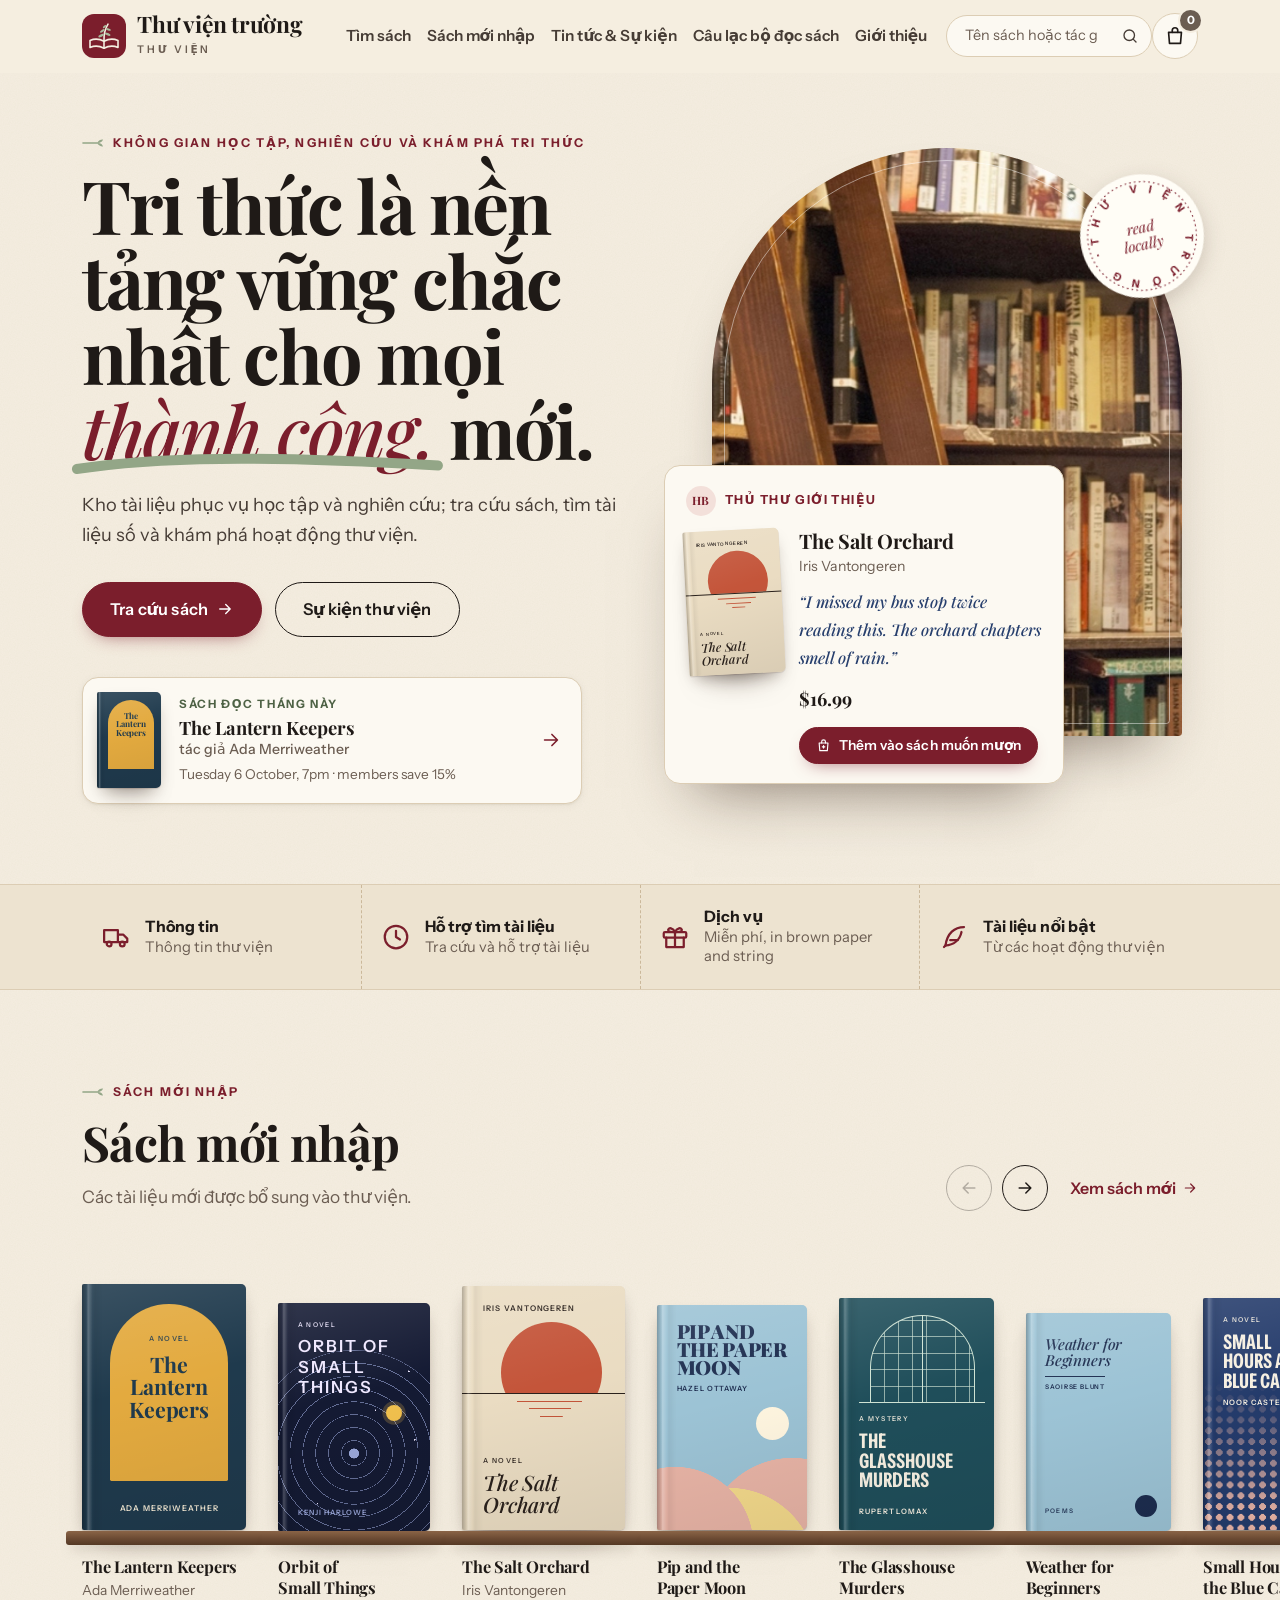
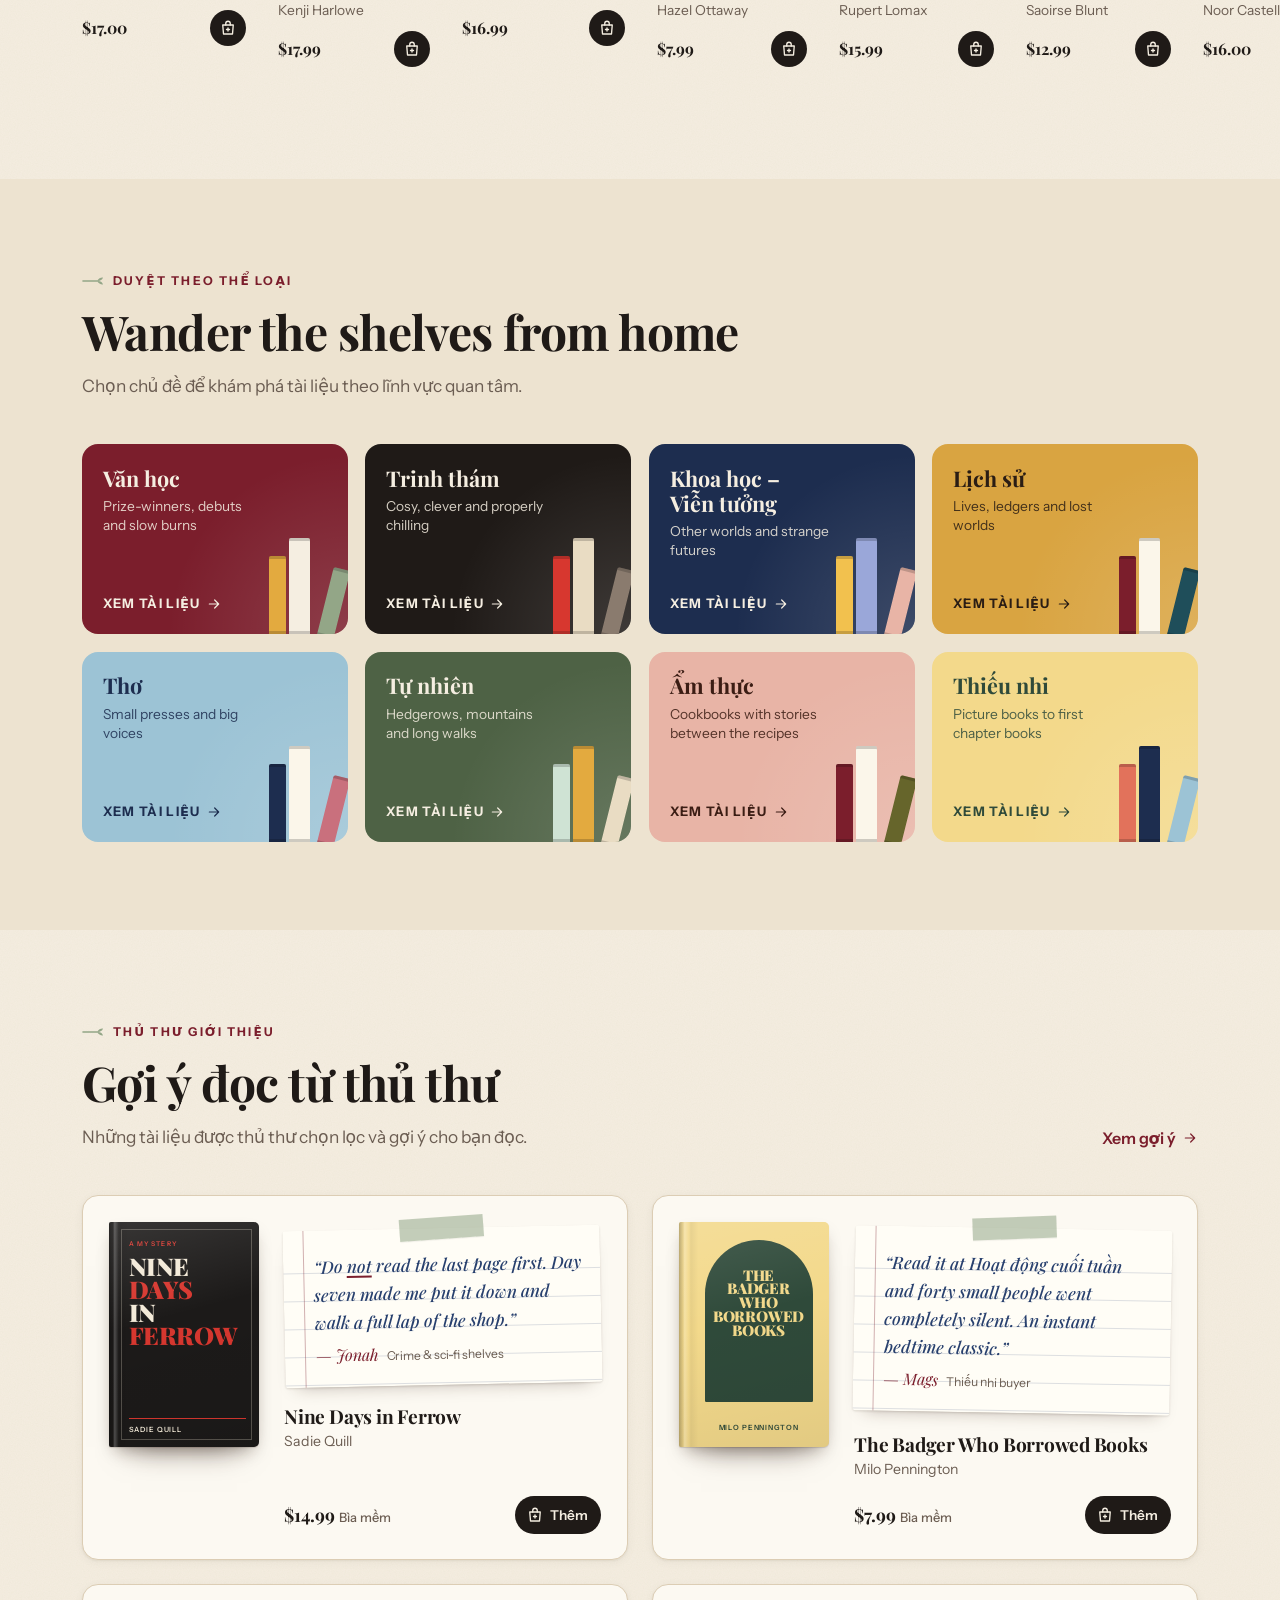
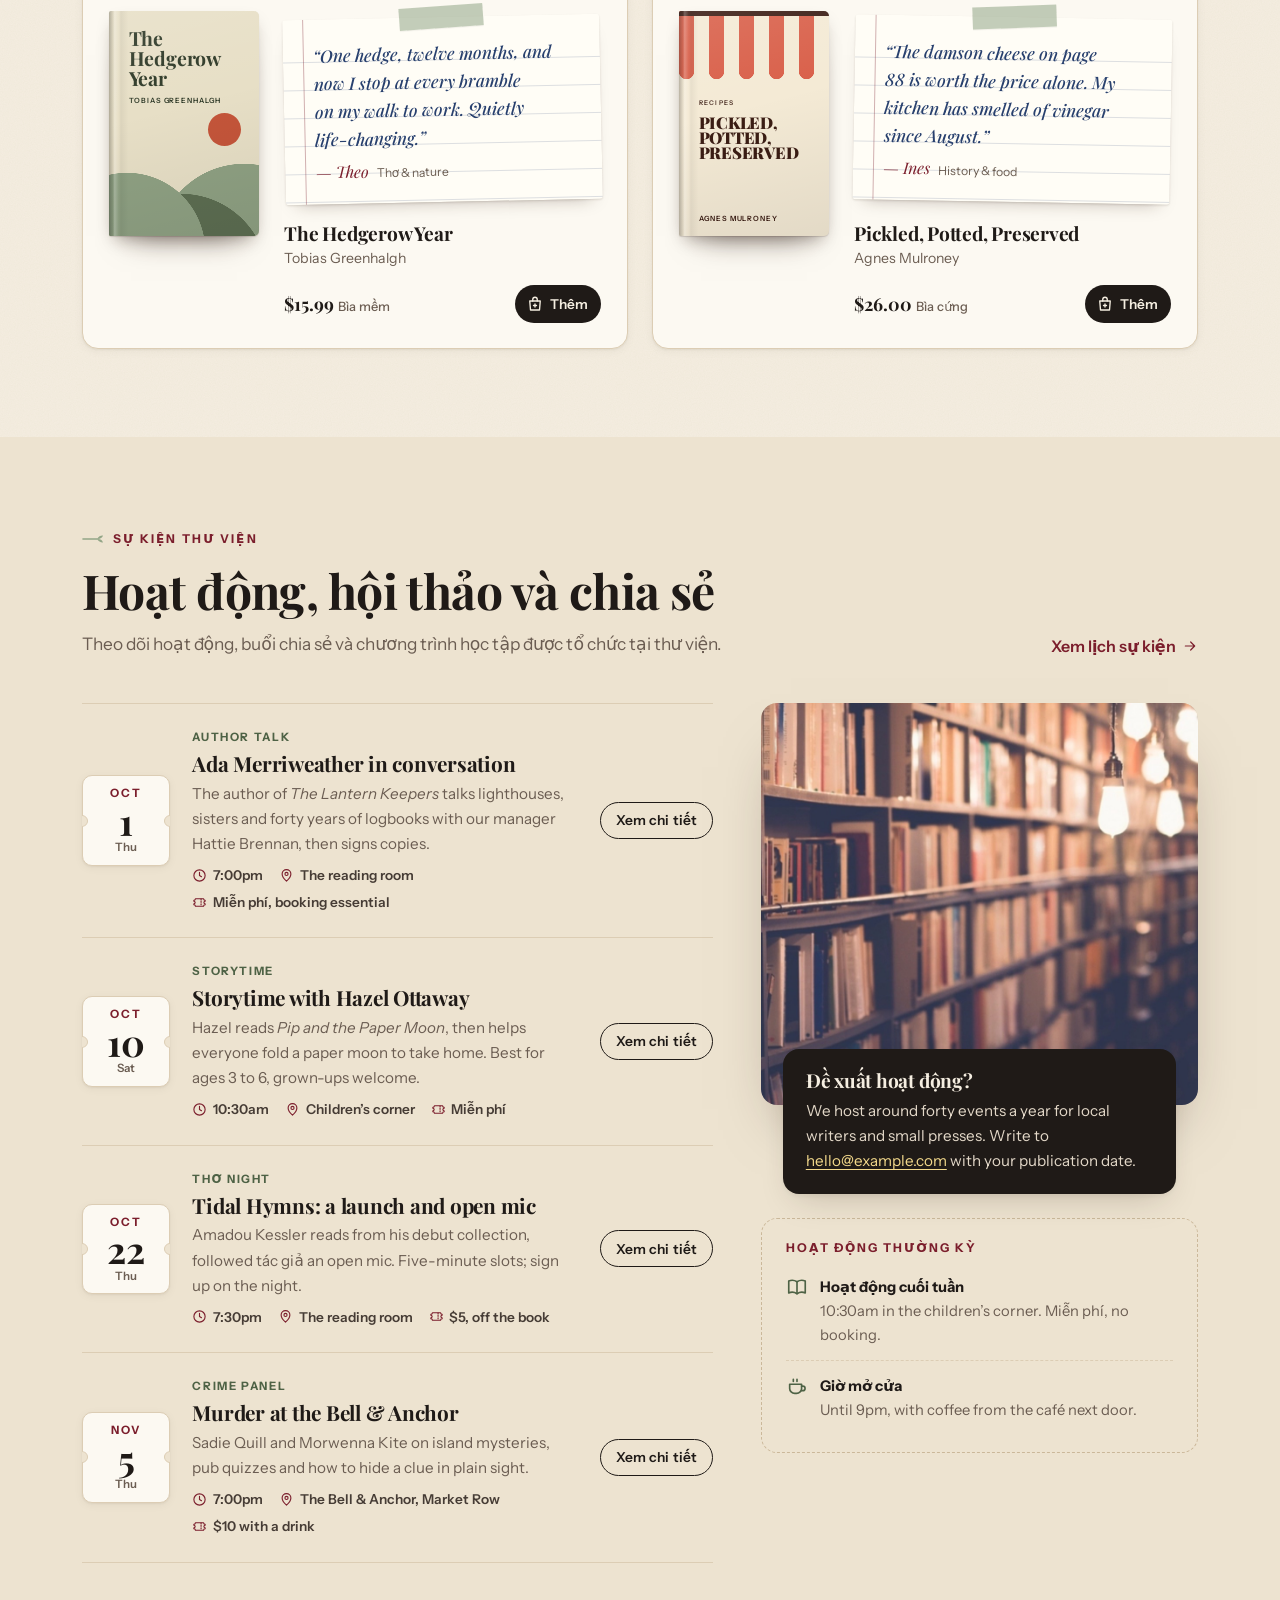
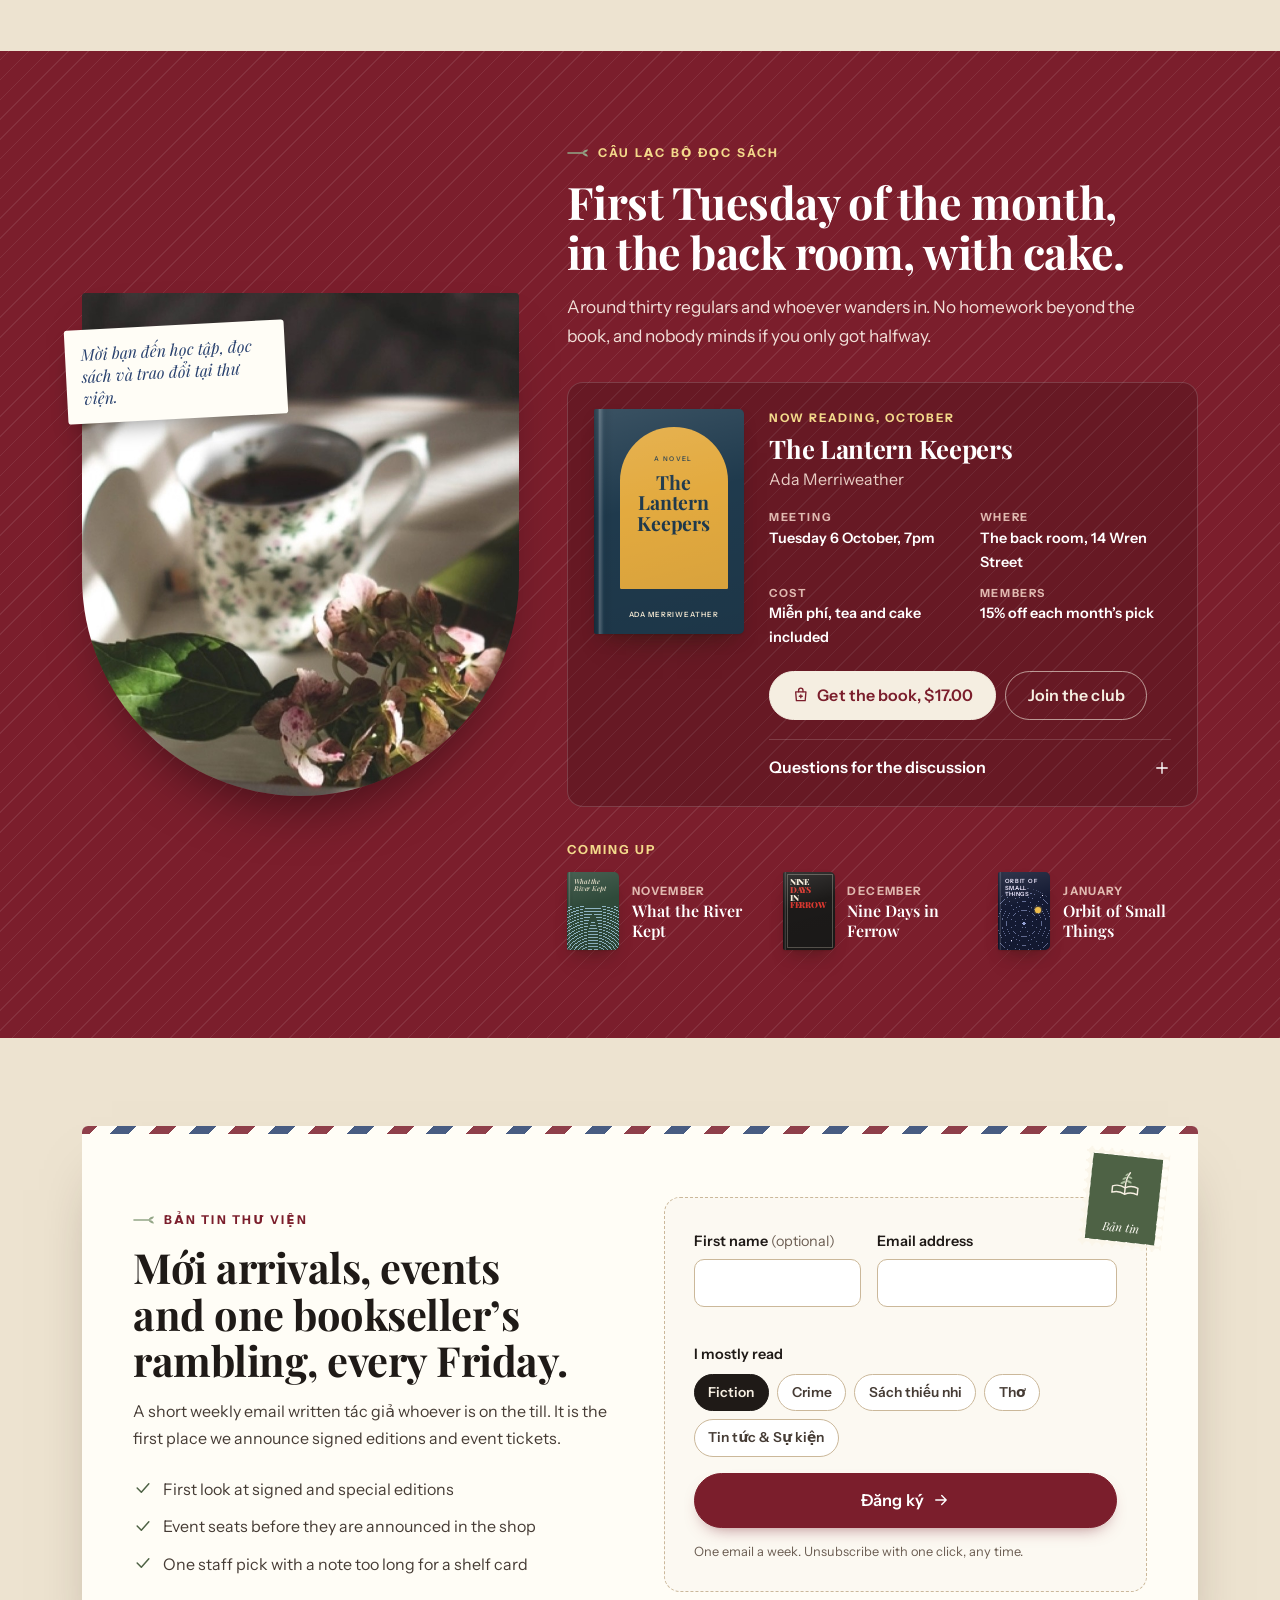
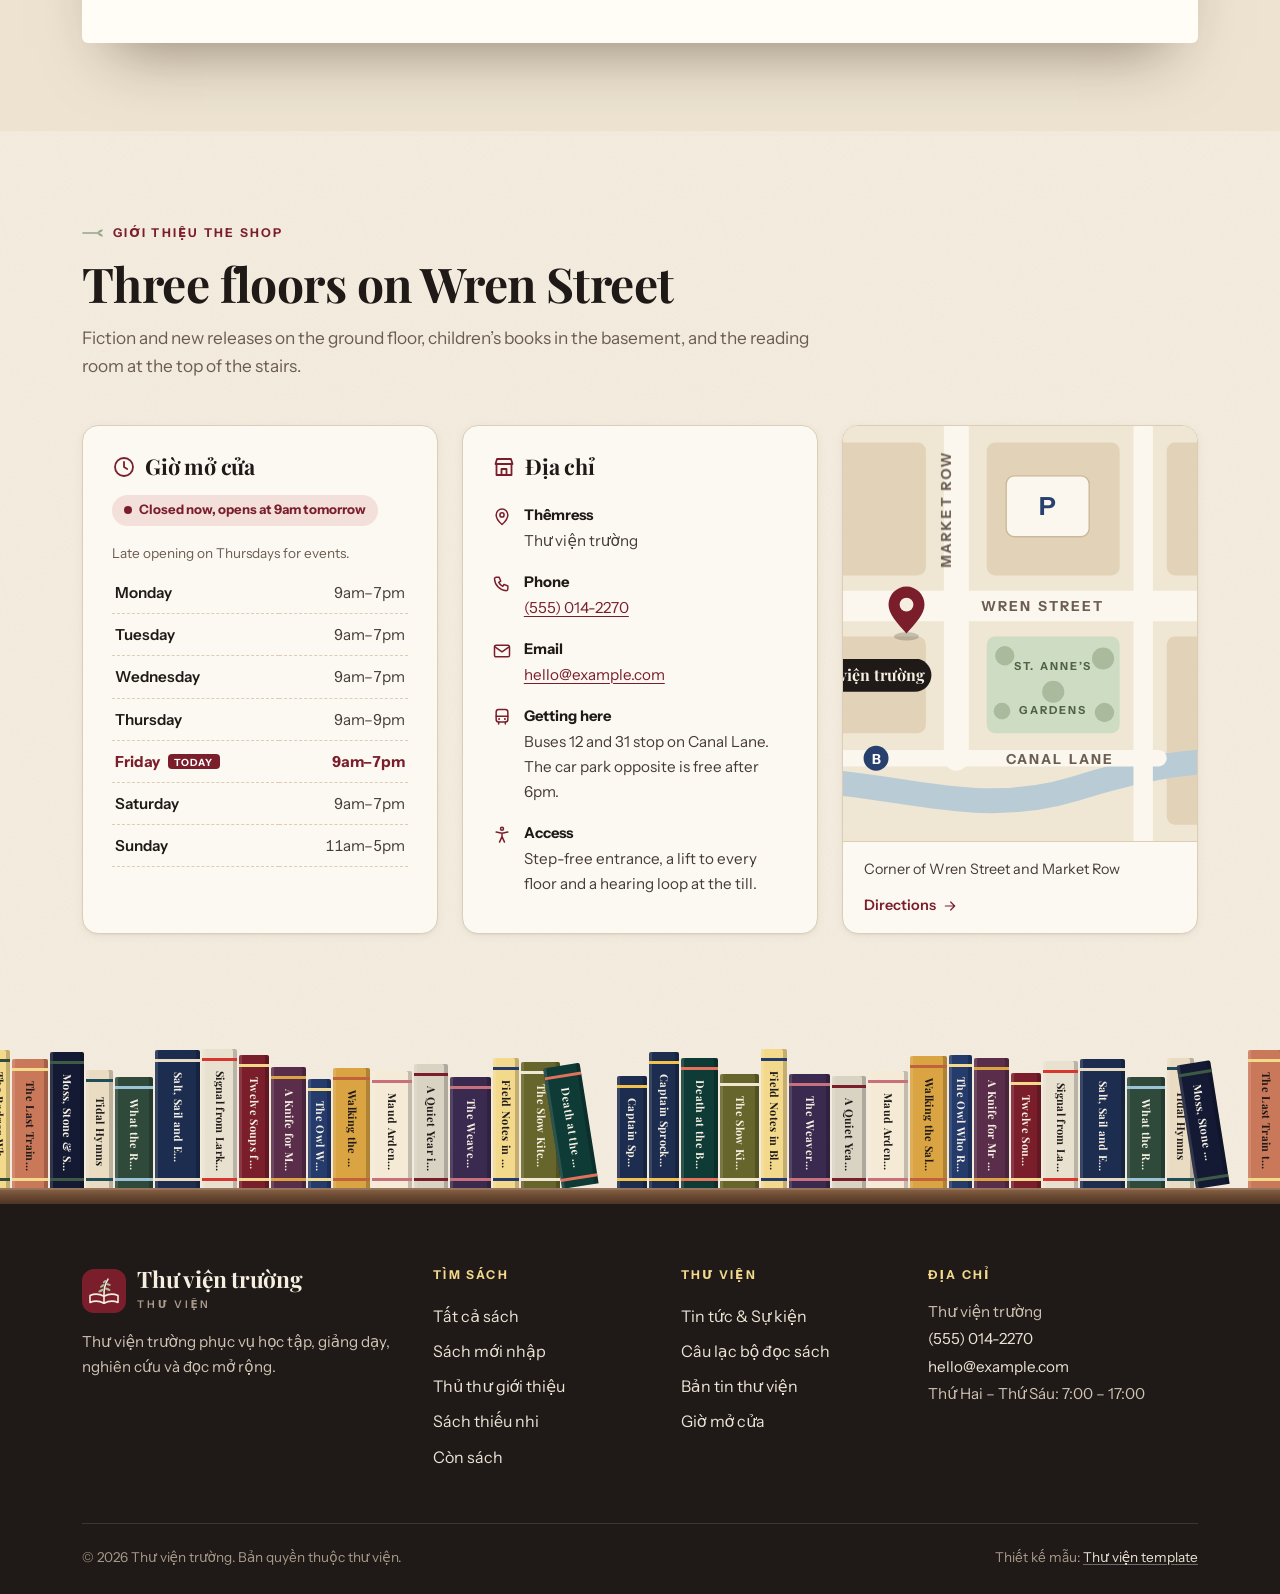
<file: index.html>
<!DOCTYPE html>
<html lang="vi">
<head>
  <script>document.documentElement.classList.add('js')</script>
  <meta charset="utf-8">
  <meta name="viewport" content="width=device-width, initial-scale=1">
  <title>Thư viện trường</title>
  <meta name="description" content="Thư viện trường: an independent bookshop on Wren Street with new releases, staff picks, author events, a monthly book club and a shop you can browse online.">
  <meta name="theme-color" content="#f5eee1">
  <link rel="icon" href="data:image/svg+xml,%3Csvg xmlns='http://www.w3.org/2000/svg' viewBox='0 0 44 44'%3E%3Crect width='44' height='44' rx='12' fill='%237b1e2c'/%3E%3Cpath d='M8 26.5c4.6-2 9.3-1.8 14 .8 4.7-2.6 9.4-2.8 14-.8v7c-4.6-2-9.3-1.8-14 .8-4.7-2.6-9.4-2.8-14-.8Z M22 26.6c-.2-6.2 1-11.6 4-16.4' fill='none' stroke='%23f5eee1' stroke-width='2'/%3E%3C/svg%3E">

  <link rel="preconnect" href="https://fonts.googleapis.com">
  <link rel="preconnect" href="https://fonts.gstatic.com" crossorigin>
  <link href="https://fonts.googleapis.com/css2?family=Instrument+Sans:wdth,wght@75..100,400..700&family=Playfair+Display:ital,wght@0,400..900;1,400..900&display=swap" rel="stylesheet">

  <link rel="stylesheet" href="css/vendor/bootstrap.min.css">
  <link rel="stylesheet" href="css/style.css">
</head>
<body>
  <a class="skip-link" href="#main">Chuyển đến nội dung chính</a>
 
  <!-- ============================ HEADER ============================ -->
  <header class="site-header" data-header>
    <nav class="navbar navbar-expand-lg" aria-label="Điều hướng chính">
      <div class="container">
        <a class="brand" href="index.html" aria-label="Thư viện trường, home">
          <svg class="brand-mark" viewBox="0 0 44 44" aria-hidden="true">
            <rect width="44" height="44" rx="12" fill="#7b1e2c"/>
            <g fill="none" stroke="#f5eee1" stroke-width="1.6" stroke-linecap="round" stroke-linejoin="round">
              <path d="M8 26.5c4.6-2 9.3-1.8 14 .8 4.7-2.6 9.4-2.8 14-.8v7c-4.6-2-9.3-1.8-14 .8-4.7-2.6-9.4-2.8-14-.8Z"/>
              <path d="M22 27.3v7"/>
              <path d="M22 26.6c-.2-6.2 1-11.6 4-16.4"/>
            </g>
            <g fill="#a9bb9c">
              <ellipse cx="19.1" cy="21.6" rx="3.1" ry="1.25" transform="rotate(-28 19.1 21.6)"/>
              <ellipse cx="25.6" cy="20.2" rx="3.1" ry="1.25" transform="rotate(22 25.6 20.2)"/>
              <ellipse cx="20.4" cy="16.9" rx="2.7" ry="1.1" transform="rotate(-34 20.4 16.9)"/>
              <ellipse cx="26.4" cy="15.4" rx="2.5" ry="1.05" transform="rotate(18 26.4 15.4)"/>
              <ellipse cx="22.6" cy="12.6" rx="2.1" ry=".95" transform="rotate(-40 22.6 12.6)"/>
            </g>
          </svg>
          <span>
            <span class="brand-name">Thư viện trường</span>
            <span class="brand-sub">Thư viện</span>
          </span>
        </a>

        <div class="header-actions order-lg-last">
          <button class="cart-btn" type="button" data-bs-toggle="offcanvas" data-bs-target="#cart" aria-controls="cart" aria-label="Mở danh sách sách muốn mượn" data-cart-button>
            <svg viewBox="0 0 24 24" fill="none" stroke="currentColor" stroke-width="1.8" stroke-linecap="round" stroke-linejoin="round" aria-hidden="true"><path d="M5 8h14l-1 12H6L5 8Z"/><path d="M9 8V6a3 3 0 0 1 6 0v2"/></svg>
            <span class="cart-count is-empty" data-cart-count aria-hidden="true">0</span>
          </button>
          <button class="navbar-toggler" type="button" data-bs-toggle="collapse" data-bs-target="#main-nav" aria-controls="main-nav" aria-expanded="false" aria-label="Toggle navigation">
            <span class="toggler-bar"></span>
            <span class="toggler-bar"></span>
            <span class="toggler-bar"></span>
          </button>
        </div>

        <div class="collapse navbar-collapse" id="main-nav">
          <ul class="navbar-nav mx-lg-auto">
            <li class="nav-item"><a class="nav-link" href="shop.html">Tìm sách</a></li>
            <li class="nav-item"><a class="nav-link" href="#new">Sách mới nhập</a></li>
            <li class="nav-item"><a class="nav-link" href="#events">Tin tức & Sự kiện</a></li>
            <li class="nav-item"><a class="nav-link" href="#events">Câu lạc bộ đọc sách</a></li>
            <li class="nav-item"><a class="nav-link" href="#visit">Giới thiệu</a></li>
          </ul>
          <form class="nav-search" action="shop.html" method="get" role="search">
            <label class="visually-hidden" for="nav-q">Tìm sách</label>
            <input id="nav-q" name="q" type="search" placeholder="Tên sách hoặc tác giả" autocomplete="off">
            <button type="submit" aria-label="Search"><svg viewBox="0 0 24 24" fill="none" stroke="currentColor" stroke-width="1.8" stroke-linecap="round" stroke-linejoin="round" aria-hidden="true"><circle cx="11" cy="11" r="7"/><path d="m20 20-3.5-3.5"/></svg></button>
          </form>
        </div>
      </div>
    </nav>
  </header>

  <main id="main">

    <!-- ============================ HERO ============================ -->
    <section class="hero" aria-labelledaria-label="hero-title">
      <div class="container">
        <div class="row align-items-center gy-5 gx-lg-5">
          <div class="col-lg-6">
            <p class="eyebrow">Không gian học tập, nghiên cứu và khám phá tri thức</p>
            <h1 class="hero-title" id="hero-title">Tri thức là nền tảng vững chắc nhất cho mọi<span class="scribble"><em>thành công.</em><svg viewBox="0 0 200 14" preserveAspectRatio="none" aria-hidden="true"><path d="M3 9.5C45 3.5 102 2.6 197 7.8" fill="none" stroke="currentColor" stroke-width="5" stroke-linecap="round"/></svg></span> mới.</h1>
            <p class="hero-lead">Kho tài liệu phục vụ học tập và nghiên cứu; tra cứu sách, tìm tài liệu số và khám phá hoạt động thư viện.</p>
            <div class="hero-actions">
              <a class="btn btn-primary btn-lg" href="shop.html">Tra cứu sách <svg viewBox="0 0 24 24" fill="none" stroke="currentColor" stroke-width="1.8" stroke-linecap="round" stroke-linejoin="round" aria-hidden="true"><path d="M5 12h14M13 6l6 6-6 6"/></svg></a>
              <a class="btn btn-outline-ink btn-lg" href="#events">Sự kiện thư viện</a>
            </div>
            <a class="club-strip" href="#book-club">
              <div data-cover="the-lantern-keepers" class="cover cover--arch " data-f="serif" style="--bg:#1f3a4d;--fg:#f4ead5;--ac:#e3aa3f;--ts:13.00cqi;" aria-hidden="true"><span class="cover-art"></span><span class="cover-text"><span class="cover-kicker">A Novel</span><span class="cover-title"><span>The</span> <span>Lantern</span> <span>Keepers</span></span><span class="cover-author">Ada Merriweather</span></span></div>
              <span>
                <span class="club-strip-label d-block">Sách đọc tháng này</span>
                <span class="club-strip-title d-block">The Lantern Keepers <span>tác giả Ada Merriweather</span></span>
                <span class="club-strip-meta d-block">Tuesday 6 October, 7pm &middot; members save 15%</span>
              </span>
              <svg viewBox="0 0 24 24" fill="none" stroke="currentColor" stroke-width="1.8" stroke-linecap="round" stroke-linejoin="round" aria-hidden="true"><path d="M5 12h14M13 6l6 6-6 6"/></svg>
            </a>
          </div>

          <div class="col-lg-6">
            <div class="hero-visual">
              <figure class="hero-photo m-0">
                <img src="img/hero.jpg" alt="A wooden library ladder leaning against floor-to-ceiling shelves of books" width="1000" height="1250" fetchpriority="high">
              </figure>
              <svg class="hero-stamp" viewBox="0 0 120 120" aria-hidden="true">
                <circle cx="60" cy="60" r="58" fill="#fffdf6"/>
                <circle cx="60" cy="60" r="51" fill="none" stroke="currentColor" stroke-width="1" stroke-dasharray="1.5 3"/>
                <defs><path id="stamp-ring" d="M60 60m-41 0a41 41 0 1 1 82 0a41 41 0 1 1-82 0"/></defs>
                <text font-family="Instrument Sans, sans-serif" font-size="10" font-weight="700" letter-spacing="2" fill="currentColor"><textPath href="#stamp-ring" textLength="252" lengthAdjust="spacing">THƯ VIỆN TRƯỜNG &#183;</textPath></text>
                <text x="60" y="57" text-anchor="middle" font-family="Playfair Display, serif" font-style="italic" font-size="14" fill="currentColor">read</text>
                <text x="60" y="73" text-anchor="middle" font-family="Playfair Display, serif" font-style="italic" font-size="14" fill="currentColor">locally</text>
              </svg>

              <article class="hero-pick" aria-labelledaria-label="hero-pick-title">
                <p class="hero-pick-label"><span class="avatar avatar--sm avatar--rose" aria-hidden="true">HB</span> Thủ thư giới thiệu</p>
                <div class="hero-pick-body">
                  <a class="hero-pick-cover" href="book.html?id=the-salt-orchard" tabindex="-1" aria-hidden="true"><div data-cover="the-salt-orchard" class="cover cover--sun " data-f="italic" style="--bg:#eadcc2;--fg:#2a211c;--ac:#c4553a;--ts:13.00cqi;" aria-hidden="true"><span class="cover-art"></span><span class="cover-text"><span class="cover-kicker">A Novel</span><span class="cover-title"><span>The</span> <span>Salt</span> <span>Orchard</span></span><span class="cover-author">Iris Vantongeren</span></span></div></a>
                  <div>
                    <h2 class="hero-pick-title" id="hero-pick-title"><a href="book.html?id=the-salt-orchard">The Salt Orchard</a></h2>
                    <p class="hero-pick-author">Iris Vantongeren</p>
                    <p class="note-quote">&ldquo;I missed my bus stop twice reading this. The orchard chapters smell of rain.&rdquo;</p>
                    <div class="hero-pick-foot">
                      <span class="price">$16.99</span>
                      <button type="button" class="btn btn-primary btn-sm" data-add="the-salt-orchard" data-format="pb"><svg viewBox="0 0 24 24" fill="none" stroke="currentColor" stroke-width="1.8" stroke-linecap="round" stroke-linejoin="round" aria-hidden="true"><path d="M5 8h14l-1 12H6L5 8Z"/><path d="M9 8V6a3 3 0 0 1 6 0v2"/><path d="M12 12v4M10 14h4"/></svg> Thêm vào sách muốn mượn<span class="visually-hidden">: The Salt Orchard, paperback</span></button>
                    </div>
                  </div>
                </div>
              </article>
            </div>
          </div>
        </div>
      </div>
    </section>

    <!-- ============================ SERVICES ============================ -->
    <section class="services" aria-label="Tìm sách services">
      <div class="container">
        <ul class="services-list">
          <li><svg viewBox="0 0 24 24" fill="none" stroke="currentColor" stroke-width="1.8" stroke-linecap="round" stroke-linejoin="round" aria-hidden="true"><path d="M2.5 6.5h11v9.5h-11zM13.5 10h4.2l3.3 3.3V16h-7.5"/><circle cx="6.5" cy="17.5" r="1.9"/><circle cx="17" cy="17.5" r="1.9"/></svg><span><strong>Thông tin</strong>Thông tin thư viện</span></li>
          <li><svg viewBox="0 0 24 24" fill="none" stroke="currentColor" stroke-width="1.8" stroke-linecap="round" stroke-linejoin="round" aria-hidden="true"><circle cx="12" cy="12" r="9"/><path d="M12 7v5l3.2 2"/></svg><span><strong>Hỗ trợ tìm tài liệu</strong>Tra cứu và hỗ trợ tài liệu</span></li>
          <li><svg viewBox="0 0 24 24" fill="none" stroke="currentColor" stroke-width="1.8" stroke-linecap="round" stroke-linejoin="round" aria-hidden="true"><rect x="3" y="8" width="18" height="4.5" rx="1"/><path d="M5 12.5V20h14v-7.5M12 8v12"/><path d="M12 8C10.5 4.8 6.8 4 6.6 6.4 6.4 8 9.8 8 12 8Zm0 0c1.5-3.2 5.2-4 5.4-1.6C17.6 8 14.2 8 12 8Z"/></svg><span><strong>Dịch vụ</strong>Miễn phí, in brown paper and string</span></li>
          <li><svg viewBox="0 0 24 24" fill="none" stroke="currentColor" stroke-width="1.8" stroke-linecap="round" stroke-linejoin="round" aria-hidden="true"><path d="M20 4C12.5 4 6.5 9 5.2 18.8"/><path d="M5.2 18.8C11.5 18.4 16.6 14.6 18 8"/><path d="M4 20l1.2-1.2M9 14.5h6"/></svg><span><strong>Tài liệu nổi bật</strong>Từ các hoạt động thư viện</span></li>
        </ul>
      </div>
    </section>

    <!-- ============================ NEW RELEASES ============================ -->
    <section class="section" id="new" aria-labelledaria-label="new-title">
      <div class="container">
        <div class="section-head section-head--row reveal">
          <div>
            <p class="eyebrow">Sách mới nhập</p>
            <h2 class="section-title" id="new-title">Sách mới nhập</h2>
            <p class="section-lead">Các tài liệu mới được bổ sung vào thư viện.</p>
          </div>
          <div class="shelf-nav">
            <button type="button" class="shelf-btn" data-shelf-prev aria-controls="new-track" aria-label="Scroll new releases back"><svg viewBox="0 0 24 24" fill="none" stroke="currentColor" stroke-width="1.8" stroke-linecap="round" stroke-linejoin="round" aria-hidden="true"><path d="M19 12H5M11 6l-6 6 6 6"/></svg></button>
            <button type="button" class="shelf-btn" data-shelf-next aria-controls="new-track" aria-label="Scroll new releases forward"><svg viewBox="0 0 24 24" fill="none" stroke="currentColor" stroke-width="1.8" stroke-linecap="round" stroke-linejoin="round" aria-hidden="true"><path d="M5 12h14M13 6l6 6-6 6"/></svg></button>
            <a class="link-arrow" href="shop.html?sort=newest">Xem sách mới <svg viewBox="0 0 24 24" fill="none" stroke="currentColor" stroke-width="1.8" stroke-linecap="round" stroke-linejoin="round" aria-hidden="true"><path d="M5 12h14M13 6l6 6-6 6"/></svg></a>
          </div>
        </div>
      </div>
      <div class="shelf" data-shelf>
        <div class="shelf-track" id="new-track" data-shelf-track tabindex="0" role="region" aria-label="Sách mới nhập, scrolls sideways">
          <ul class="shelf-list">
            <li class="shelf-item" style="--s:1.04">
      <a class="shelf-cover" href="book.html?id=the-lantern-keepers" tabindex="-1" aria-hidden="true"><div data-cover="the-lantern-keepers" class="cover cover--arch " data-f="serif" style="--bg:#1f3a4d;--fg:#f4ead5;--ac:#e3aa3f;--ts:13.00cqi;" aria-hidden="true"><span class="cover-art"></span><span class="cover-text"><span class="cover-kicker">A Novel</span><span class="cover-title"><span>The</span> <span>Lantern</span> <span>Keepers</span></span><span class="cover-author">Ada Merriweather</span></span></div></a>
      <h3 class="shelf-title"><a href="book.html?id=the-lantern-keepers">The Lantern Keepers</a></h3>
      <p class="shelf-author">Ada Merriweather</p>
      <div class="shelf-foot">
        <span class="shelf-price">$17.00</span>
        <button type="button" class="btn-add btn-add--sm" data-add="the-lantern-keepers" data-format="pb" aria-label="Thêm The Lantern Keepers, paperback, to danh sách muốn mượn"><svg viewBox="0 0 24 24" fill="none" stroke="currentColor" stroke-width="1.8" stroke-linecap="round" stroke-linejoin="round" aria-hidden="true"><path d="M5 8h14l-1 12H6L5 8Z"/><path d="M9 8V6a3 3 0 0 1 6 0v2"/><path d="M12 12v4M10 14h4"/></svg></button>
      </div>
    </li>
            <li class="shelf-item" style="--s:0.96">
      <a class="shelf-cover" href="book.html?id=orbit-of-small-things" tabindex="-1" aria-hidden="true"><div data-cover="orbit-of-small-things" class="cover cover--orbit " data-f="wide" style="--bg:#141a33;--fg:#efe8ff;--ac:#f2c14e;--ts:11.00cqi;--a2:#9aa7d9;" aria-hidden="true"><span class="cover-art"></span><span class="cover-text"><span class="cover-kicker">A Novel</span><span class="cover-title"><span>Orbit</span> <span>of</span> <span>Small</span> <span>Things</span></span><span class="cover-author">Kenji Harlowe</span></span></div></a>
      <h3 class="shelf-title"><a href="book.html?id=orbit-of-small-things">Orbit of Small Things</a></h3>
      <p class="shelf-author">Kenji Harlowe</p>
      <div class="shelf-foot">
        <span class="shelf-price">$17.99</span>
        <button type="button" class="btn-add btn-add--sm" data-add="orbit-of-small-things" data-format="pb" aria-label="Thêm Orbit of Small Things, paperback, to danh sách muốn mượn"><svg viewBox="0 0 24 24" fill="none" stroke="currentColor" stroke-width="1.8" stroke-linecap="round" stroke-linejoin="round" aria-hidden="true"><path d="M5 8h14l-1 12H6L5 8Z"/><path d="M9 8V6a3 3 0 0 1 6 0v2"/><path d="M12 12v4M10 14h4"/></svg></button>
      </div>
    </li>
            <li class="shelf-item" style="--s:1.03">
      <a class="shelf-cover" href="book.html?id=the-salt-orchard" tabindex="-1" aria-hidden="true"><div data-cover="the-salt-orchard" class="cover cover--sun " data-f="italic" style="--bg:#eadcc2;--fg:#2a211c;--ac:#c4553a;--ts:13.00cqi;" aria-hidden="true"><span class="cover-art"></span><span class="cover-text"><span class="cover-kicker">A Novel</span><span class="cover-title"><span>The</span> <span>Salt</span> <span>Orchard</span></span><span class="cover-author">Iris Vantongeren</span></span></div></a>
      <h3 class="shelf-title"><a href="book.html?id=the-salt-orchard">The Salt Orchard</a></h3>
      <p class="shelf-author">Iris Vantongeren</p>
      <div class="shelf-foot">
        <span class="shelf-price">$16.99</span>
        <button type="button" class="btn-add btn-add--sm" data-add="the-salt-orchard" data-format="pb" aria-label="Thêm The Salt Orchard, paperback, to danh sách muốn mượn"><svg viewBox="0 0 24 24" fill="none" stroke="currentColor" stroke-width="1.8" stroke-linecap="round" stroke-linejoin="round" aria-hidden="true"><path d="M5 8h14l-1 12H6L5 8Z"/><path d="M9 8V6a3 3 0 0 1 6 0v2"/><path d="M12 12v4M10 14h4"/></svg></button>
      </div>
    </li>
            <li class="shelf-item" style="--s:0.95">
      <a class="shelf-cover" href="book.html?id=pip-and-the-paper-moon" tabindex="-1" aria-hidden="true"><div data-cover="pip-and-the-paper-moon" class="cover cover--blob " data-f="black" style="--bg:#9cc3d5;--fg:#1d2d4f;--ac:#f3d98b;--ts:13.00cqi;--a2:#e8b4a6;--a3:#fff6e0;" aria-hidden="true"><span class="cover-art"></span><span class="cover-text"><span class="cover-title"><span>Pip</span> <span>and</span> <span>the</span> <span>Paper</span> <span>Moon</span></span><span class="cover-author">Hazel Ottaway</span></span></div></a>
      <h3 class="shelf-title"><a href="book.html?id=pip-and-the-paper-moon">Pip and the Paper Moon</a></h3>
      <p class="shelf-author">Hazel Ottaway</p>
      <div class="shelf-foot">
        <span class="shelf-price">$7.99</span>
        <button type="button" class="btn-add btn-add--sm" data-add="pip-and-the-paper-moon" data-format="pb" aria-label="Thêm Pip and the Paper Moon, paperback, to danh sách muốn mượn"><svg viewBox="0 0 24 24" fill="none" stroke="currentColor" stroke-width="1.8" stroke-linecap="round" stroke-linejoin="round" aria-hidden="true"><path d="M5 8h14l-1 12H6L5 8Z"/><path d="M9 8V6a3 3 0 0 1 6 0v2"/><path d="M12 12v4M10 14h4"/></svg></button>
      </div>
    </li>
            <li class="shelf-item" style="--s:0.98">
      <a class="shelf-cover" href="book.html?id=the-glasshouse-murders" tabindex="-1" aria-hidden="true"><div data-cover="the-glasshouse-murders" class="cover cover--grid " data-f="sans" style="--bg:#1f4e5a;--fg:#f6efe1;--ac:#cfe3d4;--ts:13.00cqi;" aria-hidden="true"><span class="cover-art"></span><span class="cover-text"><span class="cover-kicker">A Mystery</span><span class="cover-title"><span>The</span> <span>Glasshouse</span> <span>Murders</span></span><span class="cover-author">Rupert Lomax</span></span></div></a>
      <h3 class="shelf-title"><a href="book.html?id=the-glasshouse-murders">The Glasshouse Murders</a></h3>
      <p class="shelf-author">Rupert Lomax</p>
      <div class="shelf-foot">
        <span class="shelf-price">$15.99</span>
        <button type="button" class="btn-add btn-add--sm" data-add="the-glasshouse-murders" data-format="pb" aria-label="Thêm The Glasshouse Murders, paperback, to danh sách muốn mượn"><svg viewBox="0 0 24 24" fill="none" stroke="currentColor" stroke-width="1.8" stroke-linecap="round" stroke-linejoin="round" aria-hidden="true"><path d="M5 8h14l-1 12H6L5 8Z"/><path d="M9 8V6a3 3 0 0 1 6 0v2"/><path d="M12 12v4M10 14h4"/></svg></button>
      </div>
    </li>
            <li class="shelf-item" style="--s:0.92">
      <a class="shelf-cover" href="book.html?id=weather-for-beginners" tabindex="-1" aria-hidden="true"><div data-cover="weather-for-beginners" class="cover cover--line " data-f="italic" style="--bg:#9cc3d5;--fg:#1d2d4f;--ac:#1d2d4f;--ts:10.50cqi;" aria-hidden="true"><span class="cover-art"></span><span class="cover-text"><span class="cover-kicker">Poems</span><span class="cover-title"><span>Weather</span> <span>for</span> <span>Beginners</span></span><span class="cover-author">Saoirse Blunt</span></span></div></a>
      <h3 class="shelf-title"><a href="book.html?id=weather-for-beginners">Weather for Beginners</a></h3>
      <p class="shelf-author">Saoirse Blunt</p>
      <div class="shelf-foot">
        <span class="shelf-price">$12.99</span>
        <button type="button" class="btn-add btn-add--sm" data-add="weather-for-beginners" data-format="pb" aria-label="Thêm Weather for Beginners, paperback, to danh sách muốn mượn"><svg viewBox="0 0 24 24" fill="none" stroke="currentColor" stroke-width="1.8" stroke-linecap="round" stroke-linejoin="round" aria-hidden="true"><path d="M5 8h14l-1 12H6L5 8Z"/><path d="M9 8V6a3 3 0 0 1 6 0v2"/><path d="M12 12v4M10 14h4"/></svg></button>
      </div>
    </li>
            <li class="shelf-item" style="--s:0.98">
      <a class="shelf-cover" href="book.html?id=small-hours-at-the-blue-cafe" tabindex="-1" aria-hidden="true"><div data-cover="small-hours-at-the-blue-cafe" class="cover cover--dots " data-f="sans" style="--bg:#243b6b;--fg:#f6efe1;--ac:#e8b4a6;--ts:13.00cqi;" aria-hidden="true"><span class="cover-art"></span><span class="cover-text"><span class="cover-kicker">A Novel</span><span class="cover-title"><span>Small</span> <span>Hours</span> <span>at</span> <span>the</span> <span>Blue</span> <span>Café</span></span><span class="cover-author">Noor Castellane</span></span></div></a>
      <h3 class="shelf-title"><a href="book.html?id=small-hours-at-the-blue-cafe">Small Hours at the Blue Café</a></h3>
      <p class="shelf-author">Noor Castellane</p>
      <div class="shelf-foot">
        <span class="shelf-price">$16.00</span>
        <button type="button" class="btn-add btn-add--sm" data-add="small-hours-at-the-blue-cafe" data-format="pb" aria-label="Thêm Small Hours at the Blue Café, paperback, to danh sách muốn mượn"><svg viewBox="0 0 24 24" fill="none" stroke="currentColor" stroke-width="1.8" stroke-linecap="round" stroke-linejoin="round" aria-hidden="true"><path d="M5 8h14l-1 12H6L5 8Z"/><path d="M9 8V6a3 3 0 0 1 6 0v2"/><path d="M12 12v4M10 14h4"/></svg></button>
      </div>
    </li>
            <li class="shelf-item" style="--s:1.00">
      <a class="shelf-cover" href="book.html?id=moss-stone-and-starlight" tabindex="-1" aria-hidden="true"><div data-cover="moss-stone-and-starlight" class="cover cover--peaks " data-f="serif" style="--bg:#141a33;--fg:#f2e9d0;--ac:#3d5a45;--ts:13.00cqi;--a2:#5d7a5a;" aria-hidden="true"><span class="cover-art"></span><span class="cover-text"><span class="cover-title"><span>Moss,</span> <span>Stone</span> <span>&amp;</span> <span>Starlight</span></span><span class="cover-author">Leif Andersen-Hart</span></span></div></a>
      <h3 class="shelf-title"><a href="book.html?id=moss-stone-and-starlight">Moss, Stone &amp; Starlight</a></h3>
      <p class="shelf-author">Leif Andersen-Hart</p>
      <div class="shelf-foot">
        <span class="shelf-price">$16.99</span>
        <button type="button" class="btn-add btn-add--sm" data-add="moss-stone-and-starlight" data-format="pb" aria-label="Thêm Moss, Stone &amp; Starlight, paperback, to danh sách muốn mượn"><svg viewBox="0 0 24 24" fill="none" stroke="currentColor" stroke-width="1.8" stroke-linecap="round" stroke-linejoin="round" aria-hidden="true"><path d="M5 8h14l-1 12H6L5 8Z"/><path d="M9 8V6a3 3 0 0 1 6 0v2"/><path d="M12 12v4M10 14h4"/></svg></button>
      </div>
    </li>
            <li class="shelf-item" style="--s:1.02">
      <a class="shelf-cover" href="book.html?id=tidal-hymns" tabindex="-1" aria-hidden="true"><div data-cover="tidal-hymns" class="cover cover--waves " data-f="serif" style="--bg:#e9dcc3;--fg:#1f4e5a;--ac:#1f4e5a;--ts:13.00cqi;" aria-hidden="true"><span class="cover-art"></span><span class="cover-text"><span class="cover-kicker">Poems</span><span class="cover-title"><span>Tidal</span> <span>Hymns</span></span><span class="cover-author">Amadou Kessler</span></span></div></a>
      <h3 class="shelf-title"><a href="book.html?id=tidal-hymns">Tidal Hymns</a></h3>
      <p class="shelf-author">Amadou Kessler</p>
      <div class="shelf-foot">
        <span class="shelf-price">$13.99</span>
        <button type="button" class="btn-add btn-add--sm" data-add="tidal-hymns" data-format="pb" aria-label="Thêm Tidal Hymns, paperback, to danh sách muốn mượn"><svg viewBox="0 0 24 24" fill="none" stroke="currentColor" stroke-width="1.8" stroke-linecap="round" stroke-linejoin="round" aria-hidden="true"><path d="M5 8h14l-1 12H6L5 8Z"/><path d="M9 8V6a3 3 0 0 1 6 0v2"/><path d="M12 12v4M10 14h4"/></svg></button>
      </div>
    </li>
            <li class="shelf-item" style="--s:1.02">
      <a class="shelf-cover" href="book.html?id=signal-from-lark-station" tabindex="-1" aria-hidden="true"><div data-cover="signal-from-lark-station" class="cover cover--signal " data-f="sans" style="--bg:#e8e1d0;--fg:#1e1916;--ac:#d7372f;--ts:13.00cqi;--a2:#243b6b;" aria-hidden="true"><span class="cover-art"></span><span class="cover-text"><span class="cover-kicker">A Novel</span><span class="cover-title"><span>Signal</span> <span>from</span> <span>Lark</span> <span>Station</span></span><span class="cover-author">Mina Solberg</span></span></div></a>
      <h3 class="shelf-title"><a href="book.html?id=signal-from-lark-station">Signal from Lark Station</a></h3>
      <p class="shelf-author">Mina Solberg</p>
      <div class="shelf-foot">
        <span class="shelf-price">$15.99</span>
        <button type="button" class="btn-add btn-add--sm" data-add="signal-from-lark-station" data-format="pb" aria-label="Thêm Signal from Lark Station, paperback, to danh sách muốn mượn"><svg viewBox="0 0 24 24" fill="none" stroke="currentColor" stroke-width="1.8" stroke-linecap="round" stroke-linejoin="round" aria-hidden="true"><path d="M5 8h14l-1 12H6L5 8Z"/><path d="M9 8V6a3 3 0 0 1 6 0v2"/><path d="M12 12v4M10 14h4"/></svg></button>
      </div>
    </li>
          </ul>
        </div>
      </div>
    </section>

    <!-- ============================ GENRES ============================ -->
    <section class="section section--paper2" id="genres" aria-labelledaria-label="genres-title">
      <div class="container">
        <div class="section-head reveal">
          <p class="eyebrow">Duyệt theo thể loại</p>
          <h2 class="section-title" id="genres-title">Wander the shelves from home</h2>
          <p class="section-lead">Chọn chủ đề để khám phá tài liệu theo lĩnh vực quan tâm.</p>
        </div>
        <div class="genre-grid">
          <a class="genre-tile reveal" href="shop.html?genre=fiction" style="--tile:#7b1e2c;--tile-fg:#f5eee1;--s1:#e3aa3f;--s2:#f5eee1;--s3:#93a687">
            <span class="genre-name">Văn học</span>
            <span class="genre-desc">Prize-winners, debuts and slow burns</span>
            <span class="genre-go">Xem tài liệu <svg viewBox="0 0 24 24" fill="none" stroke="currentColor" stroke-width="1.8" stroke-linecap="round" stroke-linejoin="round" aria-hidden="true"><path d="M5 12h14M13 6l6 6-6 6"/></svg></span>
            <span class="genre-stack" aria-hidden="true"><i></i><i></i><i></i></span>
          </a>
          <a class="genre-tile reveal reveal-d1" href="shop.html?genre=crime" style="--tile:#1f1a17;--tile-fg:#f5eee1;--s1:#d7372f;--s2:#e9dcc3;--s3:#8a7b6e">
            <span class="genre-name">Trinh thám</span>
            <span class="genre-desc">Cosy, clever and properly chilling</span>
            <span class="genre-go">Xem tài liệu <svg viewBox="0 0 24 24" fill="none" stroke="currentColor" stroke-width="1.8" stroke-linecap="round" stroke-linejoin="round" aria-hidden="true"><path d="M5 12h14M13 6l6 6-6 6"/></svg></span>
            <span class="genre-stack" aria-hidden="true"><i></i><i></i><i></i></span>
          </a>
          <a class="genre-tile reveal reveal-d2" href="shop.html?genre=sff" style="--tile:#1d2d4f;--tile-fg:#f5eee1;--s1:#f2c14e;--s2:#9aa7d9;--s3:#e8b4a6">
            <span class="genre-name">Khoa học – Viễn tưởng</span>
            <span class="genre-desc">Other worlds and strange futures</span>
            <span class="genre-go">Xem tài liệu <svg viewBox="0 0 24 24" fill="none" stroke="currentColor" stroke-width="1.8" stroke-linecap="round" stroke-linejoin="round" aria-hidden="true"><path d="M5 12h14M13 6l6 6-6 6"/></svg></span>
            <span class="genre-stack" aria-hidden="true"><i></i><i></i><i></i></span>
          </a>
          <a class="genre-tile reveal reveal-d3" href="shop.html?genre=history" style="--tile:#d9a441;--tile-fg:#2a1d14;--s1:#7b1e2c;--s2:#fbf6ea;--s3:#1f4e5a">
            <span class="genre-name">Lịch sử</span>
            <span class="genre-desc">Lives, ledgers and lost worlds</span>
            <span class="genre-go">Xem tài liệu <svg viewBox="0 0 24 24" fill="none" stroke="currentColor" stroke-width="1.8" stroke-linecap="round" stroke-linejoin="round" aria-hidden="true"><path d="M5 12h14M13 6l6 6-6 6"/></svg></span>
            <span class="genre-stack" aria-hidden="true"><i></i><i></i><i></i></span>
          </a>
          <a class="genre-tile reveal" href="shop.html?genre=poetry" style="--tile:#9cc3d5;--tile-fg:#1d2d4f;--s1:#1d2d4f;--s2:#fbf6ea;--s3:#c9707d">
            <span class="genre-name">Thơ</span>
            <span class="genre-desc">Small presses and big voices</span>
            <span class="genre-go">Xem tài liệu <svg viewBox="0 0 24 24" fill="none" stroke="currentColor" stroke-width="1.8" stroke-linecap="round" stroke-linejoin="round" aria-hidden="true"><path d="M5 12h14M13 6l6 6-6 6"/></svg></span>
            <span class="genre-stack" aria-hidden="true"><i></i><i></i><i></i></span>
          </a>
          <a class="genre-tile reveal reveal-d1" href="shop.html?genre=nature" style="--tile:#4e6245;--tile-fg:#f5eee1;--s1:#cfe3d4;--s2:#e3aa3f;--s3:#e9dcc3">
            <span class="genre-name">Tự nhiên</span>
            <span class="genre-desc">Hedgerows, mountains and long walks</span>
            <span class="genre-go">Xem tài liệu <svg viewBox="0 0 24 24" fill="none" stroke="currentColor" stroke-width="1.8" stroke-linecap="round" stroke-linejoin="round" aria-hidden="true"><path d="M5 12h14M13 6l6 6-6 6"/></svg></span>
            <span class="genre-stack" aria-hidden="true"><i></i><i></i><i></i></span>
          </a>
          <a class="genre-tile reveal reveal-d2" href="shop.html?genre=food" style="--tile:#e8b4a6;--tile-fg:#3b1d14;--s1:#7b1e2c;--s2:#fbf6ea;--s3:#66652b">
            <span class="genre-name">Ẩm thực</span>
            <span class="genre-desc">Cookbooks with stories between the recipes</span>
            <span class="genre-go">Xem tài liệu <svg viewBox="0 0 24 24" fill="none" stroke="currentColor" stroke-width="1.8" stroke-linecap="round" stroke-linejoin="round" aria-hidden="true"><path d="M5 12h14M13 6l6 6-6 6"/></svg></span>
            <span class="genre-stack" aria-hidden="true"><i></i><i></i><i></i></span>
          </a>
          <a class="genre-tile reveal reveal-d3" href="shop.html?genre=kids" style="--tile:#f3d98b;--tile-fg:#2f4a3a;--s1:#e2725b;--s2:#1d2d4f;--s3:#9cc3d5">
            <span class="genre-name">Thiếu nhi</span>
            <span class="genre-desc">Picture books to first chapter books</span>
            <span class="genre-go">Xem tài liệu <svg viewBox="0 0 24 24" fill="none" stroke="currentColor" stroke-width="1.8" stroke-linecap="round" stroke-linejoin="round" aria-hidden="true"><path d="M5 12h14M13 6l6 6-6 6"/></svg></span>
            <span class="genre-stack" aria-hidden="true"><i></i><i></i><i></i></span>
          </a>
        </div>
      </div>
    </section>

    <!-- ============================ STAFF PICKS ============================ -->
    <section class="section" id="staff-picks" aria-labelledaria-label="picks-title">
      <div class="container">
        <div class="section-head section-head--row reveal">
          <div>
            <p class="eyebrow">Thủ thư giới thiệu</p>
            <h2 class="section-title" id="picks-title">Gợi ý đọc từ thủ thư</h2>
            <p class="section-lead">Những tài liệu được thủ thư chọn lọc và gợi ý cho bạn đọc.</p>
          </div>
          <a class="link-arrow" href="shop.html?picks=1">Xem gợi ý <svg viewBox="0 0 24 24" fill="none" stroke="currentColor" stroke-width="1.8" stroke-linecap="round" stroke-linejoin="round" aria-hidden="true"><path d="M5 12h14M13 6l6 6-6 6"/></svg></a>
        </div>
        <div class="row row-cols-1 row-cols-lg-2 g-4">
          
            <div class="col">
              <article class="pick reveal">
                <a class="pick-cover" href="book.html?id=nine-days-in-ferrow" tabindex="-1" aria-hidden="true"><div data-cover="nine-days-in-ferrow" class="cover cover--bigtype " data-f="black" style="--bg:#1c1a19;--fg:#f3ead8;--ac:#d7372f;--ts:16.23cqi;" aria-hidden="true"><span class="cover-art"></span><span class="cover-text"><span class="cover-kicker">A Mystery</span><span class="cover-title"><span>Nine</span> <span>Days</span> <span>in</span> <span>Ferrow</span></span><span class="cover-author">Sadie Quill</span></span></div></a>
                <div class="note">
                  <p class="note-text">&ldquo;Do <u>not</u> read the last page first. Day seven made me put it down and walk a full lap of the shop.&rdquo;</p>
                  <p class="note-sig"><span>&mdash; Jonah</span> <small>Crime & sci-fi shelves</small></p>
                </div>
                <h3 class="pick-title"><a href="book.html?id=nine-days-in-ferrow">Nine Days in Ferrow</a></h3>
                <p class="pick-author">Sadie Quill</p>
                <div class="pick-foot">
                  <span class="price">$14.99 <span>Bìa mềm</span></span>
                  <button type="button" class="btn-add" data-add="nine-days-in-ferrow" data-format="pb" aria-label="Thêm Nine Days in Ferrow, paperback, to danh sách muốn mượn"><svg viewBox="0 0 24 24" fill="none" stroke="currentColor" stroke-width="1.8" stroke-linecap="round" stroke-linejoin="round" aria-hidden="true"><path d="M5 8h14l-1 12H6L5 8Z"/><path d="M9 8V6a3 3 0 0 1 6 0v2"/><path d="M12 12v4M10 14h4"/></svg><span class="btn-add-label">Thêm</span></button>
                </div>
              </article>
            </div>
            <div class="col">
              <article class="pick reveal reveal-d1">
                <a class="pick-cover" href="book.html?id=the-badger-who-borrowed-books" tabindex="-1" aria-hidden="true"><div data-cover="the-badger-who-borrowed-books" class="cover cover--arch " data-f="black" style="--bg:#f3d98b;--fg:#2f4a3a;--ac:#2f4a3a;--ts:9.87cqi;" aria-hidden="true"><span class="cover-art"></span><span class="cover-text"><span class="cover-title"><span>The</span> <span>Badger</span> <span>Who</span> <span>Borrowed</span> <span>Books</span></span><span class="cover-author">Milo Pennington</span></span></div></a>
                <div class="note">
                  <p class="note-text">&ldquo;Read it at Hoạt động cuối tuần and forty small people went completely silent. An instant bedtime classic.&rdquo;</p>
                  <p class="note-sig"><span>&mdash; Mags</span> <small>Thiếu nhi buyer</small></p>
                </div>
                <h3 class="pick-title"><a href="book.html?id=the-badger-who-borrowed-books">The Badger Who Borrowed Books</a></h3>
                <p class="pick-author">Milo Pennington</p>
                <div class="pick-foot">
                  <span class="price">$7.99 <span>Bìa mềm</span></span>
                  <button type="button" class="btn-add" data-add="the-badger-who-borrowed-books" data-format="pb" aria-label="Thêm The Badger Who Borrowed Books, paperback, to danh sách muốn mượn"><svg viewBox="0 0 24 24" fill="none" stroke="currentColor" stroke-width="1.8" stroke-linecap="round" stroke-linejoin="round" aria-hidden="true"><path d="M5 8h14l-1 12H6L5 8Z"/><path d="M9 8V6a3 3 0 0 1 6 0v2"/><path d="M12 12v4M10 14h4"/></svg><span class="btn-add-label">Thêm</span></button>
                </div>
              </article>
            </div>
            <div class="col">
              <article class="pick reveal">
                <a class="pick-cover" href="book.html?id=the-hedgerow-year" tabindex="-1" aria-hidden="true"><div data-cover="the-hedgerow-year" class="cover cover--blob " data-f="serif" style="--bg:#e7dfc6;--fg:#2f3a28;--ac:#5d6e52;--ts:13.00cqi;--a2:#8fa183;--a3:#c4553a;" aria-hidden="true"><span class="cover-art"></span><span class="cover-text"><span class="cover-title"><span>The</span> <span>Hedgerow</span> <span>Year</span></span><span class="cover-author">Tobias Greenhalgh</span></span></div></a>
                <div class="note">
                  <p class="note-text">&ldquo;One hedge, twelve months, and now I stop at every bramble on my walk to work. Quietly life-changing.&rdquo;</p>
                  <p class="note-sig"><span>&mdash; Theo</span> <small>Thơ & nature</small></p>
                </div>
                <h3 class="pick-title"><a href="book.html?id=the-hedgerow-year">The Hedgerow Year</a></h3>
                <p class="pick-author">Tobias Greenhalgh</p>
                <div class="pick-foot">
                  <span class="price">$15.99 <span>Bìa mềm</span></span>
                  <button type="button" class="btn-add" data-add="the-hedgerow-year" data-format="pb" aria-label="Thêm The Hedgerow Year, paperback, to danh sách muốn mượn"><svg viewBox="0 0 24 24" fill="none" stroke="currentColor" stroke-width="1.8" stroke-linecap="round" stroke-linejoin="round" aria-hidden="true"><path d="M5 8h14l-1 12H6L5 8Z"/><path d="M9 8V6a3 3 0 0 1 6 0v2"/><path d="M12 12v4M10 14h4"/></svg><span class="btn-add-label">Thêm</span></button>
                </div>
              </article>
            </div>
            <div class="col">
              <article class="pick reveal reveal-d1">
                <a class="pick-cover" href="book.html?id=pickled-potted-preserved" tabindex="-1" aria-hidden="true"><div data-cover="pickled-potted-preserved" class="cover cover--awning " data-f="black" style="--bg:#f4ead5;--fg:#3b1d14;--ac:#d9604a;--ts:10.82cqi;" aria-hidden="true"><span class="cover-art"></span><span class="cover-text"><span class="cover-kicker">Recipes</span><span class="cover-title"><span>Pickled,</span> <span>Potted,</span> <span>Preserved</span></span><span class="cover-author">Agnes Mulroney</span></span></div></a>
                <div class="note">
                  <p class="note-text">&ldquo;The damson cheese on page 88 is worth the price alone. My kitchen has smelled of vinegar since August.&rdquo;</p>
                  <p class="note-sig"><span>&mdash; Ines</span> <small>History & food</small></p>
                </div>
                <h3 class="pick-title"><a href="book.html?id=pickled-potted-preserved">Pickled, Potted, Preserved</a></h3>
                <p class="pick-author">Agnes Mulroney</p>
                <div class="pick-foot">
                  <span class="price">$26.00 <span>Bìa cứng</span></span>
                  <button type="button" class="btn-add" data-add="pickled-potted-preserved" data-format="hb" aria-label="Thêm Pickled, Potted, Preserved, hardback, to danh sách muốn mượn"><svg viewBox="0 0 24 24" fill="none" stroke="currentColor" stroke-width="1.8" stroke-linecap="round" stroke-linejoin="round" aria-hidden="true"><path d="M5 8h14l-1 12H6L5 8Z"/><path d="M9 8V6a3 3 0 0 1 6 0v2"/><path d="M12 12v4M10 14h4"/></svg><span class="btn-add-label">Thêm</span></button>
                </div>
              </article>
            </div>
        </div>
      </div>
    </section>

    <!-- ============================ EVENTS ============================ -->
    <section class="section section--paper2" id="events" aria-labelledaria-label="events-title">
      <div class="container">
        <div class="section-head section-head--row reveal">
          <div>
            <p class="eyebrow">Sự kiện thư viện</p>
            <h2 class="section-title" id="events-title">Hoạt động, hội thảo và chia sẻ</h2>
            <p class="section-lead">Theo dõi hoạt động, buổi chia sẻ và chương trình học tập được tổ chức tại thư viện.</p>
          </div>
          <a class="link-arrow" href="#events">Xem lịch sự kiện <svg viewBox="0 0 24 24" fill="none" stroke="currentColor" stroke-width="1.8" stroke-linecap="round" stroke-linejoin="round" aria-hidden="true"><path d="M5 12h14M13 6l6 6-6 6"/></svg></a>
        </div>
        <div class="row gy-5 gx-lg-5">
          <div class="col-lg-7">
            <ol class="event-list">
              <li class="event">
                <div class="event-date" aria-hidden="true"><span class="event-month">Oct</span><span class="event-day">1</span><span class="event-dow">Thu</span></div>
                <div>
                  <p class="event-type">Author talk <span class="visually-hidden">on Thursday 1 October, 7:00pm</span></p>
                  <h3 class="event-title">Ada Merriweather in conversation</h3>
                  <p class="event-desc">The author of <em>The Lantern Keepers</em> talks lighthouses, sisters and forty years of logbooks with our manager Hattie Brennan, then signs copies.</p>
                  <ul class="event-meta">
                    <li><svg viewBox="0 0 24 24" fill="none" stroke="currentColor" stroke-width="1.8" stroke-linecap="round" stroke-linejoin="round" aria-hidden="true"><circle cx="12" cy="12" r="9"/><path d="M12 7v5l3.2 2"/></svg>7:00pm</li>
                    <li><svg viewBox="0 0 24 24" fill="none" stroke="currentColor" stroke-width="1.8" stroke-linecap="round" stroke-linejoin="round" aria-hidden="true"><path d="M12 21s-7-6.2-7-11.5A7 7 0 0 1 19 9.5C19 14.8 12 21 12 21Z"/><circle cx="12" cy="9.5" r="2.5"/></svg>The reading room</li>
                    <li><svg viewBox="0 0 24 24" fill="none" stroke="currentColor" stroke-width="1.8" stroke-linecap="round" stroke-linejoin="round" aria-hidden="true"><path d="M3 8.5A2.5 2.5 0 0 0 5.5 6h13A2.5 2.5 0 0 0 21 8.5v1.5a2 2 0 0 0 0 4v1.5a2.5 2.5 0 0 0-2.5 2.5h-13A2.5 2.5 0 0 0 3 15.5V14a2 2 0 0 0 0-4Z"/><path d="M14.5 6.5v11" stroke-dasharray="1.5 2.2"/></svg>Miễn phí, booking essential</li>
                  </ul>
                </div>
                <button type="button" class="btn btn-outline-ink btn-sm" data-bs-toggle="modal" data-bs-target="#reserve" data-event="Ada Merriweather in conversation" data-when="Thursday 1 October, 7:00pm">Xem chi tiết<span class="visually-hidden"> for Ada Merriweather in conversation</span></button>
              </li>
              <li class="event">
                <div class="event-date" aria-hidden="true"><span class="event-month">Oct</span><span class="event-day">10</span><span class="event-dow">Sat</span></div>
                <div>
                  <p class="event-type">Storytime <span class="visually-hidden">on Saturday 10 October, 10:30am</span></p>
                  <h3 class="event-title">Storytime with Hazel Ottaway</h3>
                  <p class="event-desc">Hazel reads <em>Pip and the Paper Moon</em>, then helps everyone fold a paper moon to take home. Best for ages 3 to 6, grown-ups welcome.</p>
                  <ul class="event-meta">
                    <li><svg viewBox="0 0 24 24" fill="none" stroke="currentColor" stroke-width="1.8" stroke-linecap="round" stroke-linejoin="round" aria-hidden="true"><circle cx="12" cy="12" r="9"/><path d="M12 7v5l3.2 2"/></svg>10:30am</li>
                    <li><svg viewBox="0 0 24 24" fill="none" stroke="currentColor" stroke-width="1.8" stroke-linecap="round" stroke-linejoin="round" aria-hidden="true"><path d="M12 21s-7-6.2-7-11.5A7 7 0 0 1 19 9.5C19 14.8 12 21 12 21Z"/><circle cx="12" cy="9.5" r="2.5"/></svg>Children&rsquo;s corner</li>
                    <li><svg viewBox="0 0 24 24" fill="none" stroke="currentColor" stroke-width="1.8" stroke-linecap="round" stroke-linejoin="round" aria-hidden="true"><path d="M3 8.5A2.5 2.5 0 0 0 5.5 6h13A2.5 2.5 0 0 0 21 8.5v1.5a2 2 0 0 0 0 4v1.5a2.5 2.5 0 0 0-2.5 2.5h-13A2.5 2.5 0 0 0 3 15.5V14a2 2 0 0 0 0-4Z"/><path d="M14.5 6.5v11" stroke-dasharray="1.5 2.2"/></svg>Miễn phí</li>
                  </ul>
                </div>
                <button type="button" class="btn btn-outline-ink btn-sm" data-bs-toggle="modal" data-bs-target="#reserve" data-event="Storytime with Hazel Ottaway" data-when="Saturday 10 October, 10:30am">Xem chi tiết<span class="visually-hidden"> for Storytime with Hazel Ottaway</span></button>
              </li>
              <li class="event">
                <div class="event-date" aria-hidden="true"><span class="event-month">Oct</span><span class="event-day">22</span><span class="event-dow">Thu</span></div>
                <div>
                  <p class="event-type">Thơ night <span class="visually-hidden">on Thursday 22 October, 7:30pm</span></p>
                  <h3 class="event-title">Tidal Hymns: a launch and open mic</h3>
                  <p class="event-desc">Amadou Kessler reads from his debut collection, followed tác giả an open mic. Five-minute slots; sign up on the night.</p>
                  <ul class="event-meta">
                    <li><svg viewBox="0 0 24 24" fill="none" stroke="currentColor" stroke-width="1.8" stroke-linecap="round" stroke-linejoin="round" aria-hidden="true"><circle cx="12" cy="12" r="9"/><path d="M12 7v5l3.2 2"/></svg>7:30pm</li>
                    <li><svg viewBox="0 0 24 24" fill="none" stroke="currentColor" stroke-width="1.8" stroke-linecap="round" stroke-linejoin="round" aria-hidden="true"><path d="M12 21s-7-6.2-7-11.5A7 7 0 0 1 19 9.5C19 14.8 12 21 12 21Z"/><circle cx="12" cy="9.5" r="2.5"/></svg>The reading room</li>
                    <li><svg viewBox="0 0 24 24" fill="none" stroke="currentColor" stroke-width="1.8" stroke-linecap="round" stroke-linejoin="round" aria-hidden="true"><path d="M3 8.5A2.5 2.5 0 0 0 5.5 6h13A2.5 2.5 0 0 0 21 8.5v1.5a2 2 0 0 0 0 4v1.5a2.5 2.5 0 0 0-2.5 2.5h-13A2.5 2.5 0 0 0 3 15.5V14a2 2 0 0 0 0-4Z"/><path d="M14.5 6.5v11" stroke-dasharray="1.5 2.2"/></svg>$5, off the book</li>
                  </ul>
                </div>
                <button type="button" class="btn btn-outline-ink btn-sm" data-bs-toggle="modal" data-bs-target="#reserve" data-event="Tidal Hymns: a launch and open mic" data-when="Thursday 22 October, 7:30pm">Xem chi tiết<span class="visually-hidden"> for Tidal Hymns: a launch and open mic</span></button>
              </li>
              <li class="event">
                <div class="event-date" aria-hidden="true"><span class="event-month">Nov</span><span class="event-day">5</span><span class="event-dow">Thu</span></div>
                <div>
                  <p class="event-type">Crime panel <span class="visually-hidden">on Thursday 5 November, 7:00pm</span></p>
                  <h3 class="event-title">Murder at the Bell &amp; Anchor</h3>
                  <p class="event-desc">Sadie Quill and Morwenna Kite on island mysteries, pub quizzes and how to hide a clue in plain sight.</p>
                  <ul class="event-meta">
                    <li><svg viewBox="0 0 24 24" fill="none" stroke="currentColor" stroke-width="1.8" stroke-linecap="round" stroke-linejoin="round" aria-hidden="true"><circle cx="12" cy="12" r="9"/><path d="M12 7v5l3.2 2"/></svg>7:00pm</li>
                    <li><svg viewBox="0 0 24 24" fill="none" stroke="currentColor" stroke-width="1.8" stroke-linecap="round" stroke-linejoin="round" aria-hidden="true"><path d="M12 21s-7-6.2-7-11.5A7 7 0 0 1 19 9.5C19 14.8 12 21 12 21Z"/><circle cx="12" cy="9.5" r="2.5"/></svg>The Bell &amp; Anchor, Market Row</li>
                    <li><svg viewBox="0 0 24 24" fill="none" stroke="currentColor" stroke-width="1.8" stroke-linecap="round" stroke-linejoin="round" aria-hidden="true"><path d="M3 8.5A2.5 2.5 0 0 0 5.5 6h13A2.5 2.5 0 0 0 21 8.5v1.5a2 2 0 0 0 0 4v1.5a2.5 2.5 0 0 0-2.5 2.5h-13A2.5 2.5 0 0 0 3 15.5V14a2 2 0 0 0 0-4Z"/><path d="M14.5 6.5v11" stroke-dasharray="1.5 2.2"/></svg>$10 with a drink</li>
                  </ul>
                </div>
                <button type="button" class="btn btn-outline-ink btn-sm" data-bs-toggle="modal" data-bs-target="#reserve" data-event="Murder at the Bell &amp; Anchor" data-when="Thursday 5 November, 7:00pm">Xem chi tiết<span class="visually-hidden"> for Murder at the Bell &amp; Anchor</span></button>
              </li>
            </ol>
          </div>
          <div class="col-lg-5">
            <div class="events-aside reveal">
              <figure class="events-photo">
                <img src="img/events.jpg" alt="Long shelves of old books under a row of warm hanging bulbs" width="1000" height="920" loading="lazy">
              </figure>
              <div class="events-note">
                <h3>Đề xuất hoạt động?</h3>
                <p>We host around forty events a year for local writers and small presses. Write to <a href="mailto:hello@example.com">hello@example.com</a> with your publication date.</p>
              </div>
              <div class="weekly">
                <h3 class="weekly-title">Hoạt động thường kỳ</h3>
                <ul class="weekly-list">
                  <li><svg viewBox="0 0 24 24" fill="none" stroke="currentColor" stroke-width="1.8" stroke-linecap="round" stroke-linejoin="round" aria-hidden="true"><path d="M3 5.5C5.8 4.3 8.9 4.3 12 6.3c3.1-2 6.2-2 9-.8v13c-2.8-1.2-5.9-1.2-9 .8-3.1-2-6.2-2-9-.8Z"/><path d="M12 6.3v13"/></svg><span><strong>Hoạt động cuối tuần</strong>10:30am in the children&rsquo;s corner. Miễn phí, no booking.</span></li>
                  <li><svg viewBox="0 0 24 24" fill="none" stroke="currentColor" stroke-width="1.8" stroke-linecap="round" stroke-linejoin="round" aria-hidden="true"><path d="M4 9h13v4.5A5.5 5.5 0 0 1 11.5 19h-2A5.5 5.5 0 0 1 4 13.5V9Z"/><path d="M17 11h1.3a2.5 2.5 0 0 1 0 5H17M8 3.5v2.5M12 3.5v2.5"/></svg><span><strong>Giờ mở cửa</strong>Until 9pm, with coffee from the caf&eacute; next door.</span></li>
                </ul>
              </div>
            </div>
          </div>
        </div>
      </div>
    </section>

    <!-- ============================ BOOK CLUB ============================ -->
    <section class="section club on-dark" id="book-club" aria-labelledaria-label="club-title">
      <div class="container">
        <div class="row align-items-center gy-5 gx-lg-5">
          <div class="col-lg-5 reveal">
            <figure class="club-photo">
              <img src="img/nook.jpg" alt="A flowered teacup and pink hydrangeas in soft afternoon light" width="1100" height="860" loading="lazy">
              <figcaption>Mời bạn đến học tập, đọc sách và trao đổi tại thư viện.</figcaption>
            </figure>
          </div>
          <div class="col-lg-7">
            <p class="eyebrow eyebrow--light">Câu lạc bộ đọc sách</p>
            <h2 id="club-title">First Tuesday of the month, in the back room, with cake.</h2>
            <p class="club-lead">Around thirty regulars and whoever wanders in. No homework beyond the book, and nobody minds if you only got halfway.</p>

            <div class="club-now reveal">
              <a href="book.html?id=the-lantern-keepers" tabindex="-1" aria-hidden="true"><div data-cover="the-lantern-keepers" class="cover cover--arch " data-f="serif" style="--bg:#1f3a4d;--fg:#f4ead5;--ac:#e3aa3f;--ts:13.00cqi;" aria-hidden="true"><span class="cover-art"></span><span class="cover-text"><span class="cover-kicker">A Novel</span><span class="cover-title"><span>The</span> <span>Lantern</span> <span>Keepers</span></span><span class="cover-author">Ada Merriweather</span></span></div></a>
              <div>
                <p class="club-now-label">Now reading, October</p>
                <h3><a href="book.html?id=the-lantern-keepers">The Lantern Keepers</a></h3>
                <p class="club-now-author">Ada Merriweather</p>
                <dl class="club-facts">
                  <div><dt>Meeting</dt><dd>Tuesday 6 October, 7pm</dd></div>
                  <div><dt>Where</dt><dd>The back room, 14 Wren Street</dd></div>
                  <div><dt>Cost</dt><dd>Miễn phí, tea and cake included</dd></div>
                  <div><dt>Members</dt><dd>15% off each month&rsquo;s pick</dd></div>
                </dl>
                <div class="club-actions">
                  <button type="button" class="btn btn-paper" data-add="the-lantern-keepers" data-format="pb"><svg viewBox="0 0 24 24" fill="none" stroke="currentColor" stroke-width="1.8" stroke-linecap="round" stroke-linejoin="round" aria-hidden="true"><path d="M5 8h14l-1 12H6L5 8Z"/><path d="M9 8V6a3 3 0 0 1 6 0v2"/><path d="M12 12v4M10 14h4"/></svg> Get the book, $17.00<span class="visually-hidden"> (paperback)</span></button>
                  <a class="btn btn-outline-paper" href="#newsletter">Join the club</a>
                </div>
                <details class="club-questions">
                  <summary>Questions for the discussion <svg viewBox="0 0 24 24" fill="none" stroke="currentColor" stroke-width="1.8" stroke-linecap="round" stroke-linejoin="round" aria-hidden="true"><path d="M12 5v14M5 12h14"/></svg></summary>
                  <ol>
                    <li>Each sister reads the logbooks differently. Whose reading did you trust most?</li>
                    <li>The lighthouse is failing, but nobody wants to sell it. What is it really standing for?</li>
                    <li>Why do you think their father never wrote down the last rescue?</li>
                    <li>How did the winter weather change the way you read the final chapters?</li>
                  </ol>
                </details>
              </div>
            </div>

            <h3 class="club-next-title">Coming up</h3>
            <ol class="club-next">
              <li><div data-cover="what-the-river-kept" class="cover cover--waves " data-f="italic" style="--bg:#2f4a3a;--fg:#f1e6cf;--ac:#9cc3d5;--ts:13.00cqi;" aria-hidden="true"><span class="cover-art"></span><span class="cover-text"><span class="cover-kicker">A Novel</span><span class="cover-title"><span>What</span> <span>the</span> <span>River</span> <span>Kept</span></span><span class="cover-author">Elspeth Maro</span></span></div><span><span class="club-next-month">November</span><a href="book.html?id=what-the-river-kept">What the River Kept</a></span></li>
              <li><div data-cover="nine-days-in-ferrow" class="cover cover--bigtype " data-f="black" style="--bg:#1c1a19;--fg:#f3ead8;--ac:#d7372f;--ts:16.23cqi;" aria-hidden="true"><span class="cover-art"></span><span class="cover-text"><span class="cover-kicker">A Mystery</span><span class="cover-title"><span>Nine</span> <span>Days</span> <span>in</span> <span>Ferrow</span></span><span class="cover-author">Sadie Quill</span></span></div><span><span class="club-next-month">December</span><a href="book.html?id=nine-days-in-ferrow">Nine Days in Ferrow</a></span></li>
              <li><div data-cover="orbit-of-small-things" class="cover cover--orbit " data-f="wide" style="--bg:#141a33;--fg:#efe8ff;--ac:#f2c14e;--ts:11.00cqi;--a2:#9aa7d9;" aria-hidden="true"><span class="cover-art"></span><span class="cover-text"><span class="cover-kicker">A Novel</span><span class="cover-title"><span>Orbit</span> <span>of</span> <span>Small</span> <span>Things</span></span><span class="cover-author">Kenji Harlowe</span></span></div><span><span class="club-next-month">January</span><a href="book.html?id=orbit-of-small-things">Orbit of Small Things</a></span></li>
            </ol>
          </div>
        </div>
      </div>
    </section>

    <!-- ============================ NEWSLETTER ============================ -->
    <section class="section section--paper2" id="newsletter" aria-labelledaria-label="letter-title">
      <div class="container">
        <div class="letter reveal">
          <div class="letter-stamp" aria-hidden="true"><span><svg  viewBox="0 0 44 44" aria-hidden="true">
            <rect width="44" height="44" rx="12" fill="none"/>
            <g fill="none" stroke="#f5eee1" stroke-width="1.6" stroke-linecap="round" stroke-linejoin="round">
              <path d="M8 26.5c4.6-2 9.3-1.8 14 .8 4.7-2.6 9.4-2.8 14-.8v7c-4.6-2-9.3-1.8-14 .8-4.7-2.6-9.4-2.8-14-.8Z"/>
              <path d="M22 27.3v7"/>
              <path d="M22 26.6c-.2-6.2 1-11.6 4-16.4"/>
            </g>
            <g fill="#a9bb9c">
              <ellipse cx="19.1" cy="21.6" rx="3.1" ry="1.25" transform="rotate(-28 19.1 21.6)"/>
              <ellipse cx="25.6" cy="20.2" rx="3.1" ry="1.25" transform="rotate(22 25.6 20.2)"/>
              <ellipse cx="20.4" cy="16.9" rx="2.7" ry="1.1" transform="rotate(-34 20.4 16.9)"/>
              <ellipse cx="26.4" cy="15.4" rx="2.5" ry="1.05" transform="rotate(18 26.4 15.4)"/>
              <ellipse cx="22.6" cy="12.6" rx="2.1" ry=".95" transform="rotate(-40 22.6 12.6)"/>
            </g>
          </svg><em>Bản tin</em></span></div>
          <div class="row gy-4 gx-lg-5 align-items-center">
            <div class="col-lg-6">
              <p class="eyebrow">Bản tin thư viện</p>
              <h2 id="letter-title">Mới arrivals, events and one bookseller&rsquo;s rambling, every Friday.</h2>
              <p>A short weekly email written tác giả whoever is on the till. It is the first place we announce signed editions and event tickets.</p>
              <ul class="letter-list">
                <li><svg viewBox="0 0 24 24" fill="none" stroke="currentColor" stroke-width="1.8" stroke-linecap="round" stroke-linejoin="round" aria-hidden="true"><path d="m5 12 5 5 9-10"/></svg>First look at signed and special editions</li>
                <li><svg viewBox="0 0 24 24" fill="none" stroke="currentColor" stroke-width="1.8" stroke-linecap="round" stroke-linejoin="round" aria-hidden="true"><path d="m5 12 5 5 9-10"/></svg>Event seats before they are announced in the shop</li>
                <li><svg viewBox="0 0 24 24" fill="none" stroke="currentColor" stroke-width="1.8" stroke-linecap="round" stroke-linejoin="round" aria-hidden="true"><path d="m5 12 5 5 9-10"/></svg>One staff pick with a note too long for a shelf card</li>
              </ul>
            </div>
            <div class="col-lg-6">
              <form class="letter-form" data-validate aria-labelledaria-label="letter-title">
                <div class="form-fields">
                  <div class="row g-3">
                    <div class="col-sm-5">
                      <label class="form-label" for="nl-name">First name <span class="text-soft fw-normal">(optional)</span></label>
                      <input class="form-control" id="nl-name" name="name" type="text" autocomplete="given-name" data-name-field>
                    </div>
                    <div class="col-sm-7">
                      <label class="form-label" for="nl-email">Email address</label>
                      <input class="form-control" id="nl-email" name="email" type="email" autocomplete="email" required aria-describedaria-label="nl-email-error" data-msg-required="Please enter your email address.">
                      <span class="form-error" id="nl-email-error" data-error-for="nl-email"></span>
                    </div>
                    <div class="col-12">
                      <fieldset class="interest-list">
                        <legend>I mostly read</legend>
                        <label class="chip-check"><input type="checkbox" name="interest" value="fiction" checked><span>Fiction</span></label>
                        <label class="chip-check"><input type="checkbox" name="interest" value="crime"><span>Crime</span></label>
                        <label class="chip-check"><input type="checkbox" name="interest" value="kids"><span>Sách thiếu nhi</span></label>
                        <label class="chip-check"><input type="checkbox" name="interest" value="poetry"><span>Thơ</span></label>
                        <label class="chip-check"><input type="checkbox" name="interest" value="events"><span>Tin tức & Sự kiện</span></label>
                      </fieldset>
                    </div>
                    <div class="col-12">
                      <button class="btn btn-primary btn-lg w-100" type="submit">Đăng ký <svg viewBox="0 0 24 24" fill="none" stroke="currentColor" stroke-width="1.8" stroke-linecap="round" stroke-linejoin="round" aria-hidden="true"><path d="M5 12h14M13 6l6 6-6 6"/></svg></button>
                      <p class="form-fine">One email a week. Unsubscribe with one click, any time.</p>
                    </div>
                  </div>
                </div>
                <div class="form-success" data-success hidden tabindex="-1" role="status">
                  <svg viewBox="0 0 24 24" fill="none" stroke="currentColor" stroke-width="1.8" stroke-linecap="round" stroke-linejoin="round" aria-hidden="true"><circle cx="12" cy="12" r="9"/><path d="m8 12.2 2.8 2.8L16.2 9"/></svg>
                  <h3>Bạn còn on the list<span data-success-name></span>.</h3>
                  <p>Look out for the Friday Letter at the end of the week. If it has not arrived tác giả Saturday, check your spam folder.</p>
                </div>
              </form>
            </div>
          </div>
        </div>
      </div>
    </section>

    <!-- ============================ VISIT ============================ -->
    <section class="section" id="visit" aria-labelledaria-label="visit-title">
      <div class="container">
        <div class="section-head reveal">
          <p class="eyebrow">Giới thiệu the shop</p>
          <h2 class="section-title" id="visit-title">Three floors on Wren Street</h2>
          <p class="section-lead">Fiction and new releases on the ground floor, children&rsquo;s books in the basement, and the reading room at the top of the stairs.</p>
        </div>
        <div class="row g-4">
          <div class="col-md-6 col-lg-4">
            <div class="visit-card reveal">
              <h3><svg viewBox="0 0 24 24" fill="none" stroke="currentColor" stroke-width="1.8" stroke-linecap="round" stroke-linejoin="round" aria-hidden="true"><circle cx="12" cy="12" r="9"/><path d="M12 7v5l3.2 2"/></svg> Giờ mở cửa</h3>
              <p class="open-status" data-open-status>Thứ Hai – Thứ Sáu: 7:00 – 17:00</p>
              <table class="hours" data-hours>
                <caption>Late opening on Thursdays for events.</caption>
                <tbody>
                  <tr data-day="1" data-open="9" data-close="19"><th scope="row">Monday</th><td>9am&ndash;7pm</td></tr>
                  <tr data-day="2" data-open="9" data-close="19"><th scope="row">Tuesday</th><td>9am&ndash;7pm</td></tr>
                  <tr data-day="3" data-open="9" data-close="19"><th scope="row">Wednesday</th><td>9am&ndash;7pm</td></tr>
                  <tr data-day="4" data-open="9" data-close="21"><th scope="row">Thursday</th><td>9am&ndash;9pm</td></tr>
                  <tr data-day="5" data-open="9" data-close="19"><th scope="row">Friday</th><td>9am&ndash;7pm</td></tr>
                  <tr data-day="6" data-open="9" data-close="19"><th scope="row">Saturday</th><td>9am&ndash;7pm</td></tr>
                  <tr data-day="0" data-open="11" data-close="17"><th scope="row">Sunday</th><td>11am&ndash;5pm</td></tr>
                </tbody>
              </table>
            </div>
          </div>
          <div class="col-md-6 col-lg-4">
            <div class="visit-card reveal reveal-d1">
              <h3><svg viewBox="0 0 24 24" fill="none" stroke="currentColor" stroke-width="1.8" stroke-linecap="round" stroke-linejoin="round" aria-hidden="true"><path d="M3.5 9 5 4h14l1.5 5M4.5 9v11h15V9M3.5 9h17M9.5 20v-6h5v6"/></svg> Địa chỉ</h3>
              <ul class="contact-list">
                <li><svg viewBox="0 0 24 24" fill="none" stroke="currentColor" stroke-width="1.8" stroke-linecap="round" stroke-linejoin="round" aria-hidden="true"><path d="M12 21s-7-6.2-7-11.5A7 7 0 0 1 19 9.5C19 14.8 12 21 12 21Z"/><circle cx="12" cy="9.5" r="2.5"/></svg><span><strong>Thêmress</strong>Thư viện trường</span></li>
                <li><svg viewBox="0 0 24 24" fill="none" stroke="currentColor" stroke-width="1.8" stroke-linecap="round" stroke-linejoin="round" aria-hidden="true"><path d="M5 4h3.6l1.9 4.6-2.4 1.5a11 11 0 0 0 4.8 4.8l1.5-2.4L19 14.4V18a2 2 0 0 1-2 2A15 15 0 0 1 3 6a2 2 0 0 1 2-2Z"/></svg><span><strong>Phone</strong><a href="tel:+15550142270">(555) 014-2270</a></span></li>
                <li><svg viewBox="0 0 24 24" fill="none" stroke="currentColor" stroke-width="1.8" stroke-linecap="round" stroke-linejoin="round" aria-hidden="true"><rect x="3" y="5" width="18" height="14" rx="2"/><path d="m3.5 7 8.5 6 8.5-6"/></svg><span><strong>Email</strong><a href="mailto:hello@example.com">hello@example.com</a></span></li>
                <li><svg viewBox="0 0 24 24" fill="none" stroke="currentColor" stroke-width="1.8" stroke-linecap="round" stroke-linejoin="round" aria-hidden="true"><rect x="5" y="3" width="14" height="15" rx="3"/><path d="M5 11h14M8 18v2.5M16 18v2.5"/><path d="M8.5 14.5h.01M15.5 14.5h.01" stroke-width="2.4"/></svg><span><strong>Getting here</strong>Buses 12 and 31 stop on Canal Lane. The car park opposite is free after 6pm.</span></li>
                <li><svg viewBox="0 0 24 24" fill="none" stroke="currentColor" stroke-width="1.8" stroke-linecap="round" stroke-linejoin="round" aria-hidden="true"><circle cx="12" cy="4.5" r="1.8"/><path d="M5 8.5 12 10l7-1.5M12 10v4l-3 6.5M12 14l3 6.5"/></svg><span><strong>Access</strong>Step-free entrance, a lift to every floor and a hearing loop at the till.</span></li>
              </ul>
            </div>
          </div>
          <div class="col-lg-4">
            <div class="visit-card map-card reveal reveal-d2">
              <svg class="map" viewBox="0 0 400 300" preserveAspectRatio="xMidYMid slice" role="img" aria-labelledaria-label="map-title map-desc">
              <title id="map-title">Map of Wren Street and the streets around the shop</title>
              <desc id="map-desc">Thư viện trường is on Wren Street at the corner of Market Row, opposite the car park and two minutes from the Canal Lane bus stop.</desc>
              <rect width="400" height="300" fill="#efe6d3"/>
              <g fill="#e2d3b8">
                <rect x="12" y="12" width="120" height="96" rx="6"/><rect x="176" y="12" width="96" height="96" rx="6"/><rect x="306" y="12" width="84" height="96" rx="6"/>
                <rect x="12" y="152" width="120" height="70" rx="6"/><rect x="306" y="152" width="84" height="136" rx="6"/>
              </g>
              <rect x="176" y="152" width="96" height="70" rx="6" fill="#cfdcc4"/>
              <g fill="#a9bb9c"><circle cx="189" cy="166" r="7"/><circle cx="260" cy="168" r="8"/><circle cx="187" cy="206" r="6"/><circle cx="261" cy="207" r="7"/><circle cx="224" cy="192" r="8"/></g>
              <path d="M-10 262 C 80 240, 150 290, 240 262 S 360 240, 410 256" fill="none" stroke="#b9ccd6" stroke-width="18" stroke-linecap="round"/>
              <g fill="none" stroke="#fbf7ee" stroke-linecap="round">
                <path d="M0 130H400" stroke-width="22"/>
                <path d="M154 0V240" stroke-width="18"/>
                <path d="M289 0V300" stroke-width="14"/>
                <path d="M0 240H300" stroke-width="12"/>
              </g>
              <g font-family="Instrument Sans, sans-serif" font-size="10" font-weight="700" fill="#6b5d52" letter-spacing="1.5">
                <text x="172" y="134">WREN STREET</text>
                <text x="150" y="60" transform="rotate(-90 150 60)" text-anchor="middle">MARKET ROW</text>
                <text x="190" y="244">CANAL LANE</text>
                <text x="224" y="176" font-size="8" fill="#4e6245" text-anchor="middle">ST. ANNE&#8217;S</text>
                <text x="224" y="208" font-size="8" fill="#4e6245" text-anchor="middle">GARDENS</text>
              </g>
              <g>
                <rect x="190" y="36" width="60" height="44" rx="6" fill="#fbf7ee" stroke="#cbb89a"/>
                <text x="220" y="64" text-anchor="middle" font-family="Instrument Sans, sans-serif" font-size="18" font-weight="700" fill="#28406e">P</text>
                <circle cx="96" cy="240" r="9" fill="#28406e"/>
                <text x="96" y="244" text-anchor="middle" font-family="Instrument Sans, sans-serif" font-size="10" font-weight="700" fill="#fff">B</text>
              </g>
              <g transform="translate(118 150)">
                <ellipse cx="0" cy="2" rx="9" ry="3" fill="rgba(0,0,0,.18)"/>
                <path d="M0 0c-7-8-13-14-13-21a13 13 0 0 1 26 0c0 7-6 13-13 21Z" fill="#7b1e2c"/>
                <circle cx="0" cy="-21" r="5" fill="#f5eee1"/>
              </g>
              <g transform="translate(40 168)">
                <rect width="96" height="24" rx="12" fill="#1f1a17"/>
                <text x="48" y="16" text-anchor="middle" font-family="Playfair Display, serif" font-size="11.5" font-weight="700" fill="#f5eee1">Thư viện trường</text>
              </g>
            </svg>
              <div class="map-foot">
                <span>Corner of Wren Street and Market Row</span>
                <a class="link-arrow" href="https://maps.google.com/?q=14+Wren+Street" target="_blank" rel="noopener">Directions <svg viewBox="0 0 24 24" fill="none" stroke="currentColor" stroke-width="1.8" stroke-linecap="round" stroke-linejoin="round" aria-hidden="true"><path d="M5 12h14M13 6l6 6-6 6"/></svg></a>
              </div>
            </div>
          </div>
        </div>
      </div>
    </section>
  </main>

  <!-- ============================ RESERVE A SEAT (modal) ============================ -->
  <div class="modal fade" id="reserve" tabindex="-1" aria-labelledaria-label="reserve-title" aria-hidden="true">
    <div class="modal-dialog modal-dialog-centered">
      <div class="modal-content">
        <div class="modal-header">
          <div>
            <h2 class="modal-title" id="reserve-title">Xem chi tiết</h2>
            <p class="modal-sub"><strong data-reserve-event>Author event</strong><br><span data-reserve-when></span></p>
          </div>
          <button type="button" class="btn-close" data-bs-dismiss="modal" aria-label="Close"></button>
        </div>
        <div class="modal-body">
          <form data-validate>
            <input type="hidden" name="event" value="">
            <div class="form-fields">
              <div class="mb-3">
                <label class="form-label" for="rs-name">Your name</label>
                <input class="form-control" id="rs-name" name="name" type="text" autocomplete="name" required aria-describedaria-label="rs-name-error" data-name-field data-msg-required="Please tell us your name.">
                <span class="form-error" id="rs-name-error" data-error-for="rs-name"></span>
              </div>
              <div class="mb-3">
                <label class="form-label" for="rs-email">Email address</label>
                <input class="form-control" id="rs-email" name="email" type="email" autocomplete="email" required aria-describedaria-label="rs-email-error" data-msg-required="Please enter your email address.">
                <span class="form-error" id="rs-email-error" data-error-for="rs-email"></span>
              </div>
              <div class="mb-4">
                <label class="form-label" for="rs-seats">Seats</label>
                <select class="form-select" id="rs-seats" name="seats">
                  <option>1</option><option selected>2</option><option>3</option><option>4</option>
                </select>
              </div>
              <button class="btn btn-primary w-100" type="submit"><svg viewBox="0 0 24 24" fill="none" stroke="currentColor" stroke-width="1.8" stroke-linecap="round" stroke-linejoin="round" aria-hidden="true"><path d="M3 8.5A2.5 2.5 0 0 0 5.5 6h13A2.5 2.5 0 0 0 21 8.5v1.5a2 2 0 0 0 0 4v1.5a2.5 2.5 0 0 0-2.5 2.5h-13A2.5 2.5 0 0 0 3 15.5V14a2 2 0 0 0 0-4Z"/><path d="M14.5 6.5v11" stroke-dasharray="1.5 2.2"/></svg> Reserve</button>
            </div>
            <div class="form-success" data-success hidden tabindex="-1" role="status">
              <svg viewBox="0 0 24 24" fill="none" stroke="currentColor" stroke-width="1.8" stroke-linecap="round" stroke-linejoin="round" aria-hidden="true"><circle cx="12" cy="12" r="9"/><path d="m8 12.2 2.8 2.8L16.2 9"/></svg>
              <h3>See you there<span data-success-name></span>.</h3>
              <p>Your seats for <strong data-reserve-event></strong> are held at the door until ten minutes before the start.</p>
            </div>
          </form>
        </div>
      </div>
    </div>
  </div>

  <!-- ============================ FOOTER ============================ -->
  <footer class="site-footer">
    <div class="footer-shelf" aria-hidden="true">
      <div class="spines" data-spines></div>
    </div>
    <div class="footer-main">
      <div class="container">
        <div class="footer-grid">
          <div>
            <a class="brand" href="index.html" aria-label="Thư viện trường, home">
              <svg class="brand-mark" viewBox="0 0 44 44" aria-hidden="true">
            <rect width="44" height="44" rx="12" fill="#7b1e2c"/>
            <g fill="none" stroke="#f5eee1" stroke-width="1.6" stroke-linecap="round" stroke-linejoin="round">
              <path d="M8 26.5c4.6-2 9.3-1.8 14 .8 4.7-2.6 9.4-2.8 14-.8v7c-4.6-2-9.3-1.8-14 .8-4.7-2.6-9.4-2.8-14-.8Z"/>
              <path d="M22 27.3v7"/>
              <path d="M22 26.6c-.2-6.2 1-11.6 4-16.4"/>
            </g>
            <g fill="#a9bb9c">
              <ellipse cx="19.1" cy="21.6" rx="3.1" ry="1.25" transform="rotate(-28 19.1 21.6)"/>
              <ellipse cx="25.6" cy="20.2" rx="3.1" ry="1.25" transform="rotate(22 25.6 20.2)"/>
              <ellipse cx="20.4" cy="16.9" rx="2.7" ry="1.1" transform="rotate(-34 20.4 16.9)"/>
              <ellipse cx="26.4" cy="15.4" rx="2.5" ry="1.05" transform="rotate(18 26.4 15.4)"/>
              <ellipse cx="22.6" cy="12.6" rx="2.1" ry=".95" transform="rotate(-40 22.6 12.6)"/>
            </g>
          </svg>
              <span>
                <span class="brand-name">Thư viện trường</span>
                <span class="brand-sub">Thư viện</span>
              </span>
            </a>
            <p class="footer-about">Thư viện trường phục vụ học tập, giảng dạy, nghiên cứu và đọc mở rộng.</p>
          </div>
          <div class="footer-col">
            <h2>Tìm sách</h2>
            <ul class="footer-links">
              <li><a href="shop.html">Tất cả sách</a></li>
              <li><a href="#new">Sách mới nhập</a></li>
              <li><a href="shop.html?picks=1">Thủ thư giới thiệu</a></li>
              <li><a href="shop.html?genre=kids">Sách thiếu nhi</a></li>
              <li><a href="shop.html?stock=1">Còn sách</a></li>
            </ul>
          </div>
          <div class="footer-col">
            <h2>Thư viện</h2>
            <ul class="footer-links">
              <li><a href="#events">Tin tức & Sự kiện</a></li>
              <li><a href="#book-club">Câu lạc bộ đọc sách</a></li>
              <li><a href="#newsletter">Bản tin thư viện</a></li>
              <li><a href="#visit">Giờ mở cửa</a></li>
            </ul>
          </div>
          <div class="footer-col">
            <h2>Địa chỉ</h2>
            <address class="footer-address">
              Thư viện trường<br>
              <a href="tel:+15550142270">(555) 014-2270</a><br>
              <a href="mailto:hello@example.com">hello@example.com</a><br>
              Thứ Hai – Thứ Sáu: 7:00 – 17:00
            </address>
          </div>
        </div>
        <div class="footer-bottom">
          <p class="m-0">&copy; <span data-year>2026</span> Thư viện trường. Bản quyền thuộc thư viện.</p>
          <p class="m-0">Thiết kế mẫu: <a href="https://uicookies.com/">Thư viện template</a></p>
        </div>
      </div>
    </div>
  </footer>

  <!-- ============================ BASKET DRAWER ============================ -->
  <div class="offcanvas offcanvas-end cart-drawer" tabindex="-1" id="cart" aria-labelledaria-label="cart-title">
    <div class="offcanvas-header">
      <h2 class="offcanvas-title" id="cart-title" tabindex="-1">Sách muốn mượn <span data-cart-heading-count></span></h2>
      <button type="button" class="btn-close" data-bs-dismiss="offcanvas" aria-label="Close danh sách muốn mượn"></button>
    </div>
    <div class="cart-ship">
      <p data-ship-msg>Bạn còn <strong>$35.00</strong> </p>
      <div class="ship-track" aria-hidden="true"><span data-ship-bar></span></div>
    </div>
    <div class="offcanvas-body">
      <ul class="cart-lines" data-cart-items aria-label="Books in your danh sách muốn mượn"></ul>
      <div class="cart-empty" data-cart-empty>
        <svg viewBox="0 0 120 110" aria-hidden="true">
          <path d="M22 38h76l-6 62H28Z" fill="#ede3d0" stroke="#6b5d52" stroke-width="2" stroke-linejoin="round"/>
          <path d="M44 38V28a16 16 0 0 1 32 0v10" fill="none" stroke="#6b5d52" stroke-width="2" stroke-linecap="round"/>
          <path d="M60 58c-.3 9 1.2 17 5 24" fill="none" stroke="#4e6245" stroke-width="2" stroke-linecap="round"/>
          <g fill="#93a687"><ellipse cx="56" cy="66" rx="5" ry="2" transform="rotate(-30 56 66)"/><ellipse cx="66" cy="63" rx="5" ry="2" transform="rotate(25 66 63)"/><ellipse cx="57" cy="74" rx="4.6" ry="1.9" transform="rotate(-25 57 74)"/><ellipse cx="67.5" cy="72" rx="4.4" ry="1.8" transform="rotate(30 67.5 72)"/></g>
        </svg>
        <h3>Danh sách sách muốn mượn đang trống</h3>
        <p>Hãy bắt đầu từ gợi ý của thủ thư.</p>
        <a class="btn btn-primary" href="shop.html?picks=1">Xem sách thủ thư giới thiệu</a>
      </div>
    </div>
    <div class="cart-footer" data-cart-footer hidden>
      <dl class="cart-total"><dt>Tổng số sách</dt><dd data-cart-subtotal>$0.00</dd></dl>
      <p class="small mb-3">Danh sách lưu các sách bạn muốn gửi yêu cầu mượn.</p>
      <button type="button" class="btn btn-primary btn-lg w-100" data-checkout>Gửi yêu cầu mượn</button>
      <p class="cart-note" data-checkout-note hidden role="status">Gửi yêu cầu mượn is not connected in this template. Link this button to your shop platform or payment provider to take orders.</p>
    </div>
  </div>

  <!-- Visual toast (screen readers get the live region below instead) -->
  <div class="toast-lite" data-toast aria-hidden="true">
    <div class="toast-cover" data-toast-cover></div>
    <div class="toast-text"><em>Đã thêm vào danh sách</em><strong data-toast-title></strong><span data-toast-format></span></div>
    <button type="button" tabindex="-1" data-toast-open>Xem</button>
  </div>
  <div class="visually-hidden" aria-live="polite" data-live></div>

  <script src="js/vendor/bootstrap.bundle.min.js"></script>
  <script src="js/main.js"></script>
</body>
</html>
</file>
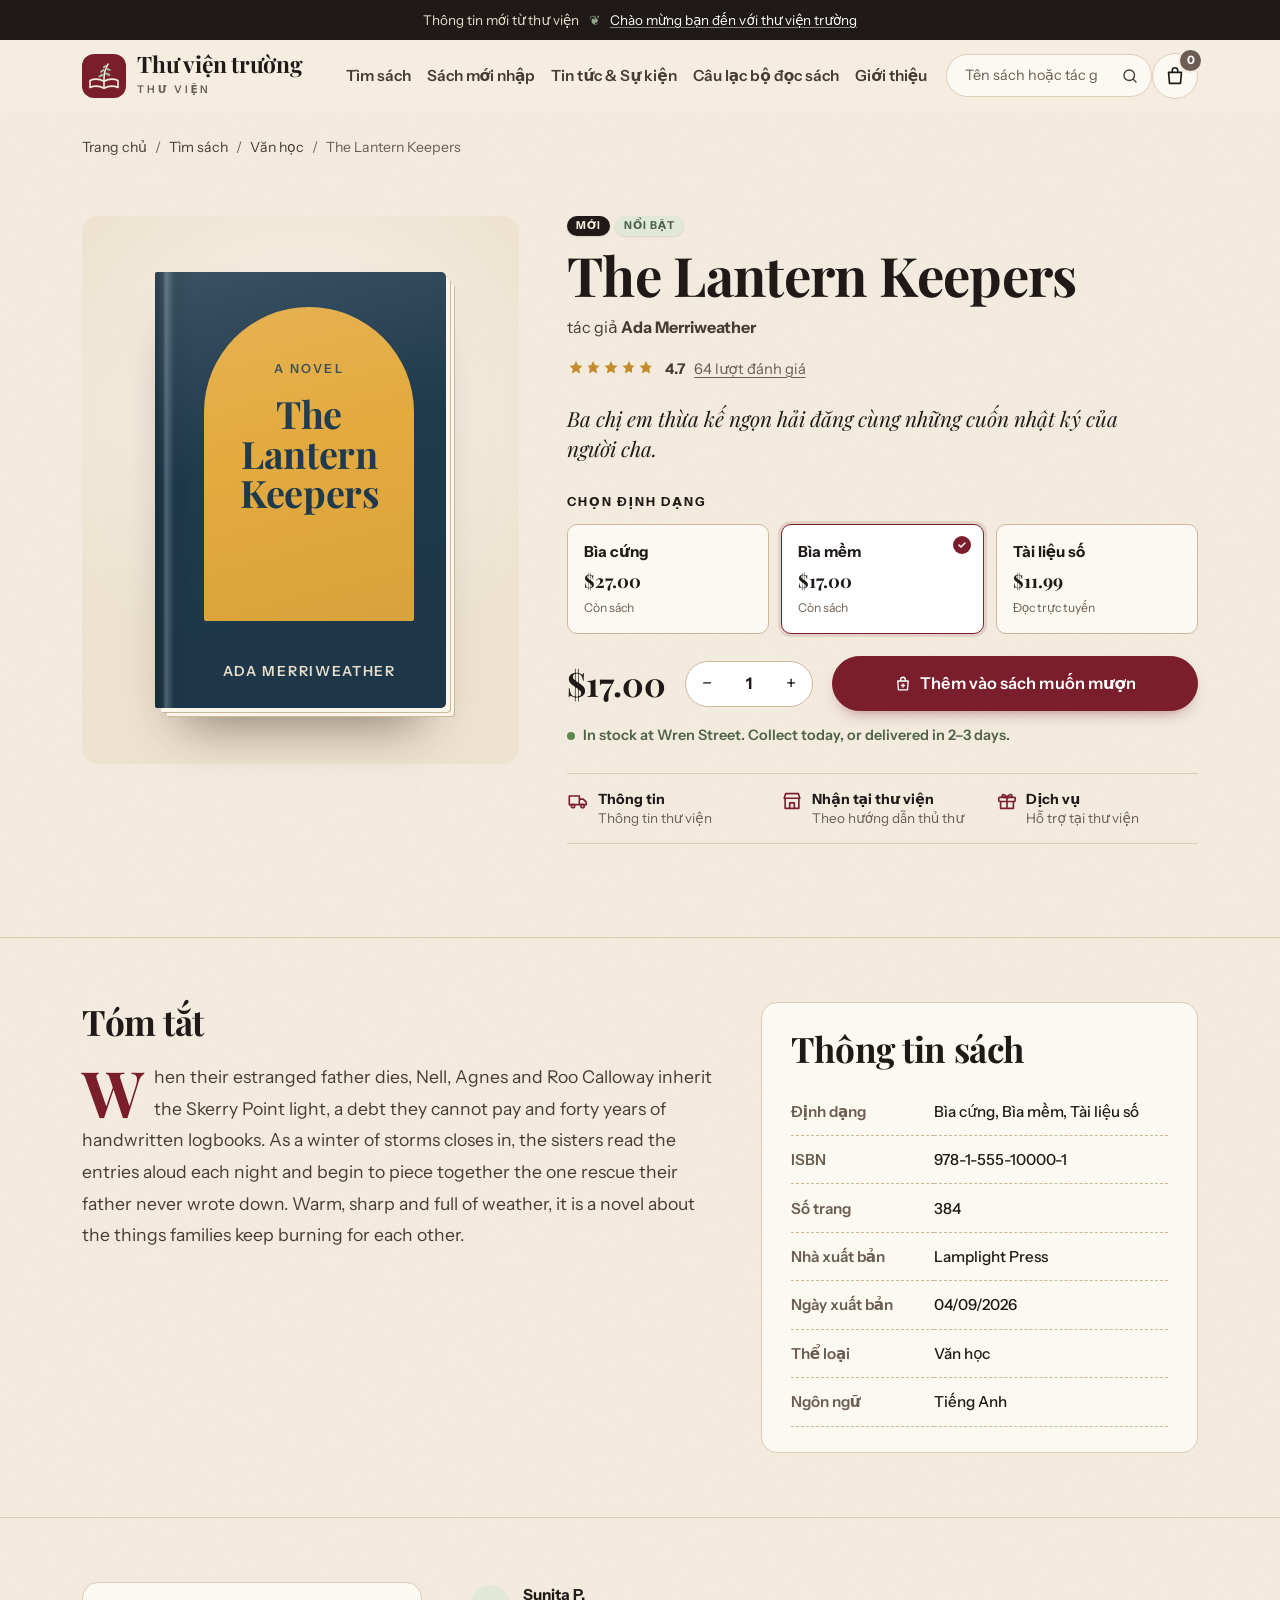
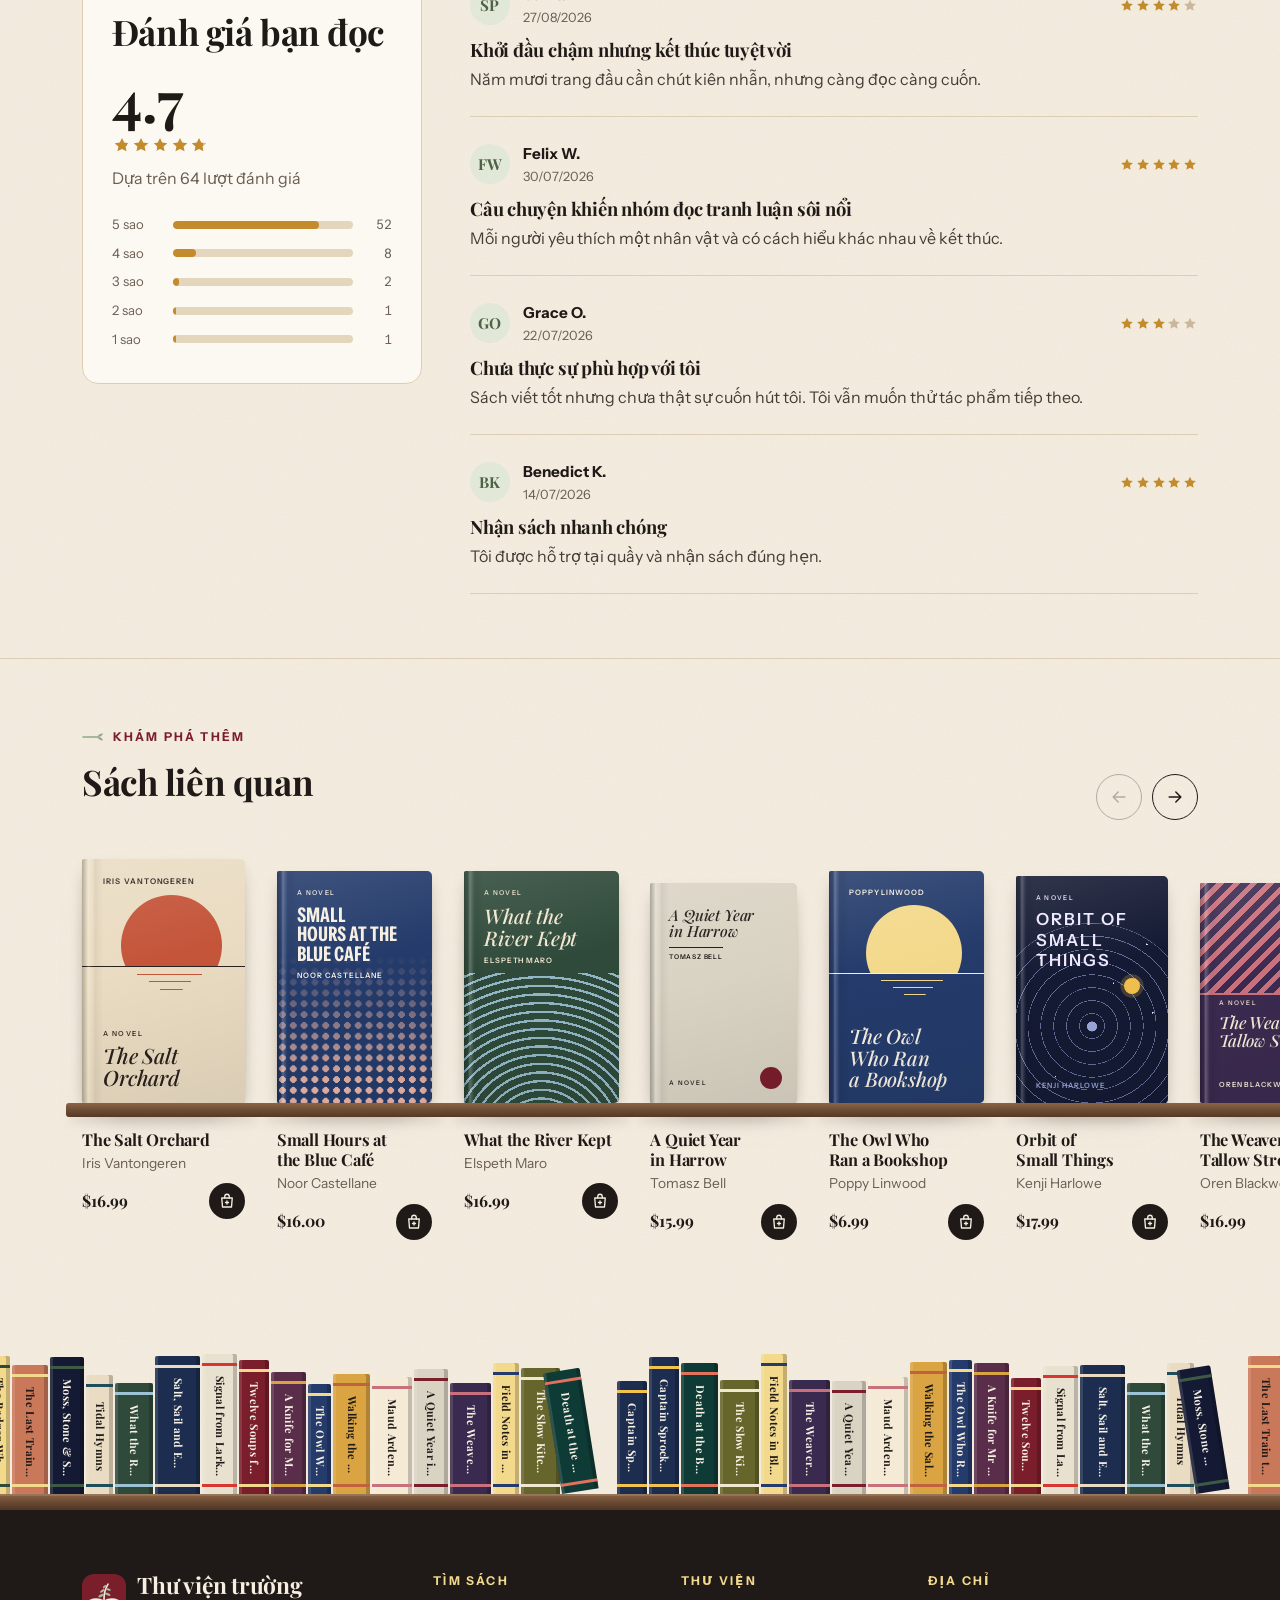
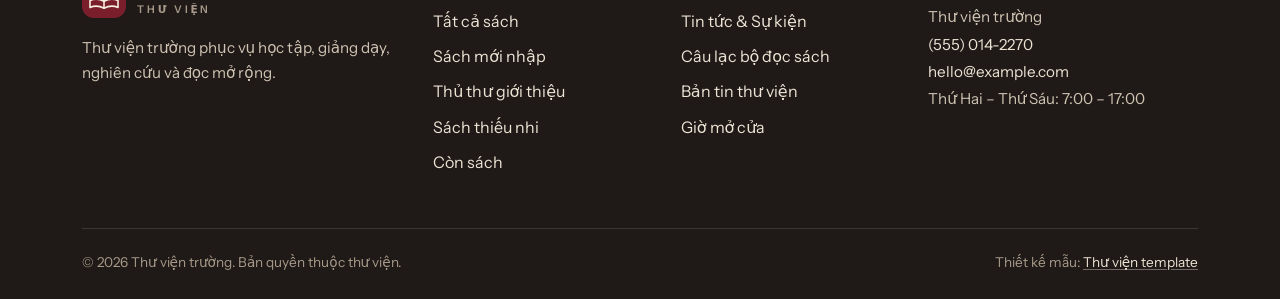
<file: book.html>
<!DOCTYPE html>
<html lang="vi">
<head>
  <script>document.documentElement.classList.add('js')</script>
  <meta charset="utf-8">
  <meta name="viewport" content="width=device-width, initial-scale=1">
  <title>Chi tiết sách — Thư viện trường</title>
  <meta name="description" content="Ba chị em thừa kế ngọn hải đăng cùng những cuốn nhật ký của người cha. Buy The Lantern Keepers tác giả Ada Merriweather in hardback, paperback or ebook from Thư viện trường.">
  <meta name="theme-color" content="#f5eee1">
  <link rel="icon" href="data:image/svg+xml,%3Csvg xmlns='http://www.w3.org/2000/svg' viewBox='0 0 44 44'%3E%3Crect width='44' height='44' rx='12' fill='%237b1e2c'/%3E%3Cpath d='M8 26.5c4.6-2 9.3-1.8 14 .8 4.7-2.6 9.4-2.8 14-.8v7c-4.6-2-9.3-1.8-14 .8-4.7-2.6-9.4-2.8-14-.8Z M22 26.6c-.2-6.2 1-11.6 4-16.4' fill='none' stroke='%23f5eee1' stroke-width='2'/%3E%3C/svg%3E">

  <link rel="preconnect" href="https://fonts.googleapis.com">
  <link rel="preconnect" href="https://fonts.gstatic.com" crossorigin>
  <link href="https://fonts.googleapis.com/css2?family=Instrument+Sans:wdth,wght@75..100,400..700&family=Playfair+Display:ital,wght@0,400..900;1,400..900&display=swap" rel="stylesheet">

  <link rel="stylesheet" href="css/vendor/bootstrap.min.css">
  <link rel="stylesheet" href="css/style.css">
</head>
<body>
  <a class="skip-link" href="#main">Chuyển đến nội dung chính</a>

  <!-- ============================ ANNOUNCEMENT ============================ -->
  <aside class="announce" aria-label="Thông báo thư viện">
    <div class="container">
      <p>Thông tin mới từ thư viện<span class="sep" aria-hidden="true">&#10086;</span><a href="index.html#events">Chào mừng bạn đến với thư viện trường</a></p>
    </div>
  </aside>

  <!-- ============================ HEADER ============================ -->
  <header class="site-header" data-header>
    <nav class="navbar navbar-expand-lg" aria-label="Điều hướng chính">
      <div class="container">
        <a class="brand" href="index.html" aria-label="Thư viện trường, home">
          <svg class="brand-mark" viewBox="0 0 44 44" aria-hidden="true">
            <rect width="44" height="44" rx="12" fill="#7b1e2c"/>
            <g fill="none" stroke="#f5eee1" stroke-width="1.6" stroke-linecap="round" stroke-linejoin="round">
              <path d="M8 26.5c4.6-2 9.3-1.8 14 .8 4.7-2.6 9.4-2.8 14-.8v7c-4.6-2-9.3-1.8-14 .8-4.7-2.6-9.4-2.8-14-.8Z"/>
              <path d="M22 27.3v7"/>
              <path d="M22 26.6c-.2-6.2 1-11.6 4-16.4"/>
            </g>
            <g fill="#a9bb9c">
              <ellipse cx="19.1" cy="21.6" rx="3.1" ry="1.25" transform="rotate(-28 19.1 21.6)"/>
              <ellipse cx="25.6" cy="20.2" rx="3.1" ry="1.25" transform="rotate(22 25.6 20.2)"/>
              <ellipse cx="20.4" cy="16.9" rx="2.7" ry="1.1" transform="rotate(-34 20.4 16.9)"/>
              <ellipse cx="26.4" cy="15.4" rx="2.5" ry="1.05" transform="rotate(18 26.4 15.4)"/>
              <ellipse cx="22.6" cy="12.6" rx="2.1" ry=".95" transform="rotate(-40 22.6 12.6)"/>
            </g>
          </svg>
          <span>
            <span class="brand-name">Thư viện trường</span>
            <span class="brand-sub">Thư viện</span>
          </span>
        </a>

        <div class="header-actions order-lg-last">
          <button class="cart-btn" type="button" data-bs-toggle="offcanvas" data-bs-target="#cart" aria-controls="cart" aria-label="Mở danh sách sách muốn mượn" data-cart-button>
            <svg viewBox="0 0 24 24" fill="none" stroke="currentColor" stroke-width="1.8" stroke-linecap="round" stroke-linejoin="round" aria-hidden="true"><path d="M5 8h14l-1 12H6L5 8Z"/><path d="M9 8V6a3 3 0 0 1 6 0v2"/></svg>
            <span class="cart-count is-empty" data-cart-count aria-hidden="true">0</span>
          </button>
          <button class="navbar-toggler" type="button" data-bs-toggle="collapse" data-bs-target="#main-nav" aria-controls="main-nav" aria-expanded="false" aria-label="Toggle navigation">
            <span class="toggler-bar"></span>
            <span class="toggler-bar"></span>
            <span class="toggler-bar"></span>
          </button>
        </div>

        <div class="collapse navbar-collapse" id="main-nav">
          <ul class="navbar-nav mx-lg-auto">
            <li class="nav-item"><a class="nav-link" href="shop.html">Tìm sách</a></li>
            <li class="nav-item"><a class="nav-link" href="index.html#new">Sách mới nhập</a></li>
            <li class="nav-item"><a class="nav-link" href="index.html#events">Tin tức & Sự kiện</a></li>
            <li class="nav-item"><a class="nav-link" href="index.html#book-club">Câu lạc bộ đọc sách</a></li>
            <li class="nav-item"><a class="nav-link" href="index.html#visit">Giới thiệu</a></li>
          </ul>
          <form class="nav-search" action="shop.html" method="get" role="search">
            <label class="visually-hidden" for="nav-q">Tìm sách</label>
            <input id="nav-q" name="q" type="search" placeholder="Tên sách hoặc tác giả" autocomplete="off">
            <button type="submit" aria-label="Search"><svg viewBox="0 0 24 24" fill="none" stroke="currentColor" stroke-width="1.8" stroke-linecap="round" stroke-linejoin="round" aria-hidden="true"><circle cx="11" cy="11" r="7"/><path d="m20 20-3.5-3.5"/></svg></button>
          </form>
        </div>
      </div>
    </nav>
  </header>

  <main id="main" data-book-page="the-lantern-keepers">
    <div class="container pt-4">
      <nav aria-label="Breadcrumb">
        <ol class="breadcrumb">
          <li class="breadcrumb-item"><a href="index.html">Trang chủ</a></li>
          <li class="breadcrumb-item"><a href="shop.html">Tìm sách</a></li>
          <li class="breadcrumb-item"><a href="shop.html?genre=fiction" data-b-genre-link data-b="genre">Văn học</a></li>
          <li class="breadcrumb-item active" aria-current="page" data-b="crumb">The Lantern Keepers</li>
        </ol>
      </nav>
    </div>

    <section class="book-main" aria-labelledaria-label="book-title">
      <div class="container">
        <div class="row gy-5 gx-lg-5">
          <div class="col-lg-5">
            <div class="book-stage">
              <div class="book-object"><div data-cover="the-lantern-keepers" class="cover cover--arch " data-f="serif" style="--bg:#1f3a4d;--fg:#f4ead5;--ac:#e3aa3f;--ts:13.00cqi;" aria-hidden="true"><span class="cover-art"></span><span class="cover-text"><span class="cover-kicker">A Novel</span><span class="cover-title"><span>The</span> <span>Lantern</span> <span>Keepers</span></span><span class="cover-author">Ada Merriweather</span></span></div></div>
            </div>
          </div>
          <div class="col-lg-7 book-info">
            <div class="book-tags" data-b="tags"><span class="tag tag--new">Mới</span><span class="tag tag--signed">Nổi bật</span></div>
            <h1 id="book-title" data-b="title">The Lantern Keepers</h1>
            <p class="book-tác giả">tác giả <strong data-b="author">Ada Merriweather</strong></p>
            <div class="book-rating">
              <span data-b="stars"><span class="stars" role="img" aria-label="Rated 4.7 out of 5"><span class="stars-fill" style="width:94%"></span></span></span>
              <strong data-b="rating">4.7</strong>
              <a href="#reviews" data-b="reviews">64 lượt đánh giá</a>
            </div>
            <p class="book-blurb" data-b="blurb">Ba chị em thừa kế ngọn hải đăng cùng những cuốn nhật ký của người cha.</p>

            <fieldset class="format-picker">
              <legend>Chọn định dạng</legend>
              <div class="format-options" data-format-options>
                <label class="format-option">
                  <input type="radio" name="format" value="hb">
                  <span class="format-name">Bìa cứng</span>
                  <span class="format-price">$27.00</span>
                  <span class="format-meta">Còn sách</span>
                </label>
                <label class="format-option">
                  <input type="radio" name="format" value="pb" checked>
                  <span class="format-name">Bìa mềm</span>
                  <span class="format-price">$17.00</span>
                  <span class="format-meta">Còn sách</span>
                </label>
                <label class="format-option">
                  <input type="radio" name="format" value="eb">
                  <span class="format-name">Tài liệu số</span>
                  <span class="format-price">$11.99</span>
                  <span class="format-meta">Đọc trực tuyến</span>
                </label>
              </div>
            </fieldset>

            <div class="buy-row">
              <p class="buy-price" data-b="price">$17.00</p>
              <div class="qty">
                <button type="button" data-qty-step="-1" aria-label="Decrease quantity">&minus;</button>
                <label class="visually-hidden" for="qty">Số lượng</label>
                <input id="qty" type="number" min="1" max="10" value="1" inputmode="numeric" data-qty-input>
                <button type="button" data-qty-step="1" aria-label="Increase quantity">+</button>
              </div>
              <button type="button" class="btn btn-primary btn-lg" data-add-detail><svg viewBox="0 0 24 24" fill="none" stroke="currentColor" stroke-width="1.8" stroke-linecap="round" stroke-linejoin="round" aria-hidden="true"><path d="M5 8h14l-1 12H6L5 8Z"/><path d="M9 8V6a3 3 0 0 1 6 0v2"/><path d="M12 12v4M10 14h4"/></svg> Thêm vào sách muốn mượn</button>
            </div>
            <p class="stock-line is-in" data-b="stock">Còn sách. Liên hệ thư viện để được hướng dẫn nhận tài liệu.</p>

            <ul class="perks">
              <li><svg viewBox="0 0 24 24" fill="none" stroke="currentColor" stroke-width="1.8" stroke-linecap="round" stroke-linejoin="round" aria-hidden="true"><path d="M2.5 6.5h11v9.5h-11zM13.5 10h4.2l3.3 3.3V16h-7.5"/><circle cx="6.5" cy="17.5" r="1.9"/><circle cx="17" cy="17.5" r="1.9"/></svg><span><strong>Thông tin</strong>Thông tin thư viện</span></li>
              <li><svg viewBox="0 0 24 24" fill="none" stroke="currentColor" stroke-width="1.8" stroke-linecap="round" stroke-linejoin="round" aria-hidden="true"><path d="M3.5 9 5 4h14l1.5 5M4.5 9v11h15V9M3.5 9h17M9.5 20v-6h5v6"/></svg><span><strong>Nhận tại thư viện</strong>Theo hướng dẫn thủ thư</span></li>
              <li><svg viewBox="0 0 24 24" fill="none" stroke="currentColor" stroke-width="1.8" stroke-linecap="round" stroke-linejoin="round" aria-hidden="true"><rect x="3" y="8" width="18" height="4.5" rx="1"/><path d="M5 12.5V20h14v-7.5M12 8v12"/><path d="M12 8C10.5 4.8 6.8 4 6.6 6.4 6.4 8 9.8 8 12 8Zm0 0c1.5-3.2 5.2-4 5.4-1.6C17.6 8 14.2 8 12 8Z"/></svg><span><strong>Dịch vụ</strong>Hỗ trợ tại thư viện</span></li>
            </ul>

            <div class="book-note" data-pick hidden>
              <p class="book-note-label">Lời giới thiệu</p>
              <div class="note">
                <p class="note-text" data-pick-note></p>
                <p class="note-sig" data-pick-tác giả></p>
              </div>
            </div>
          </div>
        </div>
      </div>
    </section>

    <section class="book-section" aria-labelledaria-label="synopsis-title">
      <div class="container">
        <div class="row gy-5 gx-lg-5">
          <div class="col-lg-7">
            <h2 id="synopsis-title">Tóm tắt</h2>
            <p class="synopsis" data-b="synopsis">When their estranged father dies, Nell, Agnes and Roo Calloway inherit the Skerry Point light, a debt they cannot pay and forty years of handwritten logbooks. As a winter of storms closes in, the sisters read the entries aloud each night and begin to piece together the one rescue their father never wrote down. Warm, sharp and full of weather, it is a novel about the things families keep burning for each other.</p>
          </div>
          <div class="col-lg-5">
            <div class="details-card">
              <h2 id="details-title" class="h3">Thông tin sách</h2>
              <table class="details-table" aria-labelledaria-label="details-title">
                <tbody data-details>
                  <tr><th scope="row">Định dạng</th><td>Bìa cứng, Bìa mềm, Tài liệu số</td></tr>
                  <tr><th scope="row">ISBN</th><td>978-1-555-10000-1</td></tr>
                  <tr><th scope="row">Số trang</th><td>384</td></tr>
                  <tr><th scope="row">Nhà xuất bản</th><td>Lamplight Press</td></tr>
                  <tr><th scope="row">Ngày xuất bản</th><td>04/09/2026</td></tr>
                  <tr><th scope="row">Thể loại</th><td>Văn học</td></tr>
                  <tr><th scope="row">Ngôn ngữ</th><td>Tiếng Anh</td></tr>
                </tbody>
              </table>
            </div>
          </div>
        </div>
      </div>
    </section>

    <section class="book-section" id="reviews" aria-labelledaria-label="reviews-title">
      <div class="container">
        <div class="row gy-5 gx-lg-5">
          <div class="col-lg-4">
            <div class="review-summary">
              <h2 id="reviews-title">Đánh giá bạn đọc</h2>
              <p class="review-score m-0" data-b="rating">4.7</p>
              <span data-b="stars"><span class="stars" role="img" aria-label="Rated 4.7 out of 5"><span class="stars-fill" style="width:94%"></span></span></span>
              <p class="text-soft m-0">Dựa trên <span data-b="reviews">64 lượt đánh giá</span></p>
              <ul class="review-bars" data-review-bars aria-label="Ratings breakdown">
                <li><span class="bar-label">5 sao</span><span class="bar"><span style="width:81.25%"></span></span><span class="bar-count">52</span></li>
                <li><span class="bar-label">4 sao</span><span class="bar"><span style="width:12.5%"></span></span><span class="bar-count">8</span></li>
                <li><span class="bar-label">3 sao</span><span class="bar"><span style="width:3.125%"></span></span><span class="bar-count">2</span></li>
                <li><span class="bar-label">2 sao</span><span class="bar"><span style="width:1.5625%"></span></span><span class="bar-count">1</span></li>
                <li><span class="bar-label">1 sao</span><span class="bar"><span style="width:1.5625%"></span></span><span class="bar-count">1</span></li>
              </ul>
            </div>
          </div>
          <div class="col-lg-8">
            <ul class="review-list" data-review-list>
              <li class="review">
                <div class="review-head">
                  <span class="avatar" aria-hidden="true">SP</span>
                  <div><p class="review-name">Sunita P.</p><p class="review-date">27/08/2026</p></div>
                  <span class="stars" role="img" aria-label="Rated 4 out of 5"><span class="stars-fill" style="width:80%"></span></span>
                </div>
                <h3 class="review-title">Khởi đầu chậm nhưng kết thúc tuyệt vời</h3>
                <p class="review-text">Năm mươi trang đầu cần chút kiên nhẫn, nhưng càng đọc càng cuốn.</p>
              </li>
              <li class="review">
                <div class="review-head">
                  <span class="avatar" aria-hidden="true">FW</span>
                  <div><p class="review-name">Felix W.</p><p class="review-date">30/07/2026</p></div>
                  <span class="stars" role="img" aria-label="Rated 5 out of 5"><span class="stars-fill" style="width:100%"></span></span>
                </div>
                <h3 class="review-title">Câu chuyện khiến nhóm đọc tranh luận sôi nổi</h3>
                <p class="review-text">Mỗi người yêu thích một nhân vật và có cách hiểu khác nhau về kết thúc.</p>
              </li>
              <li class="review">
                <div class="review-head">
                  <span class="avatar" aria-hidden="true">GO</span>
                  <div><p class="review-name">Grace O.</p><p class="review-date">22/07/2026</p></div>
                  <span class="stars" role="img" aria-label="Rated 3 out of 5"><span class="stars-fill" style="width:60%"></span></span>
                </div>
                <h3 class="review-title">Chưa thực sự phù hợp với tôi</h3>
                <p class="review-text">Sách viết tốt nhưng chưa thật sự cuốn hút tôi. Tôi vẫn muốn thử tác phẩm tiếp theo.</p>
              </li>
              <li class="review">
                <div class="review-head">
                  <span class="avatar" aria-hidden="true">BK</span>
                  <div><p class="review-name">Benedict K.</p><p class="review-date">14/07/2026</p></div>
                  <span class="stars" role="img" aria-label="Rated 5 out of 5"><span class="stars-fill" style="width:100%"></span></span>
                </div>
                <h3 class="review-title">Nhận sách nhanh chóng</h3>
                <p class="review-text">Tôi được hỗ trợ tại quầy và nhận sách đúng hẹn.</p>
              </li>
            </ul>
          </div>
        </div>
      </div>
    </section>

    <section class="book-section" aria-labelledaria-label="related-title">
      <div class="container">
        <div class="section-head section-head--row mb-2">
          <div>
            <p class="eyebrow">Khám phá thêm</p>
            <h2 class="section-title" id="related-title">Sách liên quan</h2>
          </div>
          <div class="shelf-nav">
            <button type="button" class="shelf-btn" data-shelf-prev aria-controls="related-track" aria-label="Scroll suggestions back"><svg viewBox="0 0 24 24" fill="none" stroke="currentColor" stroke-width="1.8" stroke-linecap="round" stroke-linejoin="round" aria-hidden="true"><path d="M19 12H5M11 6l-6 6 6 6"/></svg></button>
            <button type="button" class="shelf-btn" data-shelf-next aria-controls="related-track" aria-label="Scroll suggestions forward"><svg viewBox="0 0 24 24" fill="none" stroke="currentColor" stroke-width="1.8" stroke-linecap="round" stroke-linejoin="round" aria-hidden="true"><path d="M5 12h14M13 6l6 6-6 6"/></svg></button>
          </div>
        </div>
      </div>
      <div class="shelf" data-shelf>
        <div class="shelf-track" id="related-track" data-shelf-track tabindex="0" role="region" aria-label="Suggested books, scrolls sideways">
          <ul class="shelf-list" data-related>
            <li class="shelf-item" style="--s:1.03">
      <a class="shelf-cover" href="book.html?id=the-salt-orchard" tabindex="-1" aria-hidden="true"><div data-cover="the-salt-orchard" class="cover cover--sun " data-f="italic" style="--bg:#eadcc2;--fg:#2a211c;--ac:#c4553a;--ts:13.00cqi;" aria-hidden="true"><span class="cover-art"></span><span class="cover-text"><span class="cover-kicker">A Novel</span><span class="cover-title"><span>The</span> <span>Salt</span> <span>Orchard</span></span><span class="cover-author">Iris Vantongeren</span></span></div></a>
      <h3 class="shelf-title"><a href="book.html?id=the-salt-orchard">The Salt Orchard</a></h3>
      <p class="shelf-author">Iris Vantongeren</p>
      <div class="shelf-foot">
        <span class="shelf-price">$16.99</span>
        <button type="button" class="btn-add btn-add--sm" data-add="the-salt-orchard" data-format="pb" aria-label="Thêm The Salt Orchard, paperback, to danh sách muốn mượn"><svg viewBox="0 0 24 24" fill="none" stroke="currentColor" stroke-width="1.8" stroke-linecap="round" stroke-linejoin="round" aria-hidden="true"><path d="M5 8h14l-1 12H6L5 8Z"/><path d="M9 8V6a3 3 0 0 1 6 0v2"/><path d="M12 12v4M10 14h4"/></svg></button>
      </div>
    </li>
            <li class="shelf-item" style="--s:0.98">
      <a class="shelf-cover" href="book.html?id=small-hours-at-the-blue-cafe" tabindex="-1" aria-hidden="true"><div data-cover="small-hours-at-the-blue-cafe" class="cover cover--dots " data-f="sans" style="--bg:#243b6b;--fg:#f6efe1;--ac:#e8b4a6;--ts:13.00cqi;" aria-hidden="true"><span class="cover-art"></span><span class="cover-text"><span class="cover-kicker">A Novel</span><span class="cover-title"><span>Small</span> <span>Hours</span> <span>at</span> <span>the</span> <span>Blue</span> <span>Café</span></span><span class="cover-author">Noor Castellane</span></span></div></a>
      <h3 class="shelf-title"><a href="book.html?id=small-hours-at-the-blue-cafe">Small Hours at the Blue Café</a></h3>
      <p class="shelf-author">Noor Castellane</p>
      <div class="shelf-foot">
        <span class="shelf-price">$16.00</span>
        <button type="button" class="btn-add btn-add--sm" data-add="small-hours-at-the-blue-cafe" data-format="pb" aria-label="Thêm Small Hours at the Blue Café, paperback, to danh sách muốn mượn"><svg viewBox="0 0 24 24" fill="none" stroke="currentColor" stroke-width="1.8" stroke-linecap="round" stroke-linejoin="round" aria-hidden="true"><path d="M5 8h14l-1 12H6L5 8Z"/><path d="M9 8V6a3 3 0 0 1 6 0v2"/><path d="M12 12v4M10 14h4"/></svg></button>
      </div>
    </li>
            <li class="shelf-item" style="--s:0.98">
      <a class="shelf-cover" href="book.html?id=what-the-river-kept" tabindex="-1" aria-hidden="true"><div data-cover="what-the-river-kept" class="cover cover--waves " data-f="italic" style="--bg:#2f4a3a;--fg:#f1e6cf;--ac:#9cc3d5;--ts:13.00cqi;" aria-hidden="true"><span class="cover-art"></span><span class="cover-text"><span class="cover-kicker">A Novel</span><span class="cover-title"><span>What</span> <span>the</span> <span>River</span> <span>Kept</span></span><span class="cover-author">Elspeth Maro</span></span></div></a>
      <h3 class="shelf-title"><a href="book.html?id=what-the-river-kept">What the River Kept</a></h3>
      <p class="shelf-author">Elspeth Maro</p>
      <div class="shelf-foot">
        <span class="shelf-price">$16.99</span>
        <button type="button" class="btn-add btn-add--sm" data-add="what-the-river-kept" data-format="pb" aria-label="Thêm What the River Kept, paperback, to danh sách muốn mượn"><svg viewBox="0 0 24 24" fill="none" stroke="currentColor" stroke-width="1.8" stroke-linecap="round" stroke-linejoin="round" aria-hidden="true"><path d="M5 8h14l-1 12H6L5 8Z"/><path d="M9 8V6a3 3 0 0 1 6 0v2"/><path d="M12 12v4M10 14h4"/></svg></button>
      </div>
    </li>
            <li class="shelf-item" style="--s:0.93">
      <a class="shelf-cover" href="book.html?id=a-quiet-year-in-harrow" tabindex="-1" aria-hidden="true"><div data-cover="a-quiet-year-in-harrow" class="cover cover--line " data-f="italic" style="--bg:#d9d3c3;--fg:#1e1916;--ac:#7b1e2c;--ts:10.50cqi;" aria-hidden="true"><span class="cover-art"></span><span class="cover-text"><span class="cover-kicker">A Novel</span><span class="cover-title"><span>A</span> <span>Quiet</span> <span>Year</span> <span>in</span> <span>Harrow</span></span><span class="cover-author">Tomasz Bell</span></span></div></a>
      <h3 class="shelf-title"><a href="book.html?id=a-quiet-year-in-harrow">A Quiet Year in Harrow</a></h3>
      <p class="shelf-author">Tomasz Bell</p>
      <div class="shelf-foot">
        <span class="shelf-price">$15.99</span>
        <button type="button" class="btn-add btn-add--sm" data-add="a-quiet-year-in-harrow" data-format="pb" aria-label="Thêm A Quiet Year in Harrow, paperback, to danh sách muốn mượn"><svg viewBox="0 0 24 24" fill="none" stroke="currentColor" stroke-width="1.8" stroke-linecap="round" stroke-linejoin="round" aria-hidden="true"><path d="M5 8h14l-1 12H6L5 8Z"/><path d="M9 8V6a3 3 0 0 1 6 0v2"/><path d="M12 12v4M10 14h4"/></svg></button>
      </div>
    </li>
            <li class="shelf-item" style="--s:0.98">
      <a class="shelf-cover" href="book.html?id=the-owl-who-ran-a-bookshop" tabindex="-1" aria-hidden="true"><div data-cover="the-owl-who-ran-a-bookshop" class="cover cover--sun " data-f="italic" style="--bg:#243b6b;--fg:#f6efe1;--ac:#f3d98b;--ts:13.00cqi;" aria-hidden="true"><span class="cover-art"></span><span class="cover-text"><span class="cover-title"><span>The</span> <span>Owl</span> <span>Who</span> <span>Ran</span> <span>a</span> <span>Bookshop</span></span><span class="cover-author">Poppy Linwood</span></span></div></a>
      <h3 class="shelf-title"><a href="book.html?id=the-owl-who-ran-a-bookshop">The Owl Who Ran a Bookshop</a></h3>
      <p class="shelf-author">Poppy Linwood</p>
      <div class="shelf-foot">
        <span class="shelf-price">$6.99</span>
        <button type="button" class="btn-add btn-add--sm" data-add="the-owl-who-ran-a-bookshop" data-format="pb" aria-label="Thêm The Owl Who Ran a Bookshop, paperback, to danh sách muốn mượn"><svg viewBox="0 0 24 24" fill="none" stroke="currentColor" stroke-width="1.8" stroke-linecap="round" stroke-linejoin="round" aria-hidden="true"><path d="M5 8h14l-1 12H6L5 8Z"/><path d="M9 8V6a3 3 0 0 1 6 0v2"/><path d="M12 12v4M10 14h4"/></svg></button>
      </div>
    </li>
            <li class="shelf-item" style="--s:0.96">
      <a class="shelf-cover" href="book.html?id=orbit-of-small-things" tabindex="-1" aria-hidden="true"><div data-cover="orbit-of-small-things" class="cover cover--orbit " data-f="wide" style="--bg:#141a33;--fg:#efe8ff;--ac:#f2c14e;--ts:11.00cqi;--a2:#9aa7d9;" aria-hidden="true"><span class="cover-art"></span><span class="cover-text"><span class="cover-kicker">A Novel</span><span class="cover-title"><span>Orbit</span> <span>of</span> <span>Small</span> <span>Things</span></span><span class="cover-author">Kenji Harlowe</span></span></div></a>
      <h3 class="shelf-title"><a href="book.html?id=orbit-of-small-things">Orbit of Small Things</a></h3>
      <p class="shelf-author">Kenji Harlowe</p>
      <div class="shelf-foot">
        <span class="shelf-price">$17.99</span>
        <button type="button" class="btn-add btn-add--sm" data-add="orbit-of-small-things" data-format="pb" aria-label="Thêm Orbit of Small Things, paperback, to danh sách muốn mượn"><svg viewBox="0 0 24 24" fill="none" stroke="currentColor" stroke-width="1.8" stroke-linecap="round" stroke-linejoin="round" aria-hidden="true"><path d="M5 8h14l-1 12H6L5 8Z"/><path d="M9 8V6a3 3 0 0 1 6 0v2"/><path d="M12 12v4M10 14h4"/></svg></button>
      </div>
    </li>
            <li class="shelf-item" style="--s:0.93">
      <a class="shelf-cover" href="book.html?id=the-weaver-of-tallow-street" tabindex="-1" aria-hidden="true"><div data-cover="the-weaver-of-tallow-street" class="cover cover--stripes " data-f="italic" style="--bg:#3b2a4f;--fg:#f4ead5;--ac:#c9707d;--ts:11.50cqi;" aria-hidden="true"><span class="cover-art"></span><span class="cover-text"><span class="cover-kicker">A Novel</span><span class="cover-title"><span>The</span> <span>Weaver</span> <span>of</span> <span>Tallow</span> <span>Street</span></span><span class="cover-author">Oren Blackwood</span></span></div></a>
      <h3 class="shelf-title"><a href="book.html?id=the-weaver-of-tallow-street">The Weaver of Tallow Street</a></h3>
      <p class="shelf-author">Oren Blackwood</p>
      <div class="shelf-foot">
        <span class="shelf-price">$16.99</span>
        <button type="button" class="btn-add btn-add--sm" data-add="the-weaver-of-tallow-street" data-format="pb" aria-label="Thêm The Weaver of Tallow Street, paperback, to danh sách muốn mượn"><svg viewBox="0 0 24 24" fill="none" stroke="currentColor" stroke-width="1.8" stroke-linecap="round" stroke-linejoin="round" aria-hidden="true"><path d="M5 8h14l-1 12H6L5 8Z"/><path d="M9 8V6a3 3 0 0 1 6 0v2"/><path d="M12 12v4M10 14h4"/></svg></button>
      </div>
    </li>
            <li class="shelf-item" style="--s:1.00">
      <a class="shelf-cover" href="book.html?id=moss-stone-and-starlight" tabindex="-1" aria-hidden="true"><div data-cover="moss-stone-and-starlight" class="cover cover--peaks " data-f="serif" style="--bg:#141a33;--fg:#f2e9d0;--ac:#3d5a45;--ts:13.00cqi;--a2:#5d7a5a;" aria-hidden="true"><span class="cover-art"></span><span class="cover-text"><span class="cover-title"><span>Moss,</span> <span>Stone</span> <span>&amp;</span> <span>Starlight</span></span><span class="cover-author">Leif Andersen-Hart</span></span></div></a>
      <h3 class="shelf-title"><a href="book.html?id=moss-stone-and-starlight">Moss, Stone &amp; Starlight</a></h3>
      <p class="shelf-author">Leif Andersen-Hart</p>
      <div class="shelf-foot">
        <span class="shelf-price">$16.99</span>
        <button type="button" class="btn-add btn-add--sm" data-add="moss-stone-and-starlight" data-format="pb" aria-label="Thêm Moss, Stone &amp; Starlight, paperback, to danh sách muốn mượn"><svg viewBox="0 0 24 24" fill="none" stroke="currentColor" stroke-width="1.8" stroke-linecap="round" stroke-linejoin="round" aria-hidden="true"><path d="M5 8h14l-1 12H6L5 8Z"/><path d="M9 8V6a3 3 0 0 1 6 0v2"/><path d="M12 12v4M10 14h4"/></svg></button>
      </div>
    </li>
          </ul>
        </div>
      </div>
    </section>
  </main>

  <!-- ============================ FOOTER ============================ -->
  <footer class="site-footer">
    <div class="footer-shelf" aria-hidden="true">
      <div class="spines" data-spines></div>
    </div>
    <div class="footer-main">
      <div class="container">
        <div class="footer-grid">
          <div>
            <a class="brand" href="index.html" aria-label="Thư viện trường, home">
              <svg class="brand-mark" viewBox="0 0 44 44" aria-hidden="true">
            <rect width="44" height="44" rx="12" fill="#7b1e2c"/>
            <g fill="none" stroke="#f5eee1" stroke-width="1.6" stroke-linecap="round" stroke-linejoin="round">
              <path d="M8 26.5c4.6-2 9.3-1.8 14 .8 4.7-2.6 9.4-2.8 14-.8v7c-4.6-2-9.3-1.8-14 .8-4.7-2.6-9.4-2.8-14-.8Z"/>
              <path d="M22 27.3v7"/>
              <path d="M22 26.6c-.2-6.2 1-11.6 4-16.4"/>
            </g>
            <g fill="#a9bb9c">
              <ellipse cx="19.1" cy="21.6" rx="3.1" ry="1.25" transform="rotate(-28 19.1 21.6)"/>
              <ellipse cx="25.6" cy="20.2" rx="3.1" ry="1.25" transform="rotate(22 25.6 20.2)"/>
              <ellipse cx="20.4" cy="16.9" rx="2.7" ry="1.1" transform="rotate(-34 20.4 16.9)"/>
              <ellipse cx="26.4" cy="15.4" rx="2.5" ry="1.05" transform="rotate(18 26.4 15.4)"/>
              <ellipse cx="22.6" cy="12.6" rx="2.1" ry=".95" transform="rotate(-40 22.6 12.6)"/>
            </g>
          </svg>
              <span>
                <span class="brand-name">Thư viện trường</span>
                <span class="brand-sub">Thư viện</span>
              </span>
            </a>
            <p class="footer-about">Thư viện trường phục vụ học tập, giảng dạy, nghiên cứu và đọc mở rộng.</p>
          </div>
          <div class="footer-col">
            <h2>Tìm sách</h2>
            <ul class="footer-links">
              <li><a href="shop.html">Tất cả sách</a></li>
              <li><a href="index.html#new">Sách mới nhập</a></li>
              <li><a href="shop.html?picks=1">Thủ thư giới thiệu</a></li>
              <li><a href="shop.html?genre=kids">Sách thiếu nhi</a></li>
              <li><a href="shop.html?stock=1">Còn sách</a></li>
            </ul>
          </div>
          <div class="footer-col">
            <h2>Thư viện</h2>
            <ul class="footer-links">
              <li><a href="index.html#events">Tin tức & Sự kiện</a></li>
              <li><a href="index.html#book-club">Câu lạc bộ đọc sách</a></li>
              <li><a href="index.html#newsletter">Bản tin thư viện</a></li>
              <li><a href="index.html#visit">Giờ mở cửa</a></li>
            </ul>
          </div>
          <div class="footer-col">
            <h2>Địa chỉ</h2>
            <address class="footer-address">
              Thư viện trường<br>
              <a href="tel:+15550142270">(555) 014-2270</a><br>
              <a href="mailto:hello@example.com">hello@example.com</a><br>
              Thứ Hai – Thứ Sáu: 7:00 – 17:00
            </address>
          </div>
        </div>
        <div class="footer-bottom">
          <p class="m-0">&copy; <span data-year>2026</span> Thư viện trường. Bản quyền thuộc thư viện.</p>
          <p class="m-0">Thiết kế mẫu: <a href="https://uicookies.com/">Thư viện template</a></p>
        </div>
      </div>
    </div>
  </footer>

  <!-- ============================ BASKET DRAWER ============================ -->
  <div class="offcanvas offcanvas-end cart-drawer" tabindex="-1" id="cart" aria-labelledaria-label="cart-title">
    <div class="offcanvas-header">
      <h2 class="offcanvas-title" id="cart-title" tabindex="-1">Sách muốn mượn <span data-cart-heading-count></span></h2>
      <button type="button" class="btn-close" data-bs-dismiss="offcanvas" aria-label="Close danh sách muốn mượn"></button>
    </div>
    <div class="cart-ship">
      <p data-ship-msg>Bạn còn <strong>$35.00</strong> </p>
      <div class="ship-track" aria-hidden="true"><span data-ship-bar></span></div>
    </div>
    <div class="offcanvas-body">
      <ul class="cart-lines" data-cart-items aria-label="Books in your danh sách muốn mượn"></ul>
      <div class="cart-empty" data-cart-empty>
        <svg viewBox="0 0 120 110" aria-hidden="true">
          <path d="M22 38h76l-6 62H28Z" fill="#ede3d0" stroke="#6b5d52" stroke-width="2" stroke-linejoin="round"/>
          <path d="M44 38V28a16 16 0 0 1 32 0v10" fill="none" stroke="#6b5d52" stroke-width="2" stroke-linecap="round"/>
          <path d="M60 58c-.3 9 1.2 17 5 24" fill="none" stroke="#4e6245" stroke-width="2" stroke-linecap="round"/>
          <g fill="#93a687"><ellipse cx="56" cy="66" rx="5" ry="2" transform="rotate(-30 56 66)"/><ellipse cx="66" cy="63" rx="5" ry="2" transform="rotate(25 66 63)"/><ellipse cx="57" cy="74" rx="4.6" ry="1.9" transform="rotate(-25 57 74)"/><ellipse cx="67.5" cy="72" rx="4.4" ry="1.8" transform="rotate(30 67.5 72)"/></g>
        </svg>
        <h3>Danh sách sách muốn mượn đang trống</h3>
        <p>Hãy bắt đầu từ gợi ý của thủ thư.</p>
        <a class="btn btn-primary" href="shop.html?picks=1">Xem sách thủ thư giới thiệu</a>
      </div>
    </div>
    <div class="cart-footer" data-cart-footer hidden>
      <dl class="cart-total"><dt>Tổng số sách</dt><dd data-cart-subtotal>$0.00</dd></dl>
      <p class="small mb-3">Danh sách lưu các sách bạn muốn gửi yêu cầu mượn.</p>
      <button type="button" class="btn btn-primary btn-lg w-100" data-checkout>Gửi yêu cầu mượn</button>
      <p class="cart-note" data-checkout-note hidden role="status">Gửi yêu cầu mượn is not connected in this template. Link this button to your shop platform or payment provider to take orders.</p>
    </div>
  </div>

  <!-- Visual toast (screen readers get the live region below instead) -->
  <div class="toast-lite" data-toast aria-hidden="true">
    <div class="toast-cover" data-toast-cover></div>
    <div class="toast-text"><em>Đã thêm vào danh sách</em><strong data-toast-title></strong><span data-toast-format></span></div>
    <button type="button" tabindex="-1" data-toast-open>Xem</button>
  </div>
  <div class="visually-hidden" aria-live="polite" data-live></div>

  <script src="js/vendor/bootstrap.bundle.min.js"></script>
  <script src="js/main.js"></script>
</body>
</html>
</file>
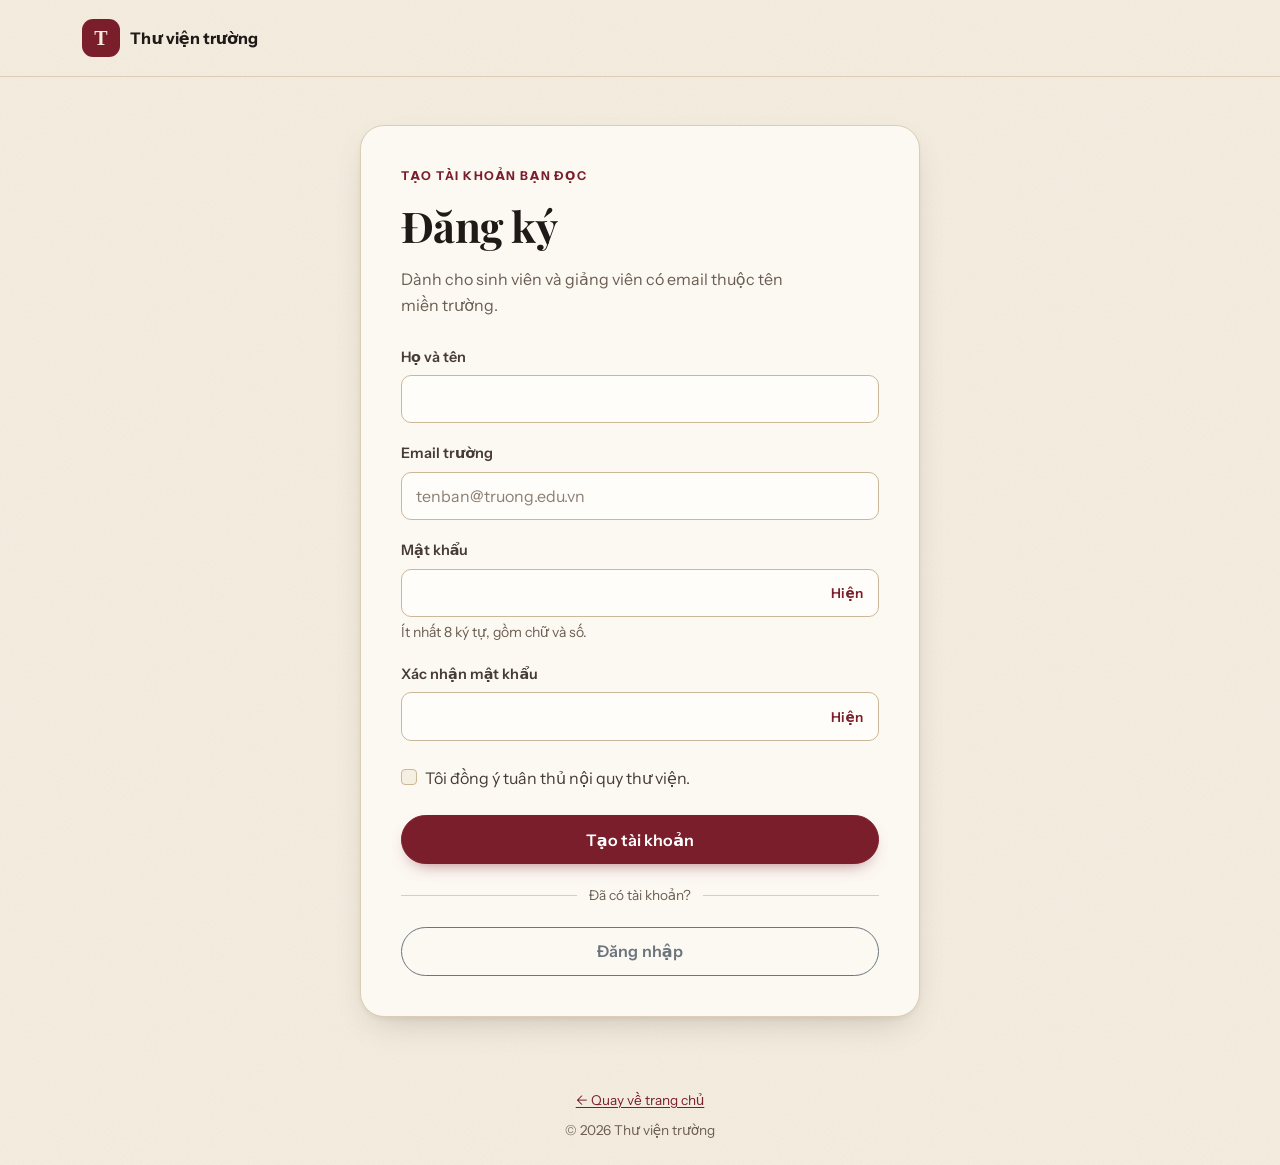
<file: dang-ky.html>
<!DOCTYPE html>
<html lang="vi">
<head>
  <title>Đăng ký bạn đọc | Thư viện trường</title>
  <meta name="description" content="Tạo tài khoản bạn đọc demo của thư viện trường.">
  <script>document.documentElement.classList.add('js')</script>
  <meta charset="utf-8">
  <meta name="viewport" content="width=device-width, initial-scale=1">
  <meta name="theme-color" content="#f5eee1">
  <link rel="preconnect" href="https://fonts.googleapis.com"><link rel="preconnect" href="https://fonts.gstatic.com" crossorigin>
  <link href="https://fonts.googleapis.com/css2?family=Instrument+Sans:wdth,wght@75..100,400..700&family=Playfair+Display:ital,wght@0,400..900;1,400..900&display=swap" rel="stylesheet">
  <link rel="stylesheet" href="css/vendor/bootstrap.min.css"><link rel="stylesheet" href="css/style.css"><link rel="stylesheet" href="css/auth.css">
</head>
<body>
<a class="skip-link" href="#main">Chuyển đến nội dung chính</a>
<header class="auth-topbar"><div class="container"><a class="auth-brand" href="index.html"><span class="auth-brand-mark" aria-hidden="true">T</span><span>Thư viện trường</span></a></div></header>
<main id="main" class="auth-shell"><div class="container d-flex justify-content-center">

<section class="auth-card" aria-labelledby="auth-title">
 <p class="auth-kicker">Tạo tài khoản bạn đọc</p><h1 class="auth-title" id="auth-title">Đăng ký</h1>
 <p class="auth-muted mb-4">Dành cho sinh viên và giảng viên có email thuộc tên miền trường.</p>
 <div data-signup-message hidden role="status" aria-live="polite" class="auth-note mb-3"></div>
 <div data-signup-step-one>
 <form data-signup-form class="auth-form needs-validation" novalidate>
  <div class="mb-3"><label class="form-label" for="signup-name">Họ và tên</label><input class="form-control" id="signup-name" autocomplete="name" required><div class="invalid-feedback">Vui lòng nhập họ tên.</div></div>
  <div class="mb-3"><label class="form-label" for="signup-email">Email trường</label><input class="form-control" id="signup-email" type="email" autocomplete="email" placeholder="tenban@truong.edu.vn" required><div class="invalid-feedback">Vui lòng nhập email hợp lệ.</div></div>
  <div class="mb-3"><label class="form-label" for="signup-password">Mật khẩu</label><div class="auth-password-wrap"><input class="form-control" id="signup-password" type="password" minlength="8" pattern="(?=.*[A-Za-z])(?=.*\d).{8,}" autocomplete="new-password" required><button class="auth-toggle" type="button" data-password-toggle="signup-password">Hiện</button></div><div class="form-text">Ít nhất 8 ký tự, gồm chữ và số.</div><div class="invalid-feedback">Mật khẩu cần tối thiểu 8 ký tự, có chữ và số.</div></div>
  <div class="mb-4"><label class="form-label" for="signup-confirm">Xác nhận mật khẩu</label><div class="auth-password-wrap"><input class="form-control" id="signup-confirm" type="password" autocomplete="new-password" required><button class="auth-toggle" type="button" data-password-toggle="signup-confirm">Hiện</button></div><div class="invalid-feedback">Mật khẩu xác nhận không khớp.</div></div>
  <div class="form-check mb-4"><input class="form-check-input" id="signup-agree" type="checkbox" required><label class="form-check-label" for="signup-agree">Tôi đồng ý tuân thủ nội quy thư viện.</label><div class="invalid-feedback">Bạn cần đồng ý nội quy.</div></div>
  <button class="btn btn-primary w-100" type="submit">Tạo tài khoản</button>
 </form></div>
 <div data-signup-step-two hidden><p>Nhập mã kích hoạt 6 số để mô phỏng xác minh email.</p><p class="small auth-muted">Mã demo: <strong data-signup-otp></strong></p><label for="signup-otp" class="form-label">Mã kích hoạt</label><input id="signup-otp" class="form-control mb-3" inputmode="numeric" maxlength="6" pattern="[0-9]{6}"><button type="button" class="btn btn-primary w-100 mb-2" data-signup-verify>Xác nhận mã</button><button type="button" class="btn btn-outline-secondary w-100" data-signup-back>Quay lại chỉnh thông tin</button></div>
 <div class="auth-divider">Đã có tài khoản?</div><a class="btn btn-outline-secondary w-100" href="dang-nhap.html">Đăng nhập</a>
</section></div></main><footer class="auth-footer"><div class="container"><a href="index.html">← Quay về trang chủ</a><p class="mb-0 mt-2">© <span data-year>2026</span> Thư viện trường</p></div></footer><script src="js/vendor/bootstrap.bundle.min.js"></script><script src="js/auth.js"></script></body></html>
</file>
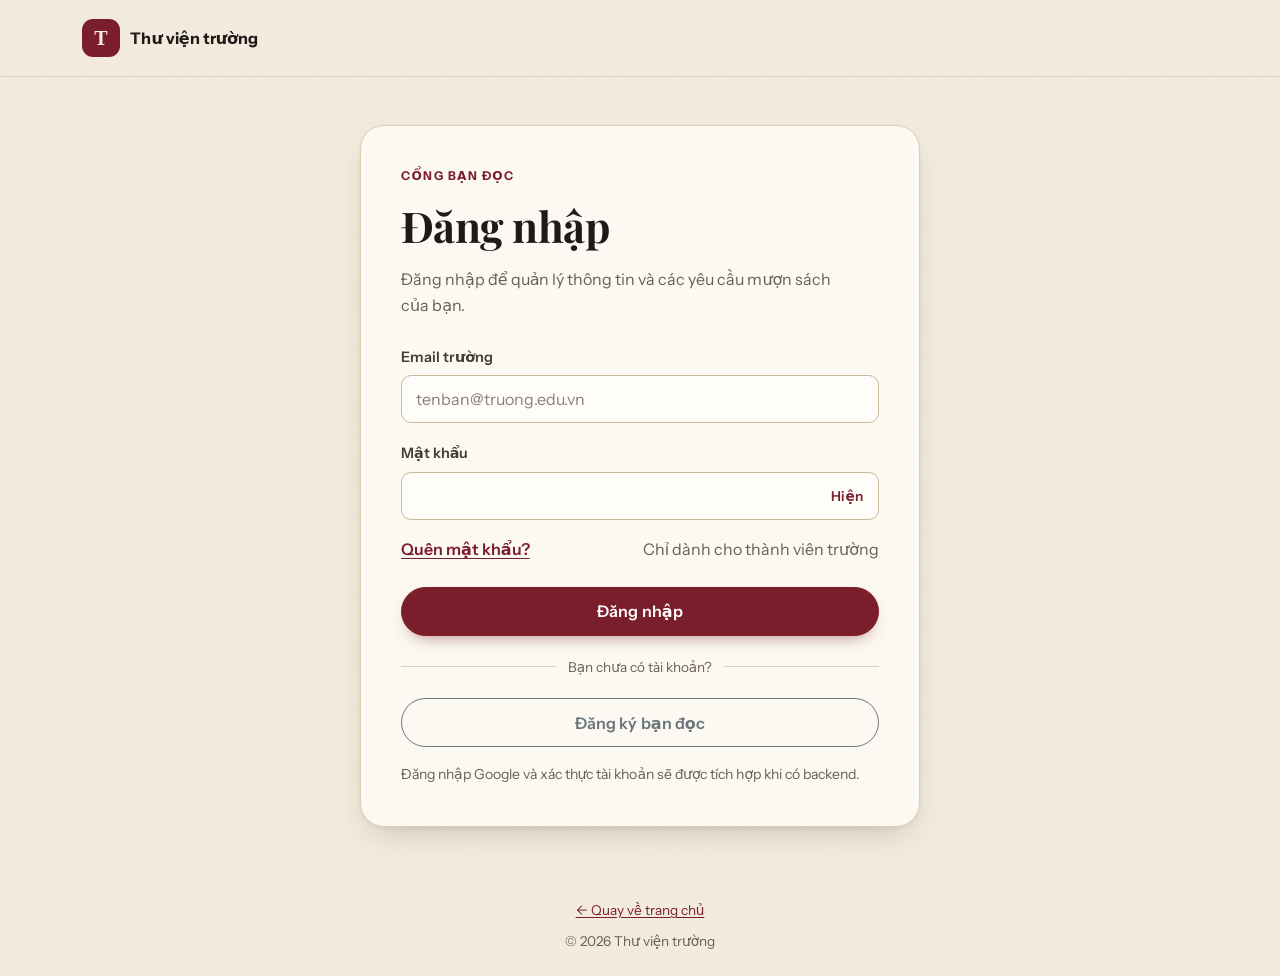
<file: dang-nhap.html>
<!DOCTYPE html>
<html lang="vi">
<head>
  <title>Đăng nhập | Thư viện trường</title>
  <meta name="description" content="Đăng nhập cổng bạn đọc thư viện trường.">
  <script>document.documentElement.classList.add('js')</script>
  <meta charset="utf-8">
  <meta name="viewport" content="width=device-width, initial-scale=1">
  <meta name="theme-color" content="#f5eee1">
  <link rel="preconnect" href="https://fonts.googleapis.com"><link rel="preconnect" href="https://fonts.gstatic.com" crossorigin>
  <link href="https://fonts.googleapis.com/css2?family=Instrument+Sans:wdth,wght@75..100,400..700&family=Playfair+Display:ital,wght@0,400..900;1,400..900&display=swap" rel="stylesheet">
  <link rel="stylesheet" href="css/vendor/bootstrap.min.css"><link rel="stylesheet" href="css/style.css"><link rel="stylesheet" href="css/auth.css">
</head>
<body>
<a class="skip-link" href="#main">Chuyển đến nội dung chính</a>
<header class="auth-topbar"><div class="container"><a class="auth-brand" href="index.html"><span class="auth-brand-mark" aria-hidden="true">T</span><span>Thư viện trường</span></a></div></header>
<main id="main" class="auth-shell"><div class="container d-flex justify-content-center">

<section class="auth-card" aria-labelledby="auth-title">
  <p class="auth-kicker">Cổng bạn đọc</p><h1 class="auth-title" id="auth-title">Đăng nhập</h1>
  <p class="auth-muted mb-4">Đăng nhập để quản lý thông tin và các yêu cầu mượn sách của bạn.</p>
  <div data-login-message hidden role="status" aria-live="polite" class="auth-note mb-3"></div>
  <form data-login-form class="auth-form needs-validation" novalidate>
    <div class="mb-3"><label for="login-email" class="form-label">Email trường</label><input class="form-control" id="login-email" type="email" autocomplete="username" placeholder="tenban@truong.edu.vn" required><div class="invalid-feedback">Vui lòng nhập email hợp lệ.</div></div>
    <div class="mb-3"><label for="login-password" class="form-label">Mật khẩu</label><div class="auth-password-wrap"><input class="form-control" id="login-password" type="password" autocomplete="current-password" required><button class="auth-toggle" type="button" data-password-toggle="login-password">Hiện</button></div><div class="invalid-feedback">Vui lòng nhập mật khẩu.</div></div>
    <div class="auth-links mb-4"><a href="quen-mat-khau.html">Quên mật khẩu?</a><span class="text-soft">Chỉ dành cho thành viên trường</span></div>
    <button class="btn btn-primary w-100" type="submit">Đăng nhập</button>
  </form>
  <div class="auth-divider">Bạn chưa có tài khoản?</div><a class="btn btn-outline-secondary w-100" href="dang-ky.html">Đăng ký bạn đọc</a>
  <p class="small auth-muted mt-3 mb-0">Đăng nhập Google và xác thực tài khoản sẽ được tích hợp khi có backend.</p>
</section></div></main><footer class="auth-footer"><div class="container"><a href="index.html">← Quay về trang chủ</a><p class="mb-0 mt-2">© <span data-year>2026</span> Thư viện trường</p></div></footer><script src="js/vendor/bootstrap.bundle.min.js"></script><script src="js/auth.js"></script></body></html>
</file>
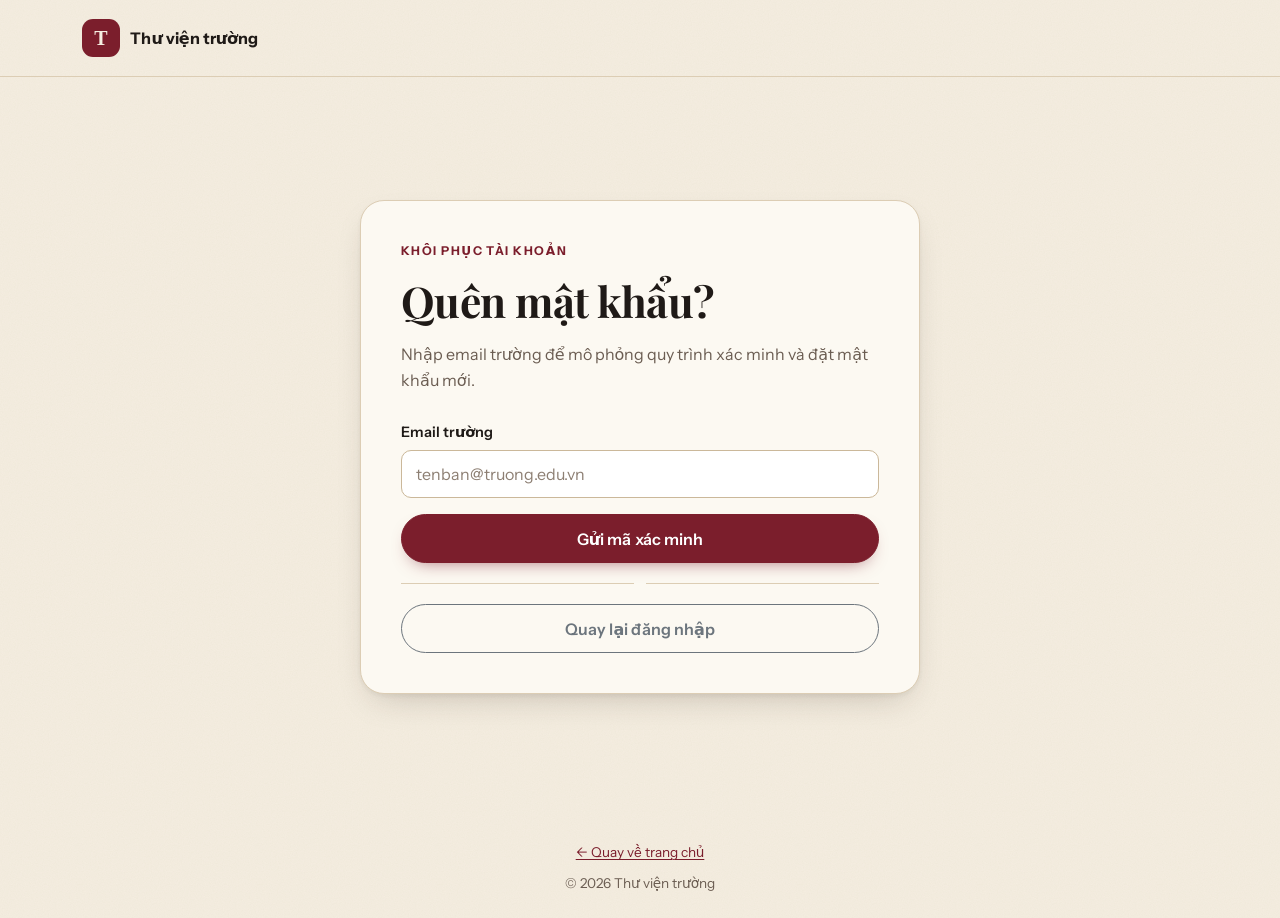
<file: quen-mat-khau.html>
<!DOCTYPE html>
<html lang="vi">
<head>
  <title>Khôi phục mật khẩu | Thư viện trường</title>
  <meta name="description" content="Mô phỏng quy trình khôi phục mật khẩu cổng bạn đọc.">
  <script>document.documentElement.classList.add('js')</script>
  <meta charset="utf-8">
  <meta name="viewport" content="width=device-width, initial-scale=1">
  <meta name="theme-color" content="#f5eee1">
  <link rel="preconnect" href="https://fonts.googleapis.com"><link rel="preconnect" href="https://fonts.gstatic.com" crossorigin>
  <link href="https://fonts.googleapis.com/css2?family=Instrument+Sans:wdth,wght@75..100,400..700&family=Playfair+Display:ital,wght@0,400..900;1,400..900&display=swap" rel="stylesheet">
  <link rel="stylesheet" href="css/vendor/bootstrap.min.css"><link rel="stylesheet" href="css/style.css"><link rel="stylesheet" href="css/auth.css">
</head>
<body>
<a class="skip-link" href="#main">Chuyển đến nội dung chính</a>
<header class="auth-topbar"><div class="container"><a class="auth-brand" href="index.html"><span class="auth-brand-mark" aria-hidden="true">T</span><span>Thư viện trường</span></a></div></header>
<main id="main" class="auth-shell"><div class="container d-flex justify-content-center">

<section class="auth-card" aria-labelledby="auth-title">
 <p class="auth-kicker">Khôi phục tài khoản</p><h1 class="auth-title" id="auth-title">Quên mật khẩu?</h1>
 <p class="auth-muted mb-4">Nhập email trường để mô phỏng quy trình xác minh và đặt mật khẩu mới.</p>
 <div data-forgot-message hidden role="status" aria-live="polite" class="auth-note mb-3"></div>
 <div data-forgot-step-email><label class="form-label" for="forgot-email">Email trường</label><input class="form-control mb-3" id="forgot-email" type="email" autocomplete="email" required placeholder="tenban@truong.edu.vn"><button class="btn btn-primary w-100" type="button" data-forgot-send>Gửi mã xác minh</button></div>
 <div data-forgot-step-code hidden><label class="form-label" for="forgot-code">Mã xác minh 6 số</label><input class="form-control mb-3" id="forgot-code" inputmode="numeric" maxlength="6" pattern="[0-9]{6}" required><button class="btn btn-primary w-100" type="button" data-forgot-verify>Xác minh mã</button></div>
 <div data-forgot-step-reset hidden><div class="mb-3"><label class="form-label" for="new-password">Mật khẩu mới</label><div class="auth-password-wrap"><input class="form-control" id="new-password" type="password" minlength="8" pattern="(?=.*[A-Za-z])(?=.*\d).{8,}" required><button class="auth-toggle" type="button" data-password-toggle="new-password">Hiện</button></div><div class="form-text">Ít nhất 8 ký tự, gồm chữ và số.</div></div><div class="mb-3"><label class="form-label" for="new-password-confirm">Xác nhận mật khẩu mới</label><input class="form-control" id="new-password-confirm" type="password" required></div><button class="btn btn-primary w-100" type="button" data-forgot-reset>Đặt mật khẩu mới</button></div>
 <div class="auth-divider"></div><a class="btn btn-outline-secondary w-100" href="dang-nhap.html">Quay lại đăng nhập</a>
</section></div></main><footer class="auth-footer"><div class="container"><a href="index.html">← Quay về trang chủ</a><p class="mb-0 mt-2">© <span data-year>2026</span> Thư viện trường</p></div></footer><script src="js/vendor/bootstrap.bundle.min.js"></script><script src="js/auth.js"></script></body></html>
</file>
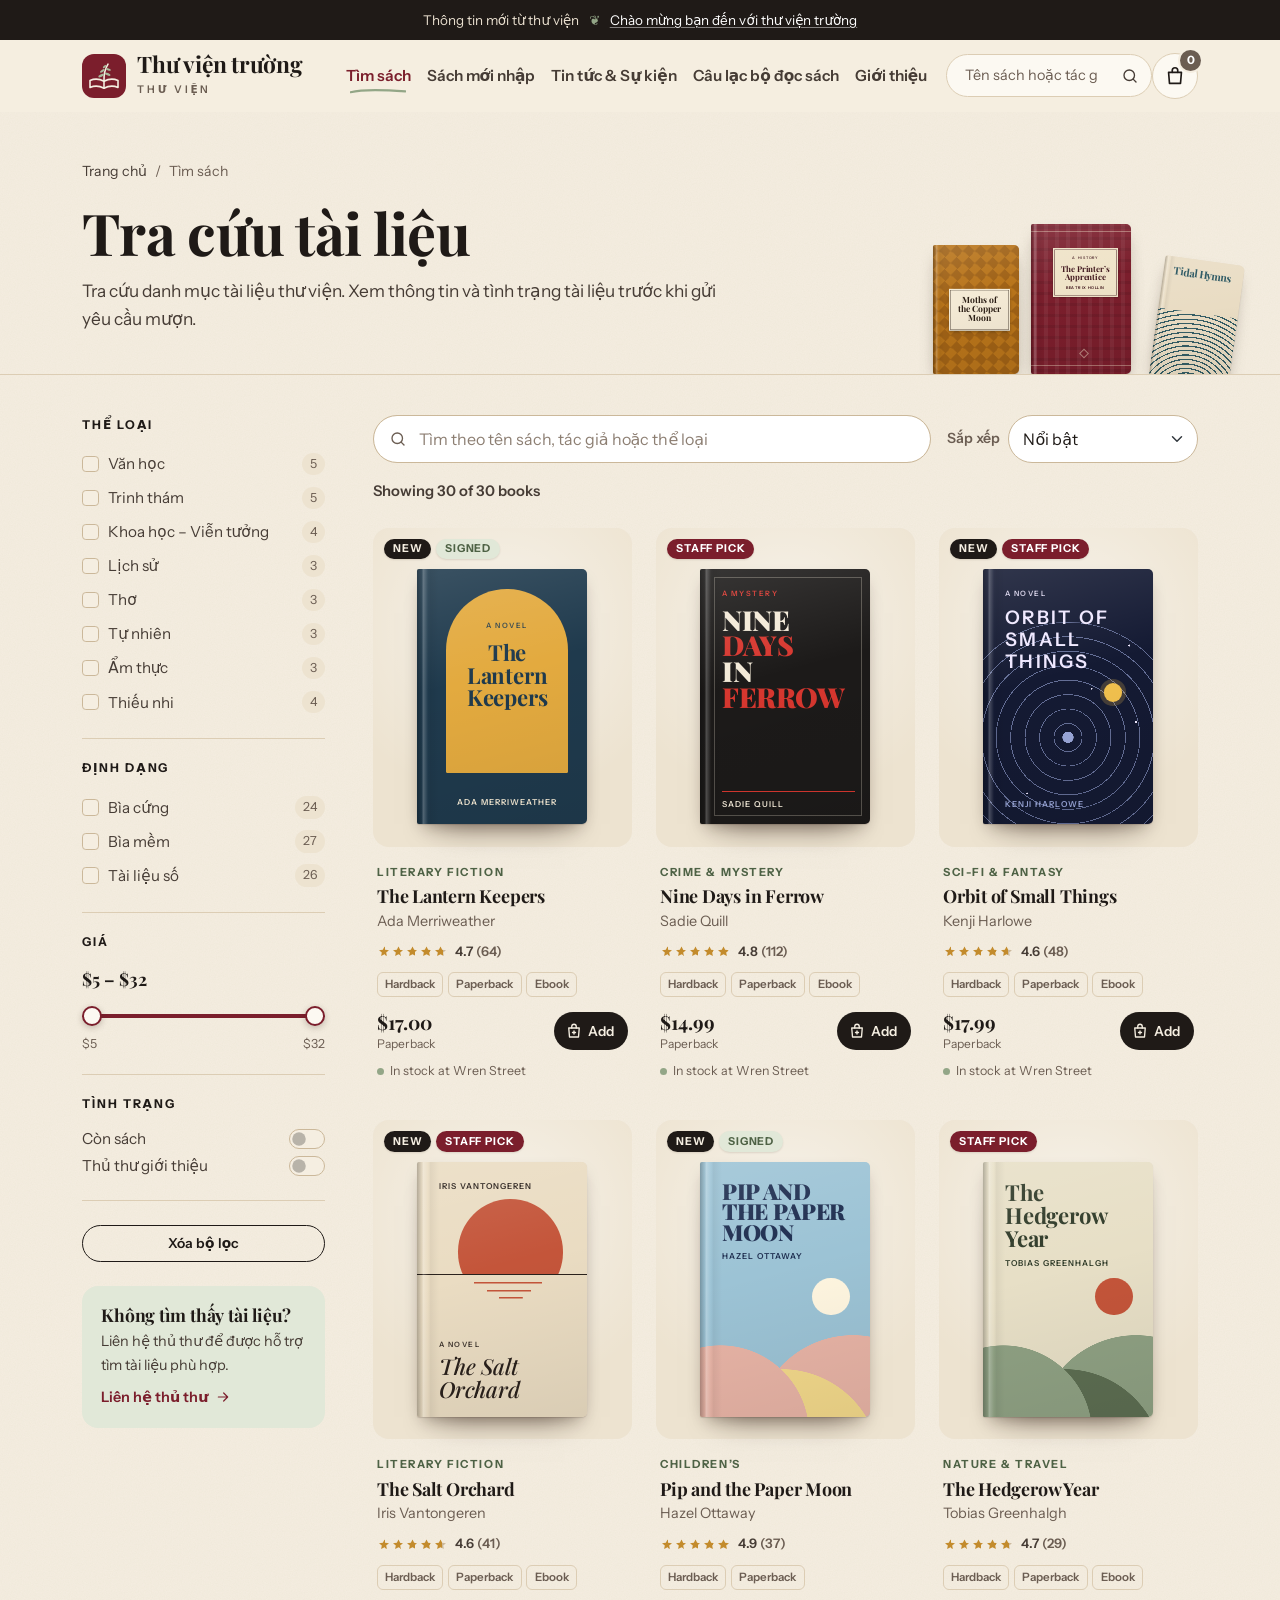
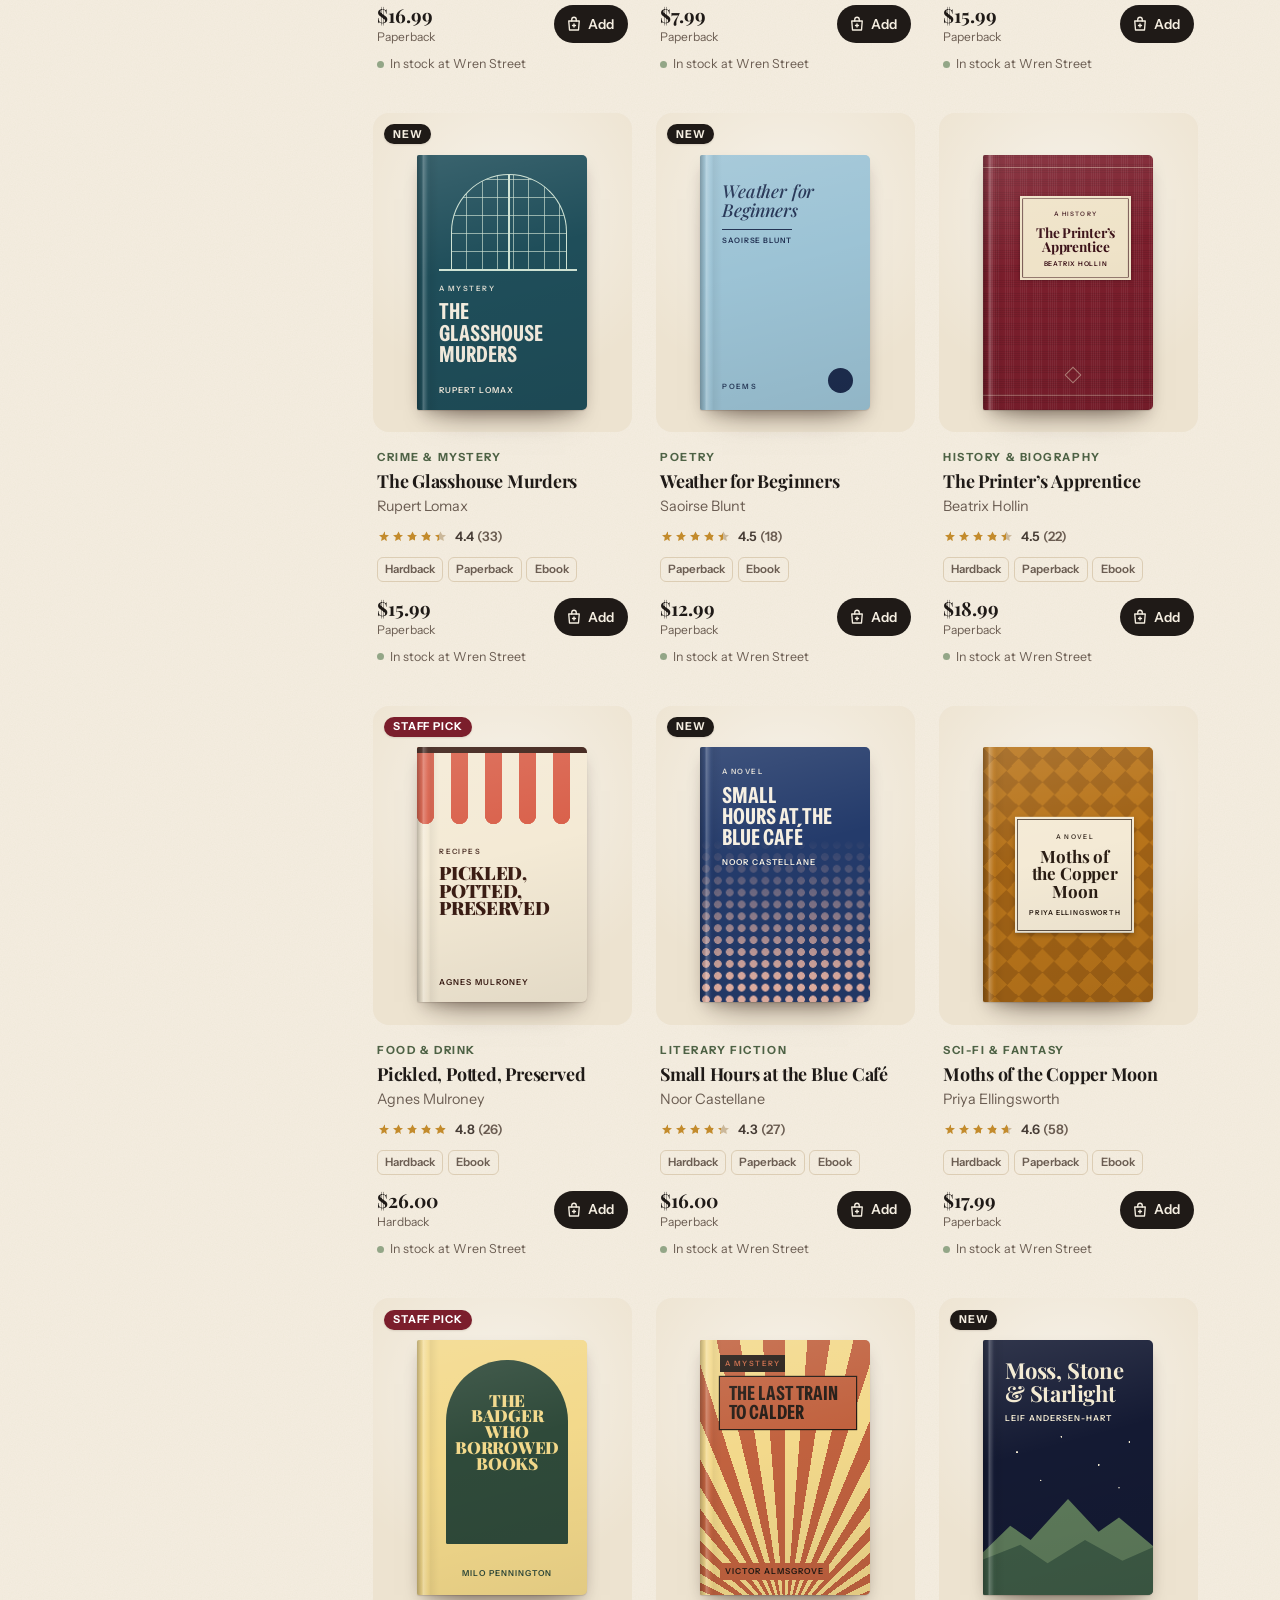
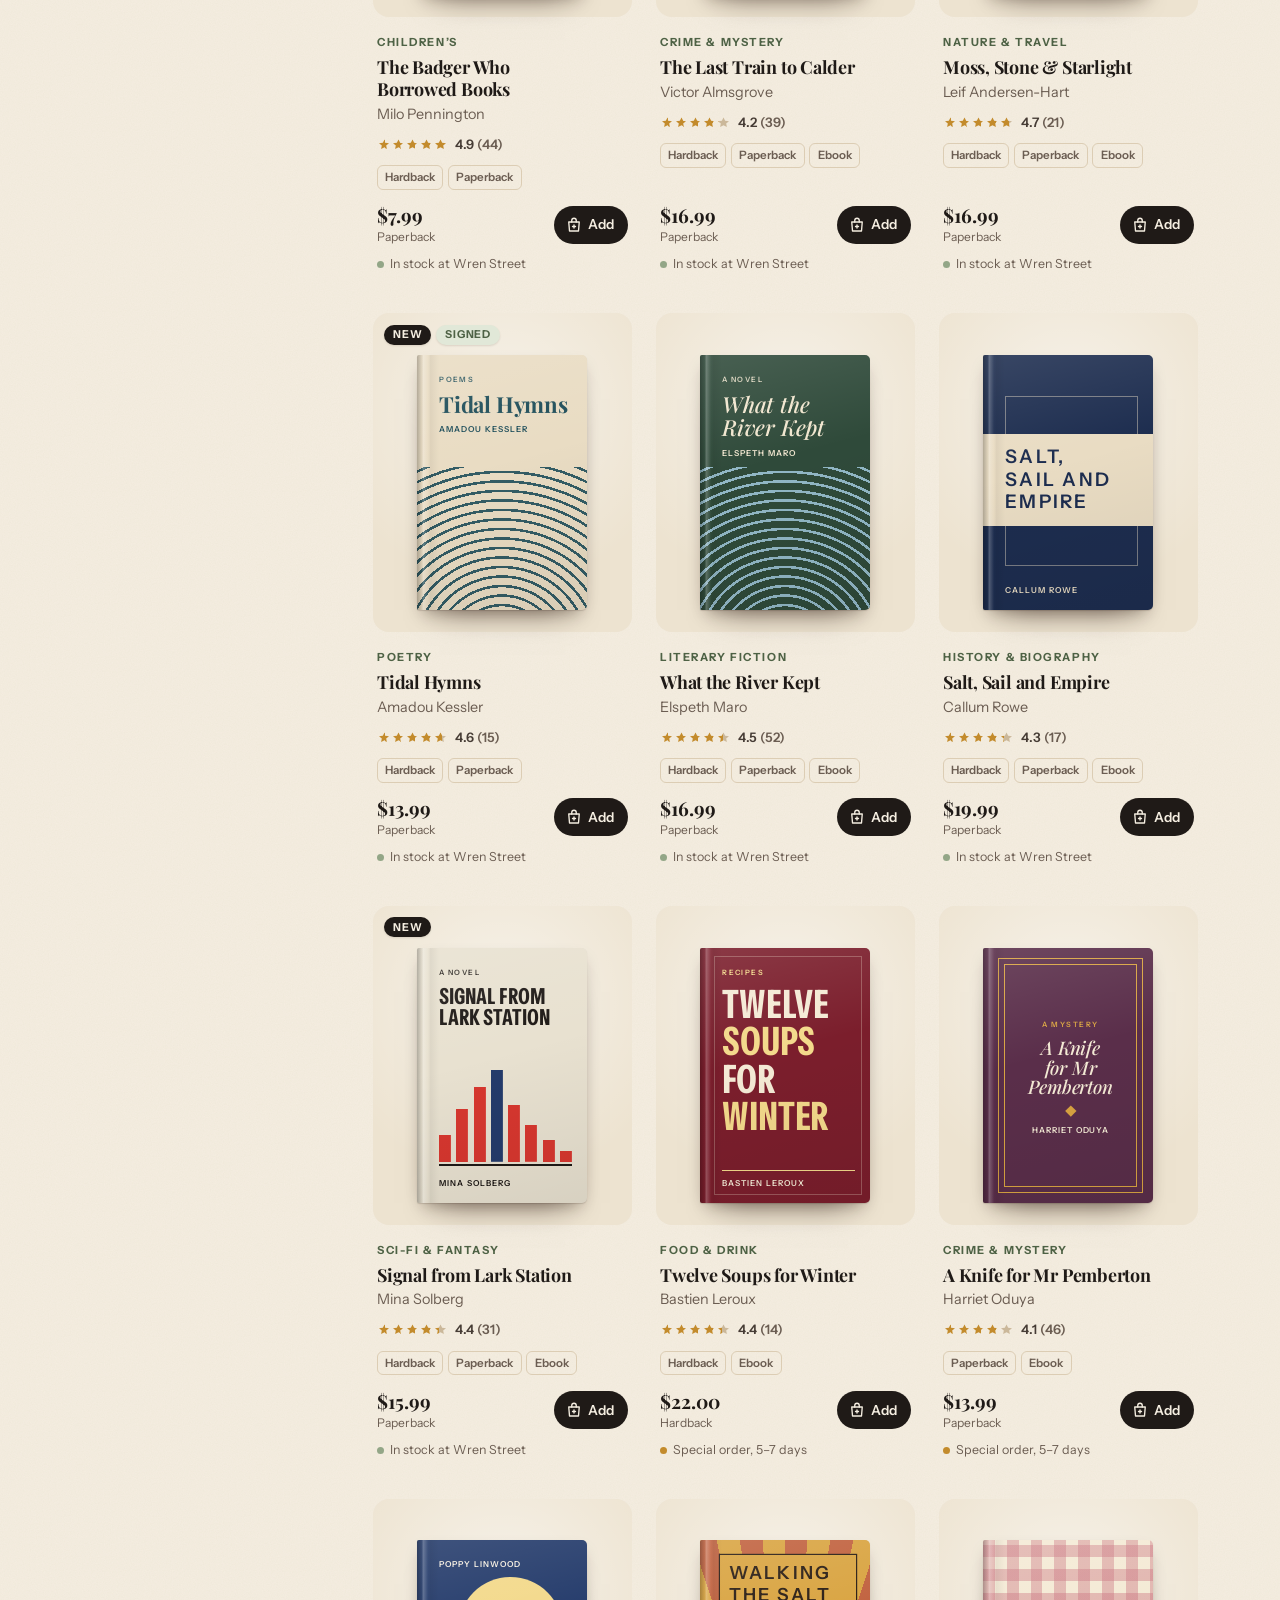
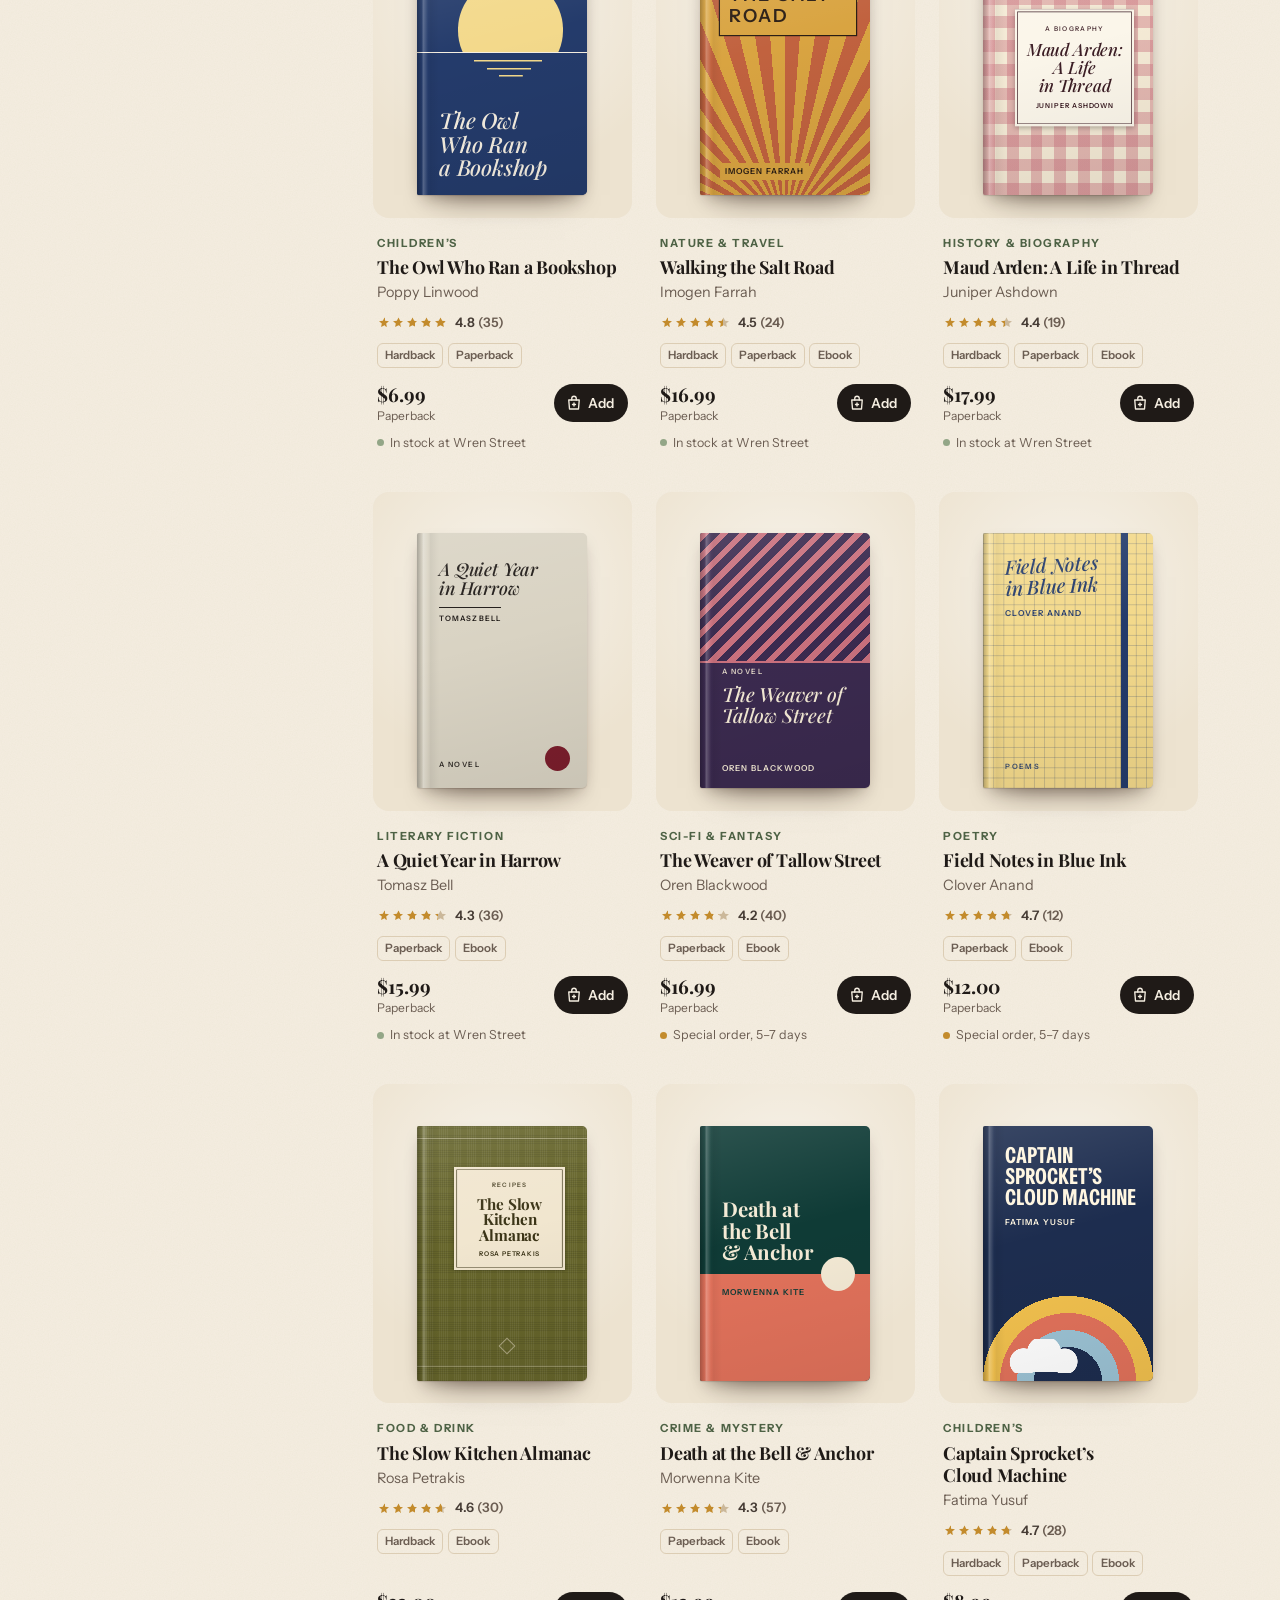
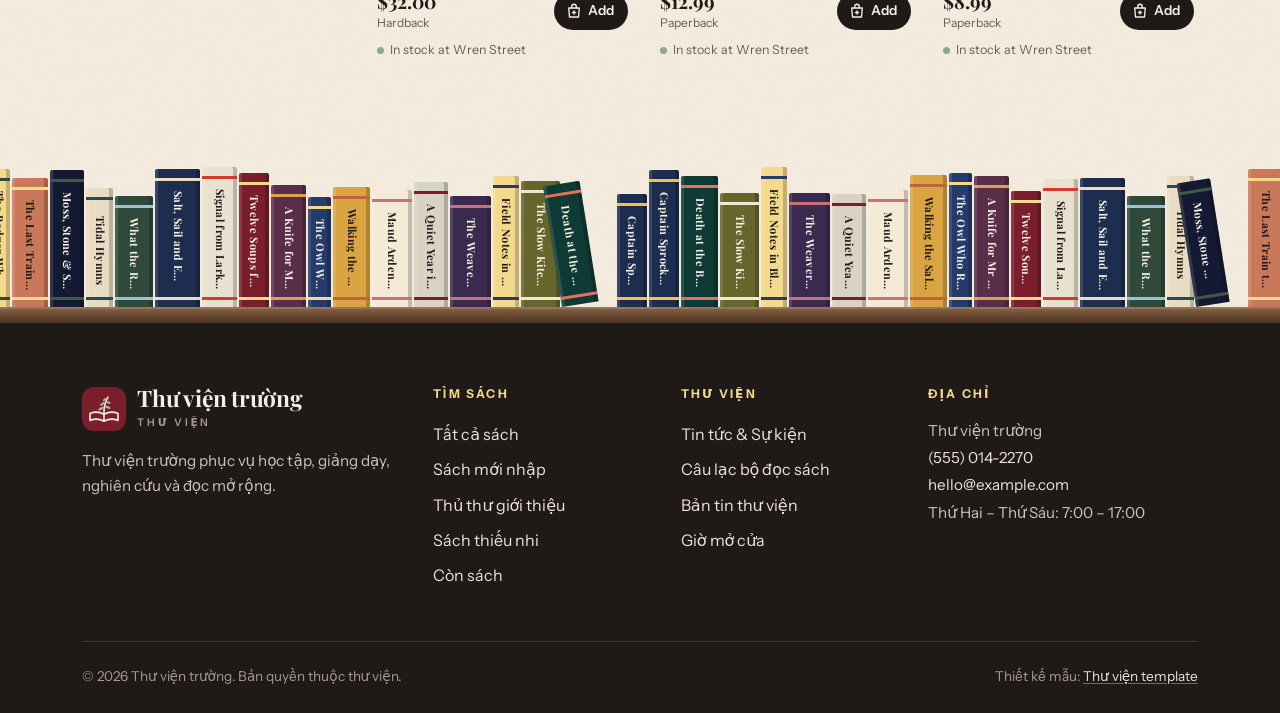
<file: shop.html>
<!DOCTYPE html>
<html lang="vi">
<head>
  <script>document.documentElement.classList.add('js')</script>
  <meta charset="utf-8">
  <meta name="viewport" content="width=device-width, initial-scale=1">
  <title>Tìm sách — Thư viện trường</title>
  <meta name="description" content="Xem tài liệu the Thư viện trường catalogue: filter tác giả genre, format, price and stock, then order for delivery or free collection from Wren Street.">
  <meta name="theme-color" content="#f5eee1">
  <link rel="icon" href="data:image/svg+xml,%3Csvg xmlns='http://www.w3.org/2000/svg' viewBox='0 0 44 44'%3E%3Crect width='44' height='44' rx='12' fill='%237b1e2c'/%3E%3Cpath d='M8 26.5c4.6-2 9.3-1.8 14 .8 4.7-2.6 9.4-2.8 14-.8v7c-4.6-2-9.3-1.8-14 .8-4.7-2.6-9.4-2.8-14-.8Z M22 26.6c-.2-6.2 1-11.6 4-16.4' fill='none' stroke='%23f5eee1' stroke-width='2'/%3E%3C/svg%3E">

  <link rel="preconnect" href="https://fonts.googleapis.com">
  <link rel="preconnect" href="https://fonts.gstatic.com" crossorigin>
  <link href="https://fonts.googleapis.com/css2?family=Instrument+Sans:wdth,wght@75..100,400..700&family=Playfair+Display:ital,wght@0,400..900;1,400..900&display=swap" rel="stylesheet">

  <link rel="stylesheet" href="css/vendor/bootstrap.min.css">
  <link rel="stylesheet" href="css/style.css">
</head>
<body>
  <a class="skip-link" href="#main">Chuyển đến nội dung chính</a>

  <!-- ============================ ANNOUNCEMENT ============================ -->
  <aside class="announce" aria-label="Thông báo thư viện">
    <div class="container">
      <p>Thông tin mới từ thư viện<span class="sep" aria-hidden="true">&#10086;</span><a href="index.html#events">Chào mừng bạn đến với thư viện trường</a></p>
    </div>
  </aside>

  <!-- ============================ HEADER ============================ -->
  <header class="site-header" data-header>
    <nav class="navbar navbar-expand-lg" aria-label="Điều hướng chính">
      <div class="container">
        <a class="brand" href="index.html" aria-label="Thư viện trường, home">
          <svg class="brand-mark" viewBox="0 0 44 44" aria-hidden="true">
            <rect width="44" height="44" rx="12" fill="#7b1e2c"/>
            <g fill="none" stroke="#f5eee1" stroke-width="1.6" stroke-linecap="round" stroke-linejoin="round">
              <path d="M8 26.5c4.6-2 9.3-1.8 14 .8 4.7-2.6 9.4-2.8 14-.8v7c-4.6-2-9.3-1.8-14 .8-4.7-2.6-9.4-2.8-14-.8Z"/>
              <path d="M22 27.3v7"/>
              <path d="M22 26.6c-.2-6.2 1-11.6 4-16.4"/>
            </g>
            <g fill="#a9bb9c">
              <ellipse cx="19.1" cy="21.6" rx="3.1" ry="1.25" transform="rotate(-28 19.1 21.6)"/>
              <ellipse cx="25.6" cy="20.2" rx="3.1" ry="1.25" transform="rotate(22 25.6 20.2)"/>
              <ellipse cx="20.4" cy="16.9" rx="2.7" ry="1.1" transform="rotate(-34 20.4 16.9)"/>
              <ellipse cx="26.4" cy="15.4" rx="2.5" ry="1.05" transform="rotate(18 26.4 15.4)"/>
              <ellipse cx="22.6" cy="12.6" rx="2.1" ry=".95" transform="rotate(-40 22.6 12.6)"/>
            </g>
          </svg>
          <span>
            <span class="brand-name">Thư viện trường</span>
            <span class="brand-sub">Thư viện</span>
          </span>
        </a>

        <div class="header-actions order-lg-last">
          <button class="cart-btn" type="button" data-bs-toggle="offcanvas" data-bs-target="#cart" aria-controls="cart" aria-label="Mở danh sách sách muốn mượn" data-cart-button>
            <svg viewBox="0 0 24 24" fill="none" stroke="currentColor" stroke-width="1.8" stroke-linecap="round" stroke-linejoin="round" aria-hidden="true"><path d="M5 8h14l-1 12H6L5 8Z"/><path d="M9 8V6a3 3 0 0 1 6 0v2"/></svg>
            <span class="cart-count is-empty" data-cart-count aria-hidden="true">0</span>
          </button>
          <button class="navbar-toggler" type="button" data-bs-toggle="collapse" data-bs-target="#main-nav" aria-controls="main-nav" aria-expanded="false" aria-label="Toggle navigation">
            <span class="toggler-bar"></span>
            <span class="toggler-bar"></span>
            <span class="toggler-bar"></span>
          </button>
        </div>

        <div class="collapse navbar-collapse" id="main-nav">
          <ul class="navbar-nav mx-lg-auto">
            <li class="nav-item"><a class="nav-link" href="shop.html" aria-current="page">Tìm sách</a></li>
            <li class="nav-item"><a class="nav-link" href="index.html#new">Sách mới nhập</a></li>
            <li class="nav-item"><a class="nav-link" href="index.html#events">Tin tức & Sự kiện</a></li>
            <li class="nav-item"><a class="nav-link" href="index.html#book-club">Câu lạc bộ đọc sách</a></li>
            <li class="nav-item"><a class="nav-link" href="index.html#visit">Giới thiệu</a></li>
          </ul>
          <form class="nav-search" action="shop.html" method="get" role="search">
            <label class="visually-hidden" for="nav-q">Tìm sách</label>
            <input id="nav-q" name="q" type="search" placeholder="Tên sách hoặc tác giả" autocomplete="off">
            <button type="submit" aria-label="Search"><svg viewBox="0 0 24 24" fill="none" stroke="currentColor" stroke-width="1.8" stroke-linecap="round" stroke-linejoin="round" aria-hidden="true"><circle cx="11" cy="11" r="7"/><path d="m20 20-3.5-3.5"/></svg></button>
          </form>
        </div>
      </div>
    </nav>
  </header>

  <main id="main">
    <section class="page-head" aria-labelledaria-label="shop-title">
      <div class="container">
        <nav aria-label="Breadcrumb">
          <ol class="breadcrumb">
            <li class="breadcrumb-item"><a href="index.html">Trang chủ</a></li>
            <li class="breadcrumb-item active" aria-current="page">Tìm sách</li>
          </ol>
        </nav>
        <h1 id="shop-title">Tra cứu tài liệu</h1>
        <p>Tra cứu danh mục tài liệu thư viện. Xem thông tin và tình trạng tài liệu trước khi gửi yêu cầu mượn.</p>
        <div class="page-head-books" aria-hidden="true">
          <div data-cover="moths-of-the-copper-moon" class="cover cover--tile " data-f="serif" style="--bg:#b8741a;--fg:#2a1d14;--ac:#8f5512;--ts:10.00cqi;--a2:#f4ead5;" aria-hidden="true"><span class="cover-art"></span><span class="cover-text"><span class="cover-kicker">A Novel</span><span class="cover-title"><span>Moths</span> <span>of</span> <span>the</span> <span>Copper</span> <span>Moon</span></span><span class="cover-author">Priya Ellingsworth</span></span></div>
          <div data-cover="the-printers-apprentice" class="cover cover--label " data-f="serif" style="--bg:#7b1e2c;--fg:#3a1017;--ac:#efe3c8;--ts:8.06cqi;" aria-hidden="true"><span class="cover-art"></span><span class="cover-text"><span class="cover-kicker">A History</span><span class="cover-title"><span>The</span> <span>Printer’s</span> <span>Apprentice</span></span><span class="cover-author">Beatrix Hollin</span></span></div>
          <div data-cover="tidal-hymns" class="cover cover--waves " data-f="serif" style="--bg:#e9dcc3;--fg:#1f4e5a;--ac:#1f4e5a;--ts:13.00cqi;" aria-hidden="true"><span class="cover-art"></span><span class="cover-text"><span class="cover-kicker">Poems</span><span class="cover-title"><span>Tidal</span> <span>Hymns</span></span><span class="cover-author">Amadou Kessler</span></span></div>
        </div>
      </div>
    </section>

    <div class="container shop-layout">
      <div class="row gx-xl-5 gy-4">
        <div class="col-lg-3">
          <div class="offcanvas-lg offcanvas-start" tabindex="-1" id="filters" aria-labelledaria-label="filters-title">
            <div class="offcanvas-header">
              <h2 class="offcanvas-title h4 d-lg-none" id="filters-title">Lọc tài liệu</h2>
              <button type="button" class="btn-close d-lg-none" data-bs-dismiss="offcanvas" data-bs-target="#filters" aria-label="Close filters"></button>
            </div>
            <div class="offcanvas-body d-block">
              <form class="filters-panel" data-filters aria-label="Lọc tài liệu">
                <fieldset class="filter-group">
                  <legend>Thể loại</legend>
                  <label class="filter-option"><input class="form-check-input" type="checkbox" name="genre" value="fiction"> Văn học <span class="count" data-genre-count="fiction">5</span></label>
                  <label class="filter-option"><input class="form-check-input" type="checkbox" name="genre" value="crime"> Trinh thám <span class="count" data-genre-count="crime">5</span></label>
                  <label class="filter-option"><input class="form-check-input" type="checkbox" name="genre" value="sff"> Khoa học – Viễn tưởng <span class="count" data-genre-count="sff">4</span></label>
                  <label class="filter-option"><input class="form-check-input" type="checkbox" name="genre" value="history"> Lịch sử <span class="count" data-genre-count="history">3</span></label>
                  <label class="filter-option"><input class="form-check-input" type="checkbox" name="genre" value="poetry"> Thơ <span class="count" data-genre-count="poetry">3</span></label>
                  <label class="filter-option"><input class="form-check-input" type="checkbox" name="genre" value="nature"> Tự nhiên <span class="count" data-genre-count="nature">3</span></label>
                  <label class="filter-option"><input class="form-check-input" type="checkbox" name="genre" value="food"> Ẩm thực <span class="count" data-genre-count="food">3</span></label>
                  <label class="filter-option"><input class="form-check-input" type="checkbox" name="genre" value="kids"> Thiếu nhi <span class="count" data-genre-count="kids">4</span></label>
                </fieldset>
                <fieldset class="filter-group">
                  <legend>Định dạng</legend>
                  <label class="filter-option"><input class="form-check-input" type="checkbox" name="format" value="hb"> Bìa cứng <span class="count" data-format-count="hb">24</span></label>
                  <label class="filter-option"><input class="form-check-input" type="checkbox" name="format" value="pb"> Bìa mềm <span class="count" data-format-count="pb">27</span></label>
                  <label class="filter-option"><input class="form-check-input" type="checkbox" name="format" value="eb"> Tài liệu số <span class="count" data-format-count="eb">26</span></label>
                </fieldset>
                <fieldset class="filter-group">
                  <legend>Giá</legend>
                  <output class="price-output" data-price-output for="price-min price-max">$5 &ndash; $32</output>
                  <div class="range" data-range>
                    <label class="visually-hidden" for="price-min">Giá tối thiểu</label>
                    <input type="range" id="price-min" name="min" min="5" max="32" value="5" data-price-min>
                    <label class="visually-hidden" for="price-max">Giá tối đa</label>
                    <input type="range" id="price-max" name="max" min="5" max="32" value="32" data-price-max>
                  </div>
                  <div class="range-scale" aria-hidden="true"><span>$5</span><span>$32</span></div>
                </fieldset>
                <fieldset class="filter-group">
                  <legend>Tình trạng</legend>
                  <div class="form-check form-switch filter-switch p-0">
                    <label class="form-check-label" for="f-stock">Còn sách</label>
                    <input class="form-check-input" type="checkbox" role="switch" id="f-stock" name="stock">
                  </div>
                  <div class="form-check form-switch filter-switch p-0">
                    <label class="form-check-label" for="f-picks">Thủ thư giới thiệu</label>
                    <input class="form-check-input" type="checkbox" role="switch" id="f-picks" name="picks">
                  </div>
                </fieldset>
                <button type="button" class="btn btn-outline-ink btn-sm w-100 mt-4" data-clear-filters>Xóa bộ lọc</button>
                <div class="filters-done d-lg-none">
                  <button type="button" class="btn btn-primary w-100" data-bs-dismiss="offcanvas" data-bs-target="#filters" data-show-results>Hiển thị 30 tài liệu</button>
                </div>
              </form>
              <aside class="shop-help" aria-labelledaria-label="help-title">
                <h2 id="help-title">Không tìm thấy tài liệu?</h2>
                <p>Liên hệ thủ thư để được hỗ trợ tìm tài liệu phù hợp.</p>
                <a class="link-arrow" href="tel:+15550142270">Liên hệ thủ thư <svg viewBox="0 0 24 24" fill="none" stroke="currentColor" stroke-width="1.8" stroke-linecap="round" stroke-linejoin="round" aria-hidden="true"><path d="M5 12h14M13 6l6 6-6 6"/></svg></a>
              </aside>
            </div>
          </div>
        </div>

        <div class="col-lg-9">
          <div class="shop-toolbar">
            <form class="shop-search" role="search" action="shop.html" method="get">
              <label class="visually-hidden" for="shop-search">Tìm theo tên sách, tác giả hoặc thể loại</label>
              <svg viewBox="0 0 24 24" fill="none" stroke="currentColor" stroke-width="1.8" stroke-linecap="round" stroke-linejoin="round" aria-hidden="true"><circle cx="11" cy="11" r="7"/><path d="m20 20-3.5-3.5"/></svg>
              <input class="form-control" type="search" id="shop-search" name="q" placeholder="Tìm theo tên sách, tác giả hoặc thể loại" autocomplete="off" data-shop-search>
            </form>
            <button class="btn btn-outline-ink d-lg-none filter-toggle" type="button" data-bs-toggle="offcanvas" data-bs-target="#filters" aria-controls="filters"><svg viewBox="0 0 24 24" fill="none" stroke="currentColor" stroke-width="1.8" stroke-linecap="round" stroke-linejoin="round" aria-hidden="true"><path d="M4 6h16M7 12h10M10 18h4"/></svg> Bộ lọc <span class="badge-count" data-filter-badge hidden>0</span></button>
            <div class="shop-sort">
              <label for="sort">Sắp xếp</label>
              <select class="form-select" id="sort" data-shop-sort>
                <option value="featured">Nổi bật</option>
                <option value="newest">Mới nhập</option>
                <option value="price-asc">Tên sách A–Z</option>
                <option value="price-desc">Tên sách Z–A</option>
                <option value="title">Tên sách A–Z</option>
                <option value="rating">Đánh giá cao</option>
              </select>
            </div>
          </div>

          <div class="result-bar">
            <p class="result-count" data-result-count aria-live="polite" tabindex="-1">Danh mục tài liệu</p>
            <div class="chips" data-chips hidden></div>
          </div>

          <div class="row row-cols-2 row-cols-md-3 row-cols-xxl-4 shop-grid" data-shop-grid></div>

          <div class="shop-empty" data-empty hidden>
            <svg viewBox="0 0 140 110" aria-hidden="true">
              <rect x="18" y="40" width="22" height="62" rx="2" fill="#7b1e2c"/><rect x="42" y="28" width="18" height="74" rx="2" fill="#1f4e5a"/><rect x="62" y="46" width="24" height="56" rx="2" fill="#d9a441"/>
              <rect x="10" y="102" width="120" height="6" rx="2" fill="#6b4a33"/>
              <circle cx="100" cy="46" r="18" fill="#fffdf6" stroke="#1f1a17" stroke-width="4"/><path d="m113 59 14 14" stroke="#1f1a17" stroke-width="6" stroke-linecap="round"/>
            </svg>
            <h2>Không tìm thấy tài liệu phù hợp</h2>
            <p>Thử thay đổi bộ lọc hoặc liên hệ thủ thư để được hỗ trợ.</p>
            <button type="button" class="btn btn-primary" data-clear-filters>Xóa bộ lọc</button>
          </div>
          <noscript><p class="shop-empty">Danh mục cần JavaScript để hiển thị và lọc. Vui lòng liên hệ thủ thư nếu cần hỗ trợ.</p></noscript>
        </div>
      </div>
    </div>
  </main>

  <!-- ============================ FOOTER ============================ -->
  <footer class="site-footer">
    <div class="footer-shelf" aria-hidden="true">
      <div class="spines" data-spines></div>
    </div>
    <div class="footer-main">
      <div class="container">
        <div class="footer-grid">
          <div>
            <a class="brand" href="index.html" aria-label="Thư viện trường, home">
              <svg class="brand-mark" viewBox="0 0 44 44" aria-hidden="true">
            <rect width="44" height="44" rx="12" fill="#7b1e2c"/>
            <g fill="none" stroke="#f5eee1" stroke-width="1.6" stroke-linecap="round" stroke-linejoin="round">
              <path d="M8 26.5c4.6-2 9.3-1.8 14 .8 4.7-2.6 9.4-2.8 14-.8v7c-4.6-2-9.3-1.8-14 .8-4.7-2.6-9.4-2.8-14-.8Z"/>
              <path d="M22 27.3v7"/>
              <path d="M22 26.6c-.2-6.2 1-11.6 4-16.4"/>
            </g>
            <g fill="#a9bb9c">
              <ellipse cx="19.1" cy="21.6" rx="3.1" ry="1.25" transform="rotate(-28 19.1 21.6)"/>
              <ellipse cx="25.6" cy="20.2" rx="3.1" ry="1.25" transform="rotate(22 25.6 20.2)"/>
              <ellipse cx="20.4" cy="16.9" rx="2.7" ry="1.1" transform="rotate(-34 20.4 16.9)"/>
              <ellipse cx="26.4" cy="15.4" rx="2.5" ry="1.05" transform="rotate(18 26.4 15.4)"/>
              <ellipse cx="22.6" cy="12.6" rx="2.1" ry=".95" transform="rotate(-40 22.6 12.6)"/>
            </g>
          </svg>
              <span>
                <span class="brand-name">Thư viện trường</span>
                <span class="brand-sub">Thư viện</span>
              </span>
            </a>
            <p class="footer-about">Thư viện trường phục vụ học tập, giảng dạy, nghiên cứu và đọc mở rộng.</p>
          </div>
          <div class="footer-col">
            <h2>Tìm sách</h2>
            <ul class="footer-links">
              <li><a href="shop.html">Tất cả sách</a></li>
              <li><a href="index.html#new">Sách mới nhập</a></li>
              <li><a href="shop.html?picks=1">Thủ thư giới thiệu</a></li>
              <li><a href="shop.html?genre=kids">Sách thiếu nhi</a></li>
              <li><a href="shop.html?stock=1">Còn sách</a></li>
            </ul>
          </div>
          <div class="footer-col">
            <h2>Thư viện</h2>
            <ul class="footer-links">
              <li><a href="index.html#events">Tin tức & Sự kiện</a></li>
              <li><a href="index.html#book-club">Câu lạc bộ đọc sách</a></li>
              <li><a href="index.html#newsletter">Bản tin thư viện</a></li>
              <li><a href="index.html#visit">Giờ mở cửa</a></li>
            </ul>
          </div>
          <div class="footer-col">
            <h2>Địa chỉ</h2>
            <address class="footer-address">
              Thư viện trường<br>
              <a href="tel:+15550142270">(555) 014-2270</a><br>
              <a href="mailto:hello@example.com">hello@example.com</a><br>
              Thứ Hai – Thứ Sáu: 7:00 – 17:00
            </address>
          </div>
        </div>
        <div class="footer-bottom">
          <p class="m-0">&copy; <span data-year>2026</span> Thư viện trường. Bản quyền thuộc thư viện.</p>
          <p class="m-0">Thiết kế mẫu: <a href="https://uicookies.com/">Thư viện template</a></p>
        </div>
      </div>
    </div>
  </footer>

  <!-- ============================ BASKET DRAWER ============================ -->
  <div class="offcanvas offcanvas-end cart-drawer" tabindex="-1" id="cart" aria-labelledaria-label="cart-title">
    <div class="offcanvas-header">
      <h2 class="offcanvas-title" id="cart-title" tabindex="-1">Sách muốn mượn <span data-cart-heading-count></span></h2>
      <button type="button" class="btn-close" data-bs-dismiss="offcanvas" aria-label="Close danh sách muốn mượn"></button>
    </div>
    <div class="cart-ship">
      <p data-ship-msg>Bạn còn <strong>$35.00</strong> </p>
      <div class="ship-track" aria-hidden="true"><span data-ship-bar></span></div>
    </div>
    <div class="offcanvas-body">
      <ul class="cart-lines" data-cart-items aria-label="Books in your danh sách muốn mượn"></ul>
      <div class="cart-empty" data-cart-empty>
        <svg viewBox="0 0 120 110" aria-hidden="true">
          <path d="M22 38h76l-6 62H28Z" fill="#ede3d0" stroke="#6b5d52" stroke-width="2" stroke-linejoin="round"/>
          <path d="M44 38V28a16 16 0 0 1 32 0v10" fill="none" stroke="#6b5d52" stroke-width="2" stroke-linecap="round"/>
          <path d="M60 58c-.3 9 1.2 17 5 24" fill="none" stroke="#4e6245" stroke-width="2" stroke-linecap="round"/>
          <g fill="#93a687"><ellipse cx="56" cy="66" rx="5" ry="2" transform="rotate(-30 56 66)"/><ellipse cx="66" cy="63" rx="5" ry="2" transform="rotate(25 66 63)"/><ellipse cx="57" cy="74" rx="4.6" ry="1.9" transform="rotate(-25 57 74)"/><ellipse cx="67.5" cy="72" rx="4.4" ry="1.8" transform="rotate(30 67.5 72)"/></g>
        </svg>
        <h3>Danh sách sách muốn mượn đang trống</h3>
        <p>Hãy bắt đầu từ gợi ý của thủ thư.</p>
        <a class="btn btn-primary" href="shop.html?picks=1">Xem sách thủ thư giới thiệu</a>
      </div>
    </div>
    <div class="cart-footer" data-cart-footer hidden>
      <dl class="cart-total"><dt>Tổng số sách</dt><dd data-cart-subtotal>$0.00</dd></dl>
      <p class="small mb-3">Danh sách lưu các sách bạn muốn gửi yêu cầu mượn.</p>
      <button type="button" class="btn btn-primary btn-lg w-100" data-checkout>Gửi yêu cầu mượn</button>
      <p class="cart-note" data-checkout-note hidden role="status">Gửi yêu cầu mượn is not connected in this template. Link this button to your shop platform or payment provider to take orders.</p>
    </div>
  </div>

  <!-- Visual toast (screen readers get the live region below instead) -->
  <div class="toast-lite" data-toast aria-hidden="true">
    <div class="toast-cover" data-toast-cover></div>
    <div class="toast-text"><em>Đã thêm vào danh sách</em><strong data-toast-title></strong><span data-toast-format></span></div>
    <button type="button" tabindex="-1" data-toast-open>Xem</button>
  </div>
  <div class="visually-hidden" aria-live="polite" data-live></div>

  <script src="js/vendor/bootstrap.bundle.min.js"></script>
  <script src="js/main.js"></script>
</body>
</html>
</file>
<file: css/auth.css>
/* Auth pages — shared styles */
.auth-shell{min-height:calc(100vh - 160px);display:grid;place-items:center;padding:3rem 0}
.auth-card{width:min(100%,560px);background:var(--card,#fcf9f2);border:1px solid var(--line,#dccdb4);border-radius:24px;padding:clamp(1.25rem,4vw,2.5rem);box-shadow:var(--shadow,0 14px 34px -14px rgba(49,30,18,.2))}
.auth-kicker{color:var(--primary,#7b1e2c);font-size:.76rem;font-weight:700;letter-spacing:.12em;text-transform:uppercase}
.auth-title{font-family:var(--font-display,Georgia,serif);font-size:clamp(2rem,5vw,2.65rem);line-height:1.12;margin:.45rem 0 1rem;color:var(--ink,#1f1a17)}
.auth-muted{color:var(--ink-3,#6b5d52)}
.auth-form .form-label{font-weight:600;color:var(--ink-2,#463c35)}
.auth-form .form-control{min-height:48px;border-color:var(--line-2,#cbb89a);background:#fffdf9}
.auth-form .form-control:focus{border-color:var(--primary,#7b1e2c);box-shadow:0 0 0 .2rem rgba(123,30,44,.13)}
.auth-form .btn-primary{min-height:48px;background:var(--primary,#7b1e2c);border-color:var(--primary,#7b1e2c)}
.auth-form .btn-primary:hover{background:var(--primary-2,#5f1520);border-color:var(--primary-2,#5f1520)}
.auth-divider{display:flex;align-items:center;gap:.75rem;color:var(--ink-3,#6b5d52);font-size:.85rem;margin:1.25rem 0}
.auth-divider:before,.auth-divider:after{content:"";height:1px;background:var(--line,#dccdb4);flex:1}
.auth-links{display:flex;flex-wrap:wrap;justify-content:space-between;gap:.5rem}
.auth-links a,.auth-back{font-weight:600}
.auth-password-wrap{position:relative}
.auth-password-wrap .form-control{padding-right:5rem}
.auth-toggle{position:absolute;right:.65rem;top:50%;transform:translateY(-50%);border:0;background:transparent;color:var(--primary,#7b1e2c);font-size:.85rem;font-weight:600}
.auth-note{border-radius:12px;padding:.8rem 1rem;font-size:.9rem}
.auth-note-demo{background:#fff2d6;border:1px solid #e8c98b;color:#674a13}
.auth-note-success{background:#e5efdf;border:1px solid #b6cba9;color:#344e2c}
.auth-note-error{background:#f8e3e0;border:1px solid #e5b9b1;color:#7b1e2c}
.auth-brand{display:inline-flex;align-items:center;gap:.65rem;color:var(--ink,#1f1a17);text-decoration:none;font-weight:700}
.auth-brand:hover{color:var(--primary,#7b1e2c)}
.auth-brand-mark{width:38px;height:38px;display:grid;place-items:center;border-radius:11px;background:var(--primary,#7b1e2c);color:#f5eee1;font-family:Georgia,serif;font-size:1.25rem}
.auth-topbar{padding:1.2rem 0;border-bottom:1px solid var(--line,#dccdb4)}
.auth-footer{text-align:center;color:var(--ink-3,#6b5d52);font-size:.85rem;padding:1.5rem 0}
.auth-step{display:none}.auth-step.active{display:block}
@media(max-width:575.98px){.auth-shell{padding:1.5rem 0}.auth-card{border-radius:18px}.auth-links{flex-direction:column}}
</file>
